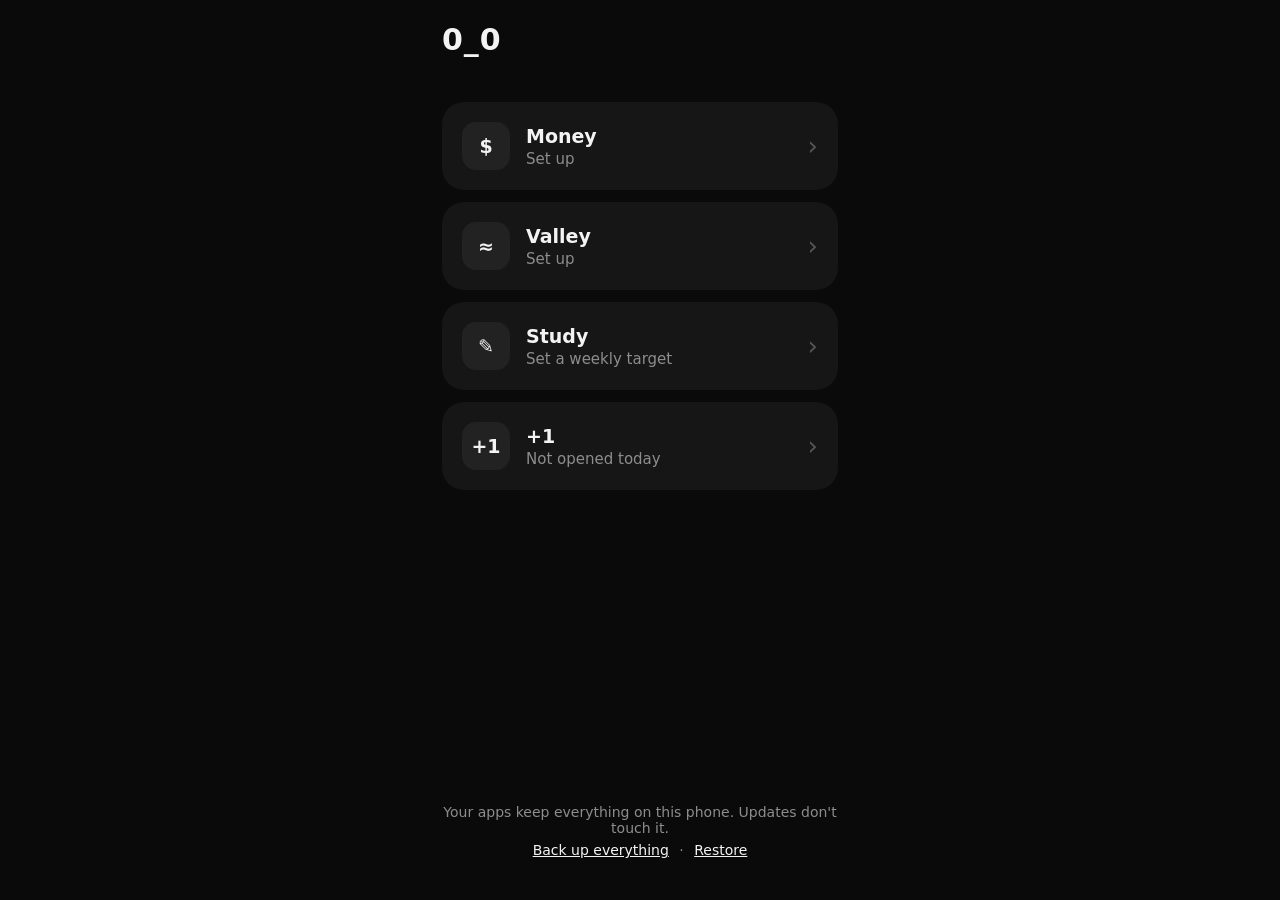
<file: index.html>
<!DOCTYPE html>
<html lang="en">
<head>
<meta charset="utf-8">
<meta name="viewport" content="width=device-width, initial-scale=1, viewport-fit=cover">
<meta name="theme-color" content="#0a0a0a">
<title>0_0</title>
<link rel="manifest" href="manifest.json">
<link rel="icon" href="icon-192.png">
<link rel="apple-touch-icon" href="icon-192.png">
<style>
  :root { --bg: #0a0a0a; --card: #161616; --line: #232323; --text: #f3f3f3; --muted: #8d8d8d; --dim: #3d3d3d; --green: #3ecf8e; --amber: #e8a857; }
  * { box-sizing: border-box; }
  html, body { margin: 0; height: 100%; }
  body { background: var(--bg); color: var(--text); font-family: system-ui, -apple-system, "Segoe UI", Roboto, sans-serif; -webkit-tap-highlight-color: transparent; }
  main { max-width: 440px; min-height: 100%; margin: 0 auto; display: flex; flex-direction: column; padding: calc(22px + env(safe-area-inset-top)) 22px calc(22px + env(safe-area-inset-bottom)); }
  .mark { font-size: 30px; font-weight: 700; letter-spacing: 1px; min-height: 40px; }
  .mark.dim { color: var(--dim); letter-spacing: -1px; }
  .apps { margin-top: 40px; display: flex; flex-direction: column; gap: 12px; }
  .app { display: flex; align-items: center; gap: 16px; padding: 20px; border-radius: 22px; background: var(--card); color: inherit; text-decoration: none; }
  .app:active { transform: scale(.985); }
  .ic { flex: none; width: 48px; height: 48px; border-radius: 14px; display: grid; place-items: center; background: #222; font-size: 19px; font-weight: 700; }
  .app div { flex: 1; min-width: 0; }
  .app b { display: block; font-size: 19px; }
  .app small { display: block; margin-top: 3px; font-size: 15px; color: var(--muted); }
  .go { color: #555; font-size: 26px; }
  .green { color: var(--green) !important; } .amber { color: var(--amber) !important; }
  .stack { margin-top: 60px; font-size: 52px; font-weight: 700; letter-spacing: -1.5px; line-height: 1.05; color: var(--green); }
  .quiet .app { opacity: .45; }
  .backup { margin-top: auto; padding-top: 30px; text-align: center; font-size: 14px; color: var(--muted); }
  .backup button { font: inherit; color: var(--text); background: none; border: none; text-decoration: underline; padding: 6px; }
</style>
</head>
<body>
<main>
  <div class="mark" id="face">0_0</div>
  <div class="stack" id="stack" hidden></div>
  <div class="apps" id="apps">
    <a class="app" href="money/"><span class="ic">$</span><div><b>Money</b><small id="moneyLine">&nbsp;</small></div><span class="go">›</span></a>
    <a class="app" href="valley/"><span class="ic">≈</span><div><b>Valley</b><small id="valleyLine">&nbsp;</small></div><span class="go">›</span></a>
    <a class="app" href="study/"><span class="ic">✎</span><div><b>Study</b><small id="studyLine">&nbsp;</small></div><span class="go">›</span></a>
    <a class="app" href="plusone/"><span class="ic">+1</span><div><b>+1</b><small id="plusLine">&nbsp;</small></div><span class="go">›</span></a>
  </div>
  <p class="backup">Your apps keep everything on this phone. Updates don't touch it.<br>
    <button id="save">Back up everything</button> · <button id="load">Restore</button></p>
</main>
<input type="file" id="file" accept="application/json,.json" hidden>
<script src="money/money.js"></script>
<script>
  // The start screen: one line per app, so most days you don't need to open any of them.
  // Money's line is worked out fresh. Valley, Study and +1 each leave a line when you open them.
  function render() {
    const m = document.getElementById('moneyLine'), p = document.getElementById('plusLine'), st = document.getElementById('studyLine'), face = document.getElementById('face');
    const s = load();
    face.textContent = '0_0'; face.className = 'mark';
    if (!s || !validState(s)) m.textContent = 'Set up';
    else {
      const st = getStatus(s);
      if (st.anyDue || !st.act) { m.textContent = 'Time to log'; m.className = ''; }
      else if (st.chillin) { m.textContent = 'You’re chillin'; m.className = 'green'; face.textContent = '-_-'; face.className = 'mark dim'; }
      else {
        const w = thisWeek(st);
        m.className = '';
        m.innerHTML = w.hours + ' hrs this week · ' + (w.ahead > 0 ? '<span class="green">' + w.ahead + ' ahead</span>'
          : w.ahead < 0 ? '<span class="amber">' + -w.ahead + ' behind</span>' : 'on track');
      }
    }
    // Study and +1 each leave a line behind when you open them.
    const read = k => { try { return JSON.parse(localStorage.getItem(k)); } catch { return null; } };
    const now = new Date(), day = Date.UTC(now.getFullYear(), now.getMonth(), now.getDate()) / 864e5;
    const monday = new Date((day - ((new Date(day * 864e5).getUTCDay() + 6) % 7)) * 864e5).toISOString().slice(0, 10);
    const sl = read('0_0-line-study'), sThisWeek = !!(sl && sl.week === monday);   // Study runs Mon–Sun
    st.textContent = sThisWeek ? sl.text : sl ? 'New week' : 'Set a weekly target';
    st.className = sThisWeek && sl.done ? 'green' : '';
    let line = read('plus-one-line');
    const pd = new Date(Date.now() - 4 * 36e5), plusToday = Date.UTC(pd.getFullYear(), pd.getMonth(), pd.getDate()) / 864e5;   // +1's day ends at 4 AM
    const fresh = line && line.day === plusToday;
    p.textContent = fresh ? line.text : 'Not opened today';
    // Valley leaves its line too. The days to Dam Day are counted fresh, so an old line still reads right.
    const vl = read('0_0-line-valley'), v = document.getElementById('valleyLine');
    let vQuiet = false;
    v.className = '';
    if (!localStorage.getItem('0_0-valley-v1') || !vl || !vl.split) v.textContent = 'Set up';
    else {
      const left = Math.round((Date.UTC(+vl.split.slice(0, 4), +vl.split.slice(5, 7) - 1, +vl.split.slice(8, 10)) / 864e5) - day);
      if (left <= 0) { v.textContent = 'Dam Day: time to split'; v.className = 'amber'; }
      else if (vl.kind === 'check') { v.textContent = vl.note + ' · Dam Day in ' + left + (left === 1 ? ' day' : ' days'); v.className = 'amber'; }
      else { v.textContent = 'On track · Dam Day in ' + left + (left === 1 ? ' day' : ' days'); vQuiet = true; }
    }

    // Chillin stacks, but only when every app is quiet at once.
    const quiet = [m.textContent === 'You’re chillin', vQuiet, !!(sThisWeek && sl.done), !!(fresh && line.done)];
    const all = quiet.every(Boolean), n = quiet.length;
    const LEVELS = ['', 'You’re chillin', 'You’re hecka chillin', 'You’re mega chillin bruh'];
    document.getElementById('stack').hidden = !all;
    document.getElementById('stack').innerHTML = all ? (LEVELS[n] || LEVELS[3]).replace(' ch', '<br>ch') : '';
    document.getElementById('apps').className = 'apps' + (all ? ' quiet' : '');
    if (all) { face.textContent = '-_-'; face.className = 'mark dim'; }
  }
  // One file with everything the apps have saved, so an update or a wiped browser can't lose it.
  const KEYS = ['0_0-money-v1', '0_0-valley-v1', '0_0-study-v1', 'plus-one-v1', 'plus-one-trackers-v1'];
  document.getElementById('save').onclick = () => {
    const data = { app: '0_0', kind: 'everything', exported: new Date().toISOString().slice(0, 10), keys: {} };
    for (const k of KEYS) { const v = localStorage.getItem(k); if (v) data.keys[k] = v; }
    const a = document.createElement('a');
    a.href = URL.createObjectURL(new Blob([JSON.stringify(data, null, 1)], { type: 'application/json' }));
    a.download = '0_0-backup-' + data.exported + '.json';
    a.click();
    setTimeout(() => URL.revokeObjectURL(a.href), 1000);
  };
  document.getElementById('load').onclick = () => document.getElementById('file').click();
  document.getElementById('file').onchange = e => {
    const f = e.target.files[0];
    if (!f) return;
    f.text().then(t => {
      let d; try { d = JSON.parse(t); } catch {}
      // A single app's backup carries its kind; Valley's goes back to Valley, never into Money.
      const keys = d && (d.keys || (d.state ? { [d.kind === 'valley' ? '0_0-valley-v1' : '0_0-money-v1']: JSON.stringify(d.state) } : null));
      if (!keys) return alert('That file isn’t a 0_0 backup.');
      if (!confirm('Replace what’s on this phone with the backup from ' + (d.exported || 'that file') + '?')) return;
      for (const [k, v] of Object.entries(keys)) localStorage.setItem(k, v);
      render();
      alert('Restored.');
    }).finally(() => { e.target.value = ''; });
  };

  render();
  document.addEventListener('visibilitychange', () => { if (!document.hidden) render(); });
  window.addEventListener('pageshow', render);
  if ('serviceWorker' in navigator && location.protocol.startsWith('http')) navigator.serviceWorker.register('sw.js').catch(() => {});
</script>
</body>
</html>
</file>
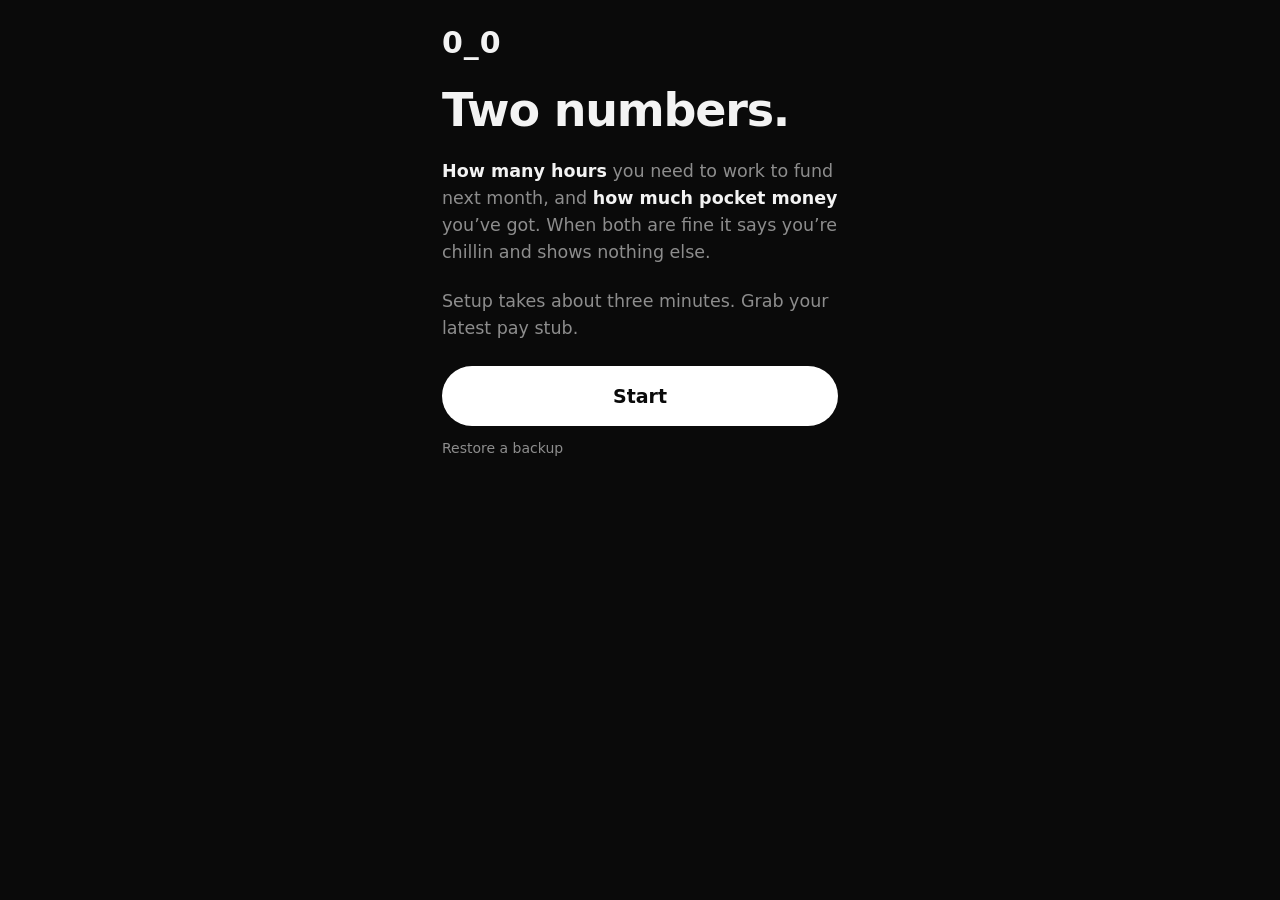
<file: money/index.html>
<!DOCTYPE html>
<html lang="en">
<head>
<meta charset="utf-8">
<meta name="viewport" content="width=device-width, initial-scale=1, viewport-fit=cover">
<meta name="theme-color" content="#0a0a0a">
<title>0_0</title>
<link rel="manifest" href="../manifest.json">
<link rel="icon" href="../icon-192.png">
<link rel="apple-touch-icon" href="../icon-192.png">
<style>
  :root {
    --bg: #0a0a0a; --card: #1a1a1a; --line: #232323; --text: #f3f3f3; --muted: #8d8d8d; --dim: #3d3d3d;
    --green: #3ecf8e; --green-faint: rgba(62, 207, 142, .34); --amber: #e8a857; --red: #e5645e; --track: #262626;
  }
  * { box-sizing: border-box; }
  [hidden] { display: none !important; }
  html, body { margin: 0; height: 100%; }
  body {
    background: var(--bg); color: var(--text);
    font-family: system-ui, -apple-system, "Segoe UI", Roboto, sans-serif;
    font-variant-numeric: tabular-nums;
    -webkit-tap-highlight-color: transparent;
  }
  button { font: inherit; color: inherit; background: none; border: none; padding: 0; cursor: pointer; }
  input { font: inherit; color: inherit; }
  p { margin: 0; }
  h1, h2 { margin: 0; }

  .screen {
    max-width: 440px; min-height: 100%; margin: 0 auto;
    display: flex; flex-direction: column;
    padding: calc(22px + env(safe-area-inset-top)) 22px calc(22px + env(safe-area-inset-bottom));
  }
  .screen.reveal { animation: reveal .5s ease-out; }
  @keyframes reveal { from { opacity: 0; transform: translateY(8px); } to { opacity: 1; transform: none; } }
  .spacer { flex: 1; min-height: 24px; }
  .c { text-align: center; }
  .green { color: var(--green); } .amber { color: var(--amber); } .red { color: var(--red); }

  /* Top bar: the face and the gear */
  .top { display: flex; justify-content: space-between; align-items: center; min-height: 40px; }
  .mark { font-size: 30px; font-weight: 700; letter-spacing: 1px; color: inherit; text-decoration: none; }
  .top.dim { color: var(--dim); }
  .top.dim .mark { letter-spacing: -1px; }
  .icon { display: grid; place-items: center; width: 44px; height: 44px; margin: -10px -10px -10px 0; color: inherit; }
  .head { display: flex; align-items: center; gap: 10px; min-height: 40px; }
  .head .icon { margin: -10px 0 -10px -10px; color: #ddd; }
  .head h2 { font-size: 23px; font-weight: 700; }

  /* Home */
  .label { font-size: 12px; letter-spacing: 1.7px; text-transform: uppercase; color: var(--muted); font-weight: 600; }
  .hero { margin-top: 48px; text-align: center; }
  .big { display: flex; justify-content: center; align-items: baseline; gap: 6px; margin-top: 10px; }
  .big b { font-size: 104px; font-weight: 700; letter-spacing: -4px; line-height: 1; }
  .big span { font-size: 36px; font-weight: 600; color: #9a9a9a; }
  .big.word b { font-size: 64px; letter-spacing: -2px; }
  .sub { margin-top: 12px; font-size: 18px; color: var(--muted); text-align: center; }
  .sub b { color: var(--text); font-weight: 600; }
  .bar { position: relative; height: 12px; margin-top: 36px; border-radius: 6px; background: var(--track); }
  .bar i { position: absolute; top: 0; bottom: 0; }
  .bar .paid { left: 0; border-radius: 6px 0 0 6px; background: var(--green); }
  .bar .logged { background: var(--green-faint); }
  .bar .gap { width: 3px; margin-left: -1.5px; background: var(--bg); }
  .bar .now { top: -4px; bottom: -4px; border: 1.5px solid rgba(255, 255, 255, .6); border-radius: 8px; }
  .barl { display: flex; justify-content: space-between; margin-top: 12px; font-size: 15px; color: var(--muted); }
  .wkbar { height: 8px; margin: 18px auto 0; max-width: 260px; border-radius: 4px; background: #262626; overflow: hidden; }
  .wkbar i { display: block; height: 100%; border-radius: 4px; background: var(--green); }
  .field.stack select { width: 100%; background: none; border: none; outline: none; color: var(--text); font: inherit; font-size: 22px; font-weight: 700; padding: 6px 0; color-scheme: dark; }
  .cover { position: fixed; inset: 0; z-index: 5; background: var(--bg); overflow: hidden; transition: background .6s .25s; }
  .cover-in { max-width: 440px; height: 100%; margin: 0 auto; display: flex; flex-direction: column; padding: calc(22px + env(safe-area-inset-top)) 22px calc(96px + env(safe-area-inset-bottom)); transition: opacity .45s, transform .6s; }
  .cover.part { background: rgba(10, 10, 10, 0); pointer-events: none; }
  .cover.part .cover-in { opacity: 0; transform: translateY(-60px); }
  .fluff { position: absolute; left: 0; right: 0; bottom: 0; height: 110px; cursor: pointer; }
  .puff { position: absolute; bottom: -60px; margin-left: -60px; border-radius: 50%; background: radial-gradient(circle at 45% 40%, rgba(255, 255, 255, .17), rgba(255, 255, 255, .06) 55%, rgba(255, 255, 255, 0) 70%); transition: transform 1.05s cubic-bezier(.2, .7, .2, 1), opacity 1s; }
  .weeks { display: flex; gap: 6px; margin-top: 30px; }
  .wk { flex: 1; min-width: 0; padding: 9px 4px 10px; border-radius: 14px; background: var(--card); text-align: center; border: 1.5px solid transparent; }
  .wk span { display: block; font-size: 11.5px; color: var(--muted); white-space: nowrap; }
  .wk b { display: block; margin-top: 3px; font-size: 22px; font-weight: 700; }
  .wk.next b { color: #5a5a5a; }
  .wk.now { border-color: rgba(255, 255, 255, .7); }
  .wk.ok b { color: var(--green); }
  .wk.planned { border-style: dashed; border-color: #555; }
  .wk.now.planned { border-color: rgba(255, 255, 255, .7); }
  button.wk { font: inherit; color: inherit; }
  .wk.short b { color: var(--amber); }
  .legend { display: flex; gap: 16px; margin-top: 10px; font-size: 13px; color: var(--muted); }
  .legend i { display: inline-block; width: 9px; height: 9px; margin-right: 6px; border-radius: 3px; }
  .notes { margin-top: 18px; display: flex; flex-direction: column; gap: 8px; font-size: 14.5px; line-height: 1.45; color: var(--muted); text-align: center; }
  hr { width: 100%; margin: 26px 0 22px; border: 0; border-top: 1px solid var(--line); }
  .pocket { margin-top: 8px; font-size: 64px; font-weight: 700; letter-spacing: -2px; line-height: 1; text-align: center; }
  .asof { margin-top: 18px; font-size: 13px; color: #5c5c5c; text-align: center; }
  .btn { width: 100%; height: 60px; border-radius: 30px; background: #fff; color: #0a0a0a; font-size: 19px; font-weight: 600; }
  .btn:active, .ghost:active { transform: scale(.98); }
  .ghost { width: 100%; height: 56px; border-radius: 28px; border: 1.5px solid #3a3a3a; font-size: 17px; font-weight: 600; }
  .say { text-align: center; }
  .say h1 { font-size: 46px; font-weight: 700; letter-spacing: -1.2px; line-height: 1.08; }
  .say p { margin-top: 22px; font-size: 17.5px; line-height: 1.55; color: var(--muted); }
  .chill h1 { font-size: 60px; letter-spacing: -2px; line-height: 1.02; color: var(--green); }
  .chill p { margin-top: 28px; font-size: 18.5px; line-height: 1.6; }
  .foot { display: block; width: 100%; padding: 8px; font-size: 14px; line-height: 1.6; color: #5a5a5a; text-align: center; }
  .card { background: var(--card); border-radius: 20px; padding: 16px 20px; }

  /* Log, settings, setup */
  .sec { margin-top: 28px; }
  .sec > .label { display: block; margin-bottom: 10px; }
  .field { display: flex; align-items: baseline; gap: 4px; background: var(--card); border-radius: 20px; padding: 14px 20px; border: 1.5px solid transparent; }
  .field:focus-within { border-color: #333; }
  .field input { flex: 1; width: 100%; min-width: 0; background: none; border: none; outline: none; font-size: 40px; font-weight: 700; letter-spacing: -1px; caret-color: var(--green); padding: 0; }
  .field input::placeholder { color: #3a3a3a; }
  .field .pre { font-size: 34px; font-weight: 700; color: #5a5a5a; }
  .field .r { font-size: 15px; color: var(--muted); white-space: nowrap; }
  .field.unknown input { color: var(--muted); }
  .pair { display: flex; gap: 10px; }
  .pair .field { min-width: 0; padding: 14px 16px; }
  .field.stack { flex-direction: column; align-items: stretch; gap: 2px; }
  .field.stack small { font-size: 12px; color: var(--muted); }
  .field.stack .in { display: flex; align-items: baseline; gap: 4px; }
  .pair .field input { font-size: 30px; }
  .pair .field .pre { font-size: 26px; }
  .pair .field:first-child { flex: 1.7; }
  .pair .field:last-child { flex: 1; }
  .hint { margin-top: 8px; font-size: 13.5px; line-height: 1.5; color: var(--muted); }
  .link { margin-top: 10px; font-size: 14px; color: var(--muted); text-align: left; }
  .link.inline { margin: 0 0 0 6px; color: var(--text); text-decoration: underline; font-size: inherit; }
  .sheet { position: fixed; inset: 0; z-index: 10; display: flex; align-items: flex-end; background: rgba(0, 0, 0, .6); }
  .panel { width: 100%; max-width: 440px; margin: 0 auto; padding: 22px 22px calc(22px + env(safe-area-inset-bottom)); border-radius: 22px 22px 0 0; background: #151515; border-top: 1px solid var(--line); }
  .panel .field { background: #0f0f0f; }
  .err { margin-top: 14px; font-size: 14px; line-height: 1.5; color: var(--red); }
  .warn { margin-top: 14px; font-size: 14px; line-height: 1.5; color: var(--amber); }
  .done-all { margin-top: 28px; font-size: 16px; color: var(--muted); }
  .total { font-size: 50px; font-weight: 700; letter-spacing: -1.5px; margin-top: 6px; }
  .line { display: flex; gap: 8px; margin-top: 8px; }
  .line input { min-width: 0; height: 48px; background: var(--card); border: 1.5px solid transparent; border-radius: 14px; padding: 0 14px; font-size: 16px; outline: none; }
  .line input:focus { border-color: #333; }
  .line .name { flex: 1; }
  .line .amt { width: 110px; text-align: right; }
  .line .x { width: 40px; color: var(--muted); font-size: 18px; }
  .line .fixed { flex: 1; display: flex; align-items: center; padding: 0 14px; color: var(--muted); font-size: 16px; }
  .add { width: 100%; height: 46px; margin-top: 8px; border: 1px dashed #3a3a3a; border-radius: 14px; color: var(--muted); font-size: 15px; }
  .info { margin-top: 14px; background: var(--card); border-radius: 20px; padding: 16px 20px; }
  .info .v { margin-top: 6px; font-size: 26px; font-weight: 700; }
  .info .v small { font-size: 15px; font-weight: 500; color: var(--muted); }
  .dates { display: grid; grid-template-columns: 1fr 1fr; gap: 10px; }
  .date { display: block; background: var(--card); border-radius: 16px; padding: 10px 14px; }
  .date span { display: block; font-size: 12px; color: var(--muted); }
  .date input { width: 100%; margin-top: 4px; background: none; border: none; outline: none; font-size: 17px; color-scheme: dark; padding: 0; }
  .date.wide { grid-column: 1 / -1; }
  .steps { display: flex; gap: 6px; }
  .steps i { width: 22px; height: 4px; border-radius: 2px; background: #2a2a2a; }
  .steps i.on { background: var(--green); }
  .intro { font-size: 17px; line-height: 1.55; color: var(--muted); margin-top: 14px; }
  .intro b { color: var(--text); font-weight: 600; }
  .acts { display: flex; gap: 10px; }
  .acts .ghost { flex: 1; }
  .acts .btn { flex: 1.6; }
</style>
</head>
<body>
<main id="app">
  <section class="screen" id="home"></section>
  <section class="screen" id="log" hidden></section>
  <section class="screen" id="settings" hidden></section>
  <section class="screen" id="setup" hidden></section>
</main>
<input type="file" id="importFile" accept="application/json,.json" hidden>
<script src="money.js"></script>
</body>
</html>
</file>
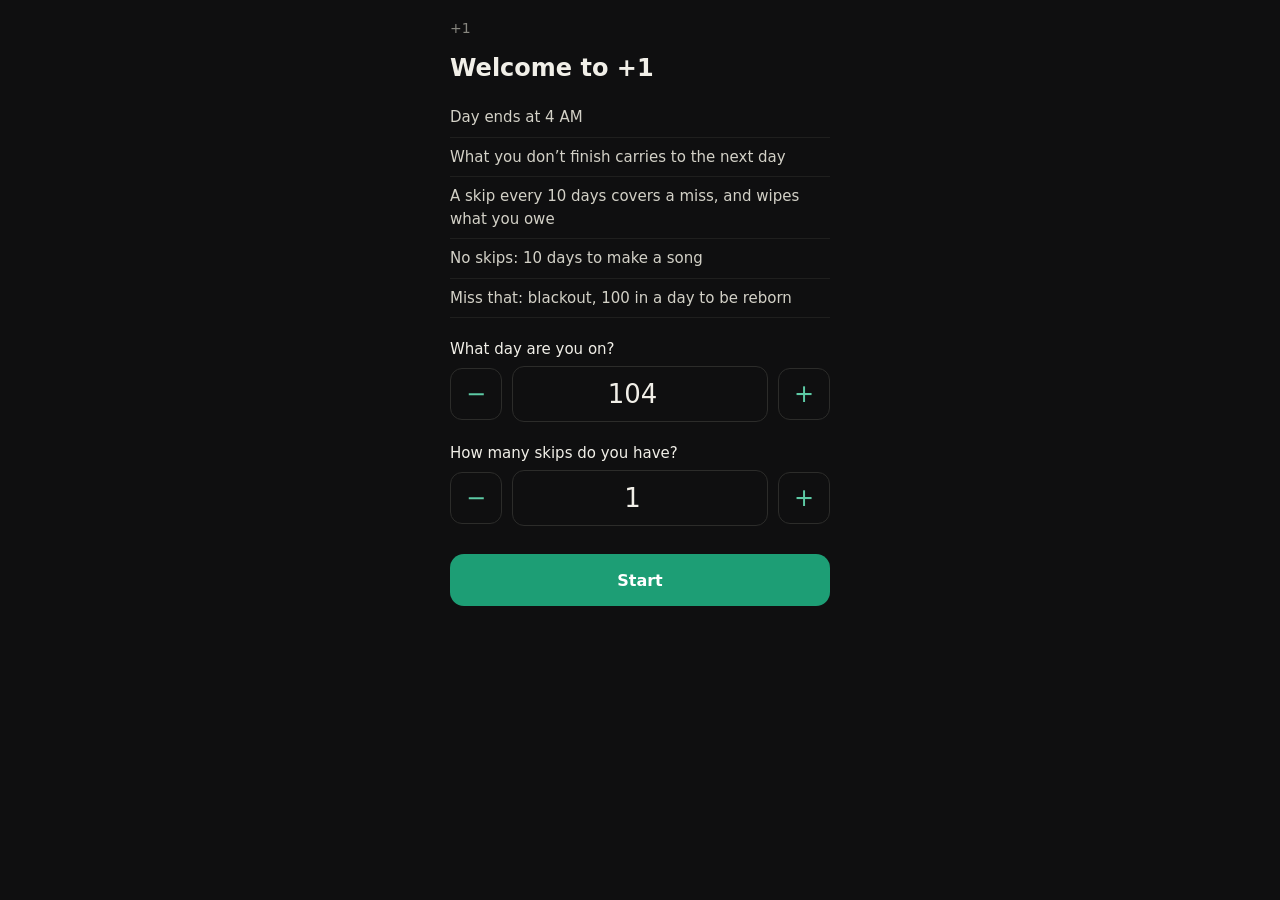
<file: plusone/index.html>
<!DOCTYPE html>
<html lang="en">
<head>
<meta charset="utf-8">
<meta name="viewport" content="width=device-width, initial-scale=1, viewport-fit=cover">
<meta name="theme-color" content="#0f0f10">
<title>+1</title>
<link rel="manifest" href="manifest.json">
<link rel="icon" href="icon-192.png">
<link rel="apple-touch-icon" href="icon-192.png">
<style>
  @property --p { syntax: '<number>'; inherits: true; initial-value: 0; }
  :root {
    --bg: #0f0f10; --card: #1b1b1c; --line: #2c2c2a; --text: #f1efe8; --muted: #888780;
    --mint: #1D9E75; --mint-hi: #5DCAA5;
    --red-line: #A32D2D; --red-bg: #2a1515; --red-text: #F09595;
    --violet: #534AB7; --violet-hi: #AFA9EC; --violet-bg: #1a1833; --violet-text: #CECBF6;
  }
  body.blackout { --bg: #000; --card: #000; --line: #262626; --mint: #e8e6df; --mint-hi: #e8e6df; }
  * { box-sizing: border-box; }
  [hidden] { display: none !important; }
  html, body { margin: 0; height: 100%; }
  body {
    background: var(--bg); color: var(--text);
    font-family: system-ui, -apple-system, "Segoe UI", Roboto, sans-serif;
    -webkit-tap-highlight-color: transparent; user-select: none; transition: background .6s;
  }
  main, .inner {
    max-width: 420px; min-height: 100%; margin: 0 auto;
    display: flex; flex-direction: column;
    padding: calc(20px + env(safe-area-inset-top)) 20px calc(20px + env(safe-area-inset-bottom));
  }
  p { margin: 0; }
  button { font: inherit; color: inherit; }
  .top { display: flex; justify-content: space-between; align-items: center; font-size: 14px; color: var(--muted); }
  .right { display: flex; align-items: center; gap: 12px; }
  .dots { display: flex; align-items: center; gap: 5px; }
  .dot { width: 9px; height: 9px; border-radius: 50%; background: var(--mint-hi); }
  .dot.none { background: none; border: 1px solid #444441; }
  .icon { display: grid; place-items: center; width: 36px; height: 36px; margin: -8px -8px -8px 0; padding: 0; border: none; background: none; color: var(--muted); }
  h1 { margin: 18px 0 0; font-size: 48px; font-weight: 600; letter-spacing: -1px; line-height: 1.1; }
  .sub { margin-top: 4px; font-size: 15px; color: var(--muted); }

  .strip { margin-top: 16px; padding: 10px 12px; border-radius: 12px; border: 1px solid var(--red-line); background: var(--red-bg); color: var(--red-text); font-size: 14px; }

  .song { display: flex; align-items: center; gap: 14px; margin-top: 16px; padding: 12px 14px; border-radius: 14px; border: 1px solid var(--violet); background: var(--violet-bg); transition: opacity .5s, transform .5s; }
  .song.gone { opacity: 0; transform: scale(.96); }
  .song-t { font-size: 16px; font-weight: 600; color: var(--violet-text); }
  .song-s { margin-top: 2px; font-size: 14px; color: var(--violet-hi); }
  #note {
    position: relative; flex: none; width: 54px; height: 54px; padding: 0; border-radius: 50%;
    border: 2px solid var(--violet-hi); background: var(--violet); color: #EEEDFE;
    display: grid; place-items: center; animation: glow 2.4s ease-in-out infinite;
  }
  #note.armed { animation-duration: .7s; }
  #note:active { transform: scale(.94); }
  @keyframes glow {
    0%, 100% { box-shadow: 0 0 10px 1px rgba(175,169,236,.3); }
    50% { box-shadow: 0 0 0 5px rgba(175,169,236,.12), 0 0 26px 6px rgba(175,169,236,.55); }
  }
  .ring { position: absolute; inset: -2px; border-radius: 50%; border: 2px solid var(--violet-hi); animation: ring .9s ease-out forwards; pointer-events: none; }
  @keyframes ring { to { transform: scale(3.2); opacity: 0; } }
  .flynote { position: absolute; left: 50%; top: 50%; color: var(--violet-text); font-size: 20px; pointer-events: none; animation: flynote 1.1s ease-out forwards; }
  @keyframes flynote {
    from { transform: translate(-50%, -50%) scale(.6); opacity: 1; }
    to { transform: translate(calc(-50% + var(--dx)), calc(-50% + var(--dy))) scale(1.2) rotate(var(--r)); opacity: 0; }
  }

  #btn {
    --p: 0;
    position: relative; flex: 1; min-height: 300px; margin-top: 20px; padding: 0;
    border: 1px solid var(--line); border-radius: 28px; background: var(--card);
    overflow: hidden; isolation: isolate;
    touch-action: none;
    transition: --p .35s cubic-bezier(.2,.8,.2,1), border-color .3s, transform .08s;
  }
  #btn:active { transform: scale(.985); }
  #btn.missed { border: 2px solid #E24B4A; }
  #btn.complete { border-color: var(--mint-hi); }
  #btn.rest { border-color: #3C3489; }
  #btn.rest .fill { background: var(--violet); }
  #btn.rested { border-color: var(--violet-hi); }
  #btn.rested #restL { color: #EEEDFE; }
  #btn.rested #restL small { color: var(--violet-text); }
  #btn.burst::after { content: ''; position: absolute; inset: 0; border-radius: inherit; animation: burst .8s ease-out; pointer-events: none; }
  @keyframes burst { from { box-shadow: inset 0 0 0 0 rgba(255,255,255,.5); } to { box-shadow: inset 0 0 0 40px rgba(255,255,255,0); } }
  .fill { position: absolute; left: 0; right: 0; bottom: 0; height: calc(var(--p) * 100%); background: var(--mint); }
  .lbl { position: absolute; left: 50%; display: flex; flex-direction: column; align-items: center; line-height: 1; font-variant-numeric: tabular-nums; pointer-events: none; }
  .lbl small { margin-top: 6px; font-size: 14px; display: flex; align-items: center; gap: 4px; }
  #leftL { top: clamp(44px, calc((1 - var(--p)) * 50%), calc(100% - 44px)); transform: translate(-50%, -50%); color: var(--muted); }
  #leftL b { font-size: 36px; font-weight: 600; }
  #doneL { bottom: clamp(60px, calc(var(--p) * 50%), calc(100% - 60px)); transform: translate(-50%, 50%); }
  #doneL b { font-size: 84px; font-weight: 600; letter-spacing: -2px; }
  #restL { position: absolute; inset: 0; display: flex; flex-direction: column; align-items: center; justify-content: center; gap: 8px; color: var(--violet-hi); pointer-events: none; }
  #restL b { font-size: 26px; font-weight: 600; color: var(--text); }
  #restL small { font-size: 14px; color: var(--muted); }
  .plus { position: absolute; font-size: 22px; font-weight: 600; pointer-events: none; animation: plus .7s ease-out forwards; }
  @keyframes plus { from { transform: translate(-50%, -50%); opacity: 1; } to { transform: translate(-50%, -140%); opacity: 0; } }
  body.blackout .lbl, body.blackout .plus { color: #fff; mix-blend-mode: difference; }

  /* Hold and slide: the button turns amber, fizzes at the edges, and shows how many you're adding */
  #slide { position: absolute; inset: 0; z-index: 3; display: none; flex-direction: column; align-items: center; justify-content: center; border-radius: inherit; background: #E8A857; color: #1a1204; pointer-events: none; overflow: hidden; }
  #btn.live #slide { display: flex; }
  #slide b { font-size: 96px; font-weight: 700; letter-spacing: -3px; line-height: 1; font-variant-numeric: tabular-nums; }
  #slide small { margin-top: 10px; font-size: 15px; font-weight: 600; opacity: .75; }
  .row { display: flex; gap: 8px; margin-top: 12px; }
  .pill.best { margin-left: auto; color: var(--text); }
  .pill.best small { color: var(--muted); margin-left: 6px; }
  .hist { margin: 16px 0 0; padding: 0; list-style: none; max-height: 50vh; overflow-y: auto; }
  .hist li { display: flex; align-items: center; gap: 12px; padding: 8px 0; font-size: 15px; color: var(--muted); }
  .hist li span { width: 92px; flex: none; }
  .hist li i { height: 10px; border-radius: 5px; background: var(--mint); }
  .hist li b { color: var(--text); font-weight: 600; min-width: 28px; }
  .pill { padding: 8px 18px; border: 1px solid var(--line); border-radius: 999px; background: none; color: var(--muted); font-size: 15px; }
  .pill:active { transform: scale(.94); }

  /* Full-screen pages (settings, onboarding) and the edit sheet */
  .page { position: fixed; inset: 0; z-index: 10; background: #0f0f10; color: var(--text); overflow-y: auto; }
  .sheet { position: fixed; inset: 0; z-index: 10; display: flex; align-items: flex-end; background: rgba(0,0,0,.6); }
  .panel { width: 100%; max-width: 420px; margin: 0 auto; padding: 20px 20px calc(20px + env(safe-area-inset-bottom)); border-radius: 22px 22px 0 0; border-top: 1px solid var(--line); background: var(--card); }
  h2 { margin: 0; font-size: 24px; font-weight: 600; }
  .lab { margin: 22px 0 8px; font-size: 15px; }
  .hint { margin-top: 8px; font-size: 13px; color: var(--muted); line-height: 1.5; }
  .err { margin-top: 8px; font-size: 13px; color: var(--red-text); }
  .cta { width: 100%; height: 52px; margin-top: 16px; border: none; border-radius: 14px; background: #1D9E75; color: #fff; font-size: 16px; font-weight: 600; }
  .cta:active, .ghost:active { transform: scale(.98); }
  .ghost { width: 100%; height: 52px; margin-top: 16px; border: 1px solid var(--line); border-radius: 14px; background: none; color: var(--muted); font-size: 16px; }
  .acts { display: flex; gap: 10px; }
  .num { width: 100%; height: 56px; border: 1px solid var(--line); border-radius: 12px; background: #0f0f10; color: var(--text); font: inherit; font-size: 26px; text-align: center; user-select: text; }
  .seg { display: flex; margin-top: 14px; border: 1px solid var(--line); border-radius: 12px; overflow: hidden; }
  .seg button { flex: 1; height: 42px; border: none; background: none; color: var(--muted); font-size: 15px; }
  .seg button.on { background: #1D9E75; color: #fff; }
  .stepper { display: flex; align-items: center; gap: 10px; }
  .stepper button { flex: none; width: 52px; height: 52px; border: 1px solid var(--line); border-radius: 12px; background: none; color: var(--mint-hi); font-size: 24px; }
  .stepper .num { flex: 1; }
  .rules { margin: 16px 0 0; padding: 0; list-style: none; font-size: 15px; line-height: 1.5; color: #d3d1c7; }
  .rules li { padding: 8px 0; border-bottom: 1px solid #1f1f1e; }
  .slot { display: flex; align-items: center; gap: 8px; margin-top: 8px; padding: 6px 6px 6px 14px; border: 1px solid var(--line); border-radius: 12px; font-size: 15px; }
  .slot > span { flex: 1; color: var(--muted); }
  .slot b { min-width: 52px; text-align: center; font-weight: 600; color: var(--mint-hi); }
  .slot b.r { color: var(--violet-hi); }
  .slot button { width: 40px; height: 40px; border: none; border-radius: 10px; background: #232322; font-size: 20px; }
  .slot button.x { background: none; color: var(--muted); font-size: 18px; }
  .add { width: 100%; height: 44px; margin-top: 8px; border: 1px dashed #444441; border-radius: 12px; background: none; color: var(--muted); font-size: 14px; }

  #flash { position: fixed; inset: 0; z-index: 20; background: #fff; opacity: 0; pointer-events: none; }
  #flash.on { animation: flash 1.4s ease-out; }
  @keyframes flash { from { opacity: 1; } to { opacity: 0; } }
</style>
</head>
<body>
<main>
  <div class="top">
    <a href="../" style="color:inherit;text-decoration:none">+1</a>
    <div class="right">
      <span class="dots" id="dots"></span>
      <button class="icon" id="gear" aria-label="Settings">
        <svg width="20" height="20" viewBox="0 0 24 24" fill="none" stroke="currentColor" stroke-width="1.8" stroke-linecap="round" stroke-linejoin="round"><path d="M10.325 4.317c.426 -1.756 2.924 -1.756 3.35 0a1.724 1.724 0 0 0 2.573 1.066c1.543 -.94 3.31 .826 2.37 2.37a1.724 1.724 0 0 0 1.065 2.572c1.756 .426 1.756 2.924 0 3.35a1.724 1.724 0 0 0 -1.066 2.573c.94 1.543 -.826 3.31 -2.37 2.37a1.724 1.724 0 0 0 -2.572 1.065c-.426 1.756 -2.924 1.756 -3.35 0a1.724 1.724 0 0 0 -2.573 -1.066c-1.543 .94 -3.31 -.826 -2.37 -2.37a1.724 1.724 0 0 0 -1.065 -2.572c-1.756 -.426 -1.756 -2.924 0 -3.35a1.724 1.724 0 0 0 1.066 -2.573c-.94 -1.543 .826 -3.31 2.37 -2.37c1 .608 2.296 .07 2.572 -1.065z"/><path d="M9 12a3 3 0 1 0 6 0a3 3 0 0 0 -6 0"/></svg>
      </button>
    </div>
  </div>
  <h1 id="title">Day 1</h1>
  <p class="sub" id="sub" hidden></p>

  <p class="strip" id="strip" hidden></p>

  <div class="song" id="song" hidden>
    <button id="note" aria-label="Song made">
      <svg width="26" height="26" viewBox="0 0 24 24" fill="none" stroke="currentColor" stroke-width="2" stroke-linecap="round" stroke-linejoin="round"><path d="M3 17a3 3 0 1 0 6 0a3 3 0 0 0 -6 0"/><path d="M13 17a3 3 0 1 0 6 0a3 3 0 0 0 -6 0"/><path d="M9 17v-13h10v13"/><path d="M9 8h10"/></svg>
    </button>
    <div><p class="song-t" id="songT">Make a song</p><p class="song-s" id="songS"></p></div>
  </div>

  <button id="btn">
    <div class="fill"></div>
    <div class="lbl" id="leftL"><b id="leftN"></b><small>left</small></div>
    <div class="lbl" id="doneL"><b id="doneN"></b><small id="doneS">done</small></div>
    <div id="slide"><b id="slideN">+0</b><small id="slideS">slide up to add · down to take off</small></div>
    <div id="restL" hidden>
      <svg width="30" height="30" viewBox="0 0 24 24" fill="none" stroke="currentColor" stroke-width="1.8" stroke-linecap="round" stroke-linejoin="round"><path d="M12 3c.132 0 .263 0 .393 0a7.5 7.5 0 0 0 7.92 12.446a9 9 0 1 1 -8.313 -12.454z"/></svg>
      <b id="restT">Rest day</b><small id="restS"></small>
    </div>
  </button>
  <div class="row"><button class="pill" id="undo" aria-label="Remove one">−1</button><button class="pill" id="editBtn">Edit</button><button class="pill best" id="bestBtn" hidden></button></div>
</main>

<div class="sheet" id="edit" hidden>
  <div class="panel">
    <h2>Edit</h2>
    <div class="seg"><button id="eToday">Today</button><button id="eYest">Yesterday</button></div>
    <input class="num" id="eNum" type="number" inputmode="numeric" min="0" style="margin-top: 14px">
    <p class="hint" id="eHint"></p>
    <p class="err" id="eErr" hidden></p>
    <div class="acts"><button class="ghost" id="eCancel">Cancel</button><button class="cta" id="eSave">Save</button></div>
  </div>
</div>

<div class="sheet" id="hist" hidden>
  <div class="panel">
    <h2 id="hBest">Best set</h2>
    <p class="hint" id="hSub"></p>
    <ul class="hist" id="hList"></ul>
    <div id="hEdit" hidden>
      <p class="lab" id="hEditLab"></p>
      <input class="num" id="hEditN" type="number" inputmode="numeric" min="0">
      <div class="acts"><button class="ghost" id="hEditDel">Delete</button><button class="cta" id="hEditSave">Save</button></div>
    </div>
    <p class="hint" id="hHint">Your best set each day. A slide counts as one set, and so do quick taps in a row. Tap a day to fix it.</p>
    <button class="ghost" id="hClose">Close</button>
  </div>
</div>

<div class="page" id="settings" hidden>
  <div class="inner">
    <div class="top"><span>Settings</span>
      <button class="icon" id="sClose" aria-label="Close"><svg width="22" height="22" viewBox="0 0 24 24" fill="none" stroke="currentColor" stroke-width="2" stroke-linecap="round"><path d="M18 6l-12 12"/><path d="M6 6l12 12"/></svg></button>
    </div>
    <p class="lab" id="sLab">Rule</p>
    <div id="slots"></div>
    <button class="add" id="sAdd">Add day</button>
    <p class="hint">Starts tomorrow from today's number. Rest means nothing is due that day.</p>
    <button class="cta" id="sSave">Save rule</button>
  </div>
</div>

<div class="page" id="onboard" hidden>
  <div class="inner">
    <div class="top"><span>+1</span></div>
    <h2 style="margin-top: 18px">Welcome to +1</h2>
    <ul class="rules">
      <li>Day ends at 4 AM</li>
      <li>What you don’t finish carries to the next day</li>
      <li>A skip every 10 days covers a miss, and wipes what you owe</li>
      <li>No skips: 10 days to make a song</li>
      <li>Miss that: blackout, 100 in a day to be reborn</li>
    </ul>
    <p class="lab">What day are you on?</p>
    <div class="stepper"><button data-step="oDay" data-d="-1">−</button><input class="num" id="oDay" type="number" inputmode="numeric" min="1"><button data-step="oDay" data-d="1">+</button></div>
    <p class="lab">How many skips do you have?</p>
    <div class="stepper"><button data-step="oSkips" data-d="-1">−</button><input class="num" id="oSkips" type="number" inputmode="numeric" min="0"><button data-step="oSkips" data-d="1">+</button></div>
    <p class="err" id="oErr" hidden></p>
    <button class="cta" id="oStart" style="margin-top: 28px">Start</button>
  </div>
</div>
<div id="flash"></div>

<script>
  const CUTOFF = 4;        // a day ends at 4 AM, so late-night sets count for the day before
  const SONG_DAYS = 10;    // days to make a song after a miss with no skips left
  const BLACKOUT = 100;    // push-ups in one day to be reborn
  const CARRY = true;      // what you don't finish is owed the next day
  const KEY = 'plus-one-v1';
  // Test mode was removed; clear anything it left behind.
  try { localStorage.removeItem('plus-one-mode'); localStorage.removeItem('plus-one-test'); } catch {}

  // Days are whole numbers (days since 1970) so they're easy to compare and count.
  const dayOf = s => Date.UTC(+s.slice(0, 4), +s.slice(5, 7) - 1, +s.slice(8, 10)) / 864e5;
  function today() {
    const d = new Date(Date.now() - CUTOFF * 36e5);
    return Date.UTC(d.getFullYear(), d.getMonth(), d.getDate()) / 864e5;
  }

  // Saved data is where things stood when tracking began (origin), plus what you did since:
  // push-ups per day, songs made and rule changes. Skips, songs, blackout and rebirth are
  // worked out by replaying the days, so fixing a past day just replays with the new number.
  function begin(day, skips) {
    const t = today();
    return {
      v: 3,
      origin: {
        from: t,                 // first day replayed
        start: t - day + 1,      // the date that counts as day 1
        num: day - 1,            // the number before `from`
        skips,
        lastEarned: Math.floor(day / 10) * 10,   // last day number that paid a skip
        lastDone: { n: day - 1, day: day - 1 },  // last completed number and day
        song: null, blackout: false, base: 0, log: [],
      },
      done: {},    // push-ups per date
      songs: [],   // dates a song was marked made
      rules: [],   // [{ at: date, rule: [1, 2, 'rest', ...] }], each takes effect on `at`
      rested: [],  // rest days tapped as done
      sets: {},    // reps in each set, per date: a slide is one set, so are quick taps in a row
      carryFrom: t,// from this day on, what you don't finish is owed the next day
    };
  }
  // The first two versions saved the running totals instead; their targets always equalled the day.
  function migrate(s) {
    if (s.v === 3) {
      s.rested ??= []; s.sets ??= {};
      s.carryFrom ??= today();   // carry-over starts today, so old days keep their old result
      return s;
    }
    if (s.used !== undefined) {
      const n = s.settled + 1 - s.start + 1;
      s.skips = s.blackout ? 0 : Math.max(0, 1 + Math.floor(n / 10) - s.used);
      s.lastEarned = Math.floor(n / 10) * 10;
    }
    const last = s.settled - s.start + 1;
    const lastDone = s.lastDone ?? last;
    return {
      v: 3,
      origin: {
        from: s.settled + 1, start: s.start, num: last, skips: s.skips, lastEarned: s.lastEarned,
        lastDone: { n: lastDone, day: lastDone }, song: s.song, blackout: s.blackout, base: s.base, log: s.log,
      },
      done: s.done, songs: [], rules: [], rested: [], sets: {}, carryFrom: today(),
    };
  }
  function load() {
    try { const s = JSON.parse(localStorage.getItem(KEY)); return s ? migrate(s) : null; }
    catch { return null; }
  }
  function save() {
    try { localStorage.setItem(KEY, JSON.stringify(state)); } catch {}
  }
  let state = load();

  // Walk every day from the origin to `t`. Finished days are decided: a completed day is
  // remembered for rebirth, a missed one uses a skip, then starts a song timer, then (a second
  // miss, or the timer running out) goes to blackout. 100 in a blackout day is a rebirth.
  function replay(t) {
    const o = state.origin;
    const s = {
      start: o.start, skips: o.skips, lastEarned: o.lastEarned, lastDone: { ...o.lastDone },
      song: o.song, blackout: o.blackout, log: o.log.slice(), days: {},
    };
    const changes = new Map(state.rules.map(r => [r.at, r.rule]));
    let num = o.num, rule = [1], ruleFrom = o.from, hold = null, owed = 0;
    const from = state.carryFrom ?? Infinity;

    for (let e = o.from; e <= t; e++) {
      if (changes.has(e)) { rule = changes.get(e); ruleFrom = e; }
      if (s.song !== null && state.songs.includes(e)) { s.song = null; s.log.push([e, 'song']); }
      const n = state.done[e] || 0;
      let day;
      if (s.blackout) {
        day = { kind: 'blackout', target: BLACKOUT };
        if (n >= BLACKOUT) {
          // Tomorrow you redo the last day you completed, with one skip.
          day.kind = 'reborn';
          s.blackout = false;
          s.skips = 1;
          s.lastDone = { n: Math.max(s.lastDone.n, 1), day: Math.max(s.lastDone.day, 1) };
          s.start = e + 2 - s.lastDone.day;
          s.log.push([e, 'rebirth']);
          num = s.lastDone.n;
          hold = e + 1;
        }
      } else if (e === hold) {
        day = { kind: 'work', target: num };
        ruleFrom = e + 1;
      } else {
        const slot = rule[(e - ruleFrom) % rule.length];
        if (slot === 'rest') day = { kind: 'rest' };
        else { num += slot; day = { kind: 'work', target: num }; }
      }
      // What you didn't finish yesterday is added to today, capped at one day's worth so it
      // can't snowball. A skip wipes it. Rest days hold it over untouched.
      day.owed = 0;
      if (CARRY && owed && e >= from && day.kind === 'work') {
        day.owed = owed;
        day.target += owed;
      }
      day.no = e - s.start + 1;
      day.num = num;
      s.days[e] = day;
      if (e === t) break;

      if (day.kind === 'work') {
        if (n >= day.target) { s.lastDone = { n: day.target, day: day.no }; owed = 0; }
        else {
          owed = e >= from ? Math.min(day.target - n, day.num) : 0;   // never more than a day's worth
          if (s.skips > 0) { s.skips--; s.log.push([e, 'skip']); owed = 0; }   // a skip wipes what you owe
          else if (s.song !== null) blackout(s, e);
          else { s.song = e + SONG_DAYS; s.log.push([e, 'song-start']); }
        }
      }
      if (s.song !== null && e >= s.song) blackout(s, e);
      if (s.blackout) owed = 0;   // a blackout is a clean slate
      // A skip on days 10, 20, 30... paid once per number, so repeated days don't pay twice.
      const next = e + 1 - s.start + 1;
      if (!s.blackout && next % 10 === 0 && next > s.lastEarned) { s.skips++; s.lastEarned = next; }
    }
    s.today = s.days[t];
    return s;
  }
  function blackout(s, d) {
    s.blackout = true;
    s.owedCleared = true;
    s.song = null;
    s.skips = 0;
    s.log.push([d, 'blackout']);
  }
  const target = day => day.kind === 'rest' ? 0 : day.target;
  const ruleFor = t => {
    const past = state.rules.filter(r => r.at <= t).sort((a, b) => a.at - b.at);
    return past.length ? past.at(-1).rule : [1];
  };

  const $ = id => document.getElementById(id);
  const CHECK = '<svg width="14" height="14" viewBox="0 0 24 24" fill="none" stroke="currentColor" stroke-width="3" stroke-linecap="round" stroke-linejoin="round"><path d="M5 12l5 5l10 -10"/></svg>';
  let shown = null;

  function render() {
    $('onboard').hidden = !!state;
    if (!state) return showOnboarding();

    const t = today();
    shown = t;
    const s = replay(t), day = s.today;
    const tgt = target(day);
    const n = Math.min(state.done[t] || 0, tgt);
    const dark = day.kind === 'blackout';
    document.body.classList.toggle('blackout', dark);

    const skips = dark ? 0 : s.skips;
    $('dots').innerHTML = 'skips ' + (skips
      ? '<span class="dot"></span>'.repeat(skips)
      : '<span class="dot none"></span>');

    $('sub').hidden = day.kind !== 'blackout' && day.kind !== 'reborn';
    if (dark) {
      $('title').textContent = 'Blackout';
      $('sub').textContent = '100 in a day to be reborn';
    } else if (day.kind === 'reborn') {
      $('title').textContent = 'Reborn';
      $('sub').textContent = 'Back to day ' + s.lastDone.day + ' tomorrow';
    } else {
      $('title').textContent = 'Day ' + day.no;
    }

    const usedSkip = !dark && s.log.some(([d, e]) => d === t - 1 && e === 'skip');
    const owed = !dark && day.owed ? day.owed : 0;
    $('strip').hidden = !usedSkip && !owed;
    if (owed) $('strip').textContent = owed + ' carried over · ' + day.target + ' today (' + day.num + ' + ' + owed + ')';
    else if (usedSkip) $('strip').textContent = 'Day ' + (t - s.start) + ' missed · skip used · ' + skips + ' left';

    const song = s.song !== null && !dark;
    if (song && $('song').hidden) $('song').classList.remove('gone');
    $('song').hidden = !song;
    if (song && !$('note').classList.contains('armed')) {
      const left = s.song - t + 1;
      $('songT').textContent = 'Make a song';
      $('songS').textContent = left === 1 ? 'Last day' : left + ' days left';
    }

    const rest = day.kind === 'rest';
    const rested = rest && state.rested.includes(t);
    const complete = !rest && n >= tgt;
    $('btn').style.setProperty('--p', rest ? +rested : n / tgt);
    $('btn').classList.toggle('complete', complete);
    $('btn').classList.toggle('rest', rest);
    $('btn').classList.toggle('rested', rested);
    $('btn').classList.toggle('missed', usedSkip || song);
    $('restL').hidden = !rest;
    $('leftL').hidden = rest || complete;
    $('doneL').hidden = rest;
    $('leftN').textContent = tgt - n;
    $('doneN').textContent = n;
    $('doneS').innerHTML = complete ? 'done ' + CHECK : 'done';
    if (rest) {
      $('restT').textContent = rested ? 'Rested' : 'Rest day';
      const next = replay(t + 1).today;
      $('restS').textContent = next.kind === 'work' ? next.target + ' tomorrow' : '';
    }
    // One line for the 0_0 start screen.
    const line = dark ? 'Blackout · ' + (tgt - n) + ' left' : rest ? (rested ? 'Rested' : 'Rest day')
      : complete ? 'Day ' + day.no + ' · done' : 'Day ' + day.no + ' · ' + (tgt - n) + ' left';
    try { localStorage.setItem('plus-one-line', JSON.stringify({ day: t, text: line, done: !dark && (complete || rested) })); } catch {}
    const best = bestSet();
    $('bestBtn').hidden = !best;
    if (best) $('bestBtn').innerHTML = 'Best set ' + best.reps + '<small>' + shortDate(best.day) + '</small>';
  }

  function buzz(p) { try { navigator.vibrate && navigator.vibrate(p); } catch {} }
  function pulse(el, cls) { el.classList.remove(cls); void el.offsetWidth; el.classList.add(cls); }

  // Sets: quick taps within 8 seconds of each other count as one set.
  const TAP_GAP = 8000;
  let lastTap = null;
  function addToSets(t, reps, fromTap) {
    const sets = state.sets[t] ||= [];
    if (fromTap && lastTap && lastTap.day === t && Date.now() - lastTap.at < TAP_GAP && sets.length) sets[sets.length - 1] += reps;
    else sets.push(reps);
    lastTap = fromTap ? { day: t, at: Date.now() } : null;
  }
  // Take reps off the most recent sets first (for −1, a slide down, or an edit lower).
  function takeFromSets(t, reps) {
    const sets = state.sets[t] || [];
    while (reps > 0 && sets.length) {
      const k = Math.min(reps, sets[sets.length - 1]);
      sets[sets.length - 1] -= k; reps -= k;
      if (!sets[sets.length - 1]) sets.pop();
    }
    if (!sets.length) delete state.sets[t];
  }
  function bestSet() {
    let best = null;
    for (const [d, sets] of Object.entries(state.sets || {})) for (const r of sets) if (!best || r > best.reps) best = { reps: r, day: +d };
    return best;
  }
  const shortDate = d => new Date(d * 864e5).toLocaleDateString('en-US', { month: 'short', day: 'numeric', timeZone: 'UTC' });

  function tapBtn(e) {
    const t = today(), day = replay(t).today, tgt = target(day), n = state.done[t] || 0;
    // A rest day fills all at once with one tap.
    if (day.kind === 'rest') {
      if (state.rested.includes(t)) { buzz(20); return; }
      state.rested.push(t);
      save();
      render();
      buzz([30, 60, 30]);
      pulse($('btn'), 'burst');
      return;
    }
    if (n >= tgt) { buzz(20); render(); return; }
    state.done[t] = n + 1;
    addToSets(t, 1, true);
    save();
    render();

    const r = $('btn').getBoundingClientRect();
    const plus = document.createElement('span');
    plus.className = 'plus';
    plus.textContent = '+1';
    plus.style.left = (e.clientX ? e.clientX - r.left : r.width / 2) + 'px';
    plus.style.top = (e.clientY ? e.clientY - r.top : r.height / 2) + 'px';
    $('btn').appendChild(plus);
    setTimeout(() => plus.remove(), 700);

    if (n + 1 >= tgt) {
      buzz([30, 60, 30]);
      pulse($('btn'), 'burst');
      if (day.kind === 'blackout') pulse($('flash'), 'on');
    } else {
      buzz(8);
    }
  }

  // Hold (or start dragging) and the button goes amber. Slide up to add, down to take off,
  // one buzz per rep, faster the further you go. Let go to save it as one set.
  const STEP = 14;
  let press = null;
  function repsFor(dy) {
    const a = Math.abs(dy), r = Math.floor(a / STEP + Math.max(0, a - 180) / 7);
    return dy < 0 ? -r : r;
  }
  function startSlide() {
    if (!press || press.live) return;
    press.live = true;
    $('btn').classList.add('live');
    $('slideN').textContent = '+0';
    buzz(15);
  }
  function endSlide() {
    clearTimeout(press.timer);
    $('btn').classList.remove('live');
  }
  $('btn').addEventListener('pointerdown', e => {
    const day = replay(today()).today;
    press = { y: e.clientY, live: false, count: 0, rest: day.kind === 'rest' };
    if (!press.rest) press.timer = setTimeout(startSlide, 280);
    try { $('btn').setPointerCapture(e.pointerId); } catch {}
  });
  $('btn').addEventListener('pointermove', e => {
    if (!press || press.rest) return;
    const dy = press.y - e.clientY;
    if (!press.live && Math.abs(dy) > 12) startSlide();
    if (!press.live) return;
    const t = today(), n = state.done[t] || 0;
    const c = Math.max(-n, Math.min(repsFor(dy), 500));
    if (c !== press.count) {
      press.count = c;
      $('slideN').textContent = (c > 0 ? '+' : c < 0 ? '−' : '+') + Math.abs(c);
      buzz(6);
    }
  });
  $('btn').addEventListener('pointerup', e => {
    if (!press) return;
    const p = press;
    endSlide();
    press = null;
    if (!p.live) return tapBtn(e);
    if (!p.count) return;
    const t = today(), day = replay(t).today, tgt = target(day), n = state.done[t] || 0;
    const next = n + p.count;
    if (next) state.done[t] = next; else delete state.done[t];
    if (p.count > 0) addToSets(t, p.count, false); else takeFromSets(t, -p.count);
    save();
    render();
    if (p.count > 0 && n < tgt && next >= tgt) {
      buzz([30, 60, 30]);
      pulse($('btn'), 'burst');
      if (day.kind === 'blackout') pulse($('flash'), 'on');
    } else buzz(12);
  });
  $('btn').addEventListener('pointercancel', () => { if (press) { endSlide(); press = null; } });

  // Best set history: your best set each day, newest first.
  $('bestBtn').onclick = () => {
    const best = bestSet(), days = Object.entries(state.sets || {}).map(([d, s]) => [+d, Math.max(...s)]).sort((a, b) => b[0] - a[0]);
    $('hBest').textContent = 'Best set · ' + best.reps;
    $('hSub').textContent = 'Set on ' + shortDate(best.day) + '.';
    $('hList').innerHTML = days.map(([d, r]) => '<li data-d="' + d + '"><span>' + shortDate(d) + '</span><i style="width:' + Math.max(4, r / best.reps * 100) * .6 + '%"></i><b>' + r + '</b></li>').join('');
    $('hEdit').hidden = true; $('hList').hidden = false; $('hHint').hidden = false;
    $('hist').hidden = false;
  };
  // Tap a day to fix its best set, in case a slide got away from you.
  let editBest = null;
  $('hList').onclick = e => {
    const li = e.target.closest('li');
    if (!li) return;
    editBest = +li.dataset.d;
    const sets = state.sets[editBest] || [];
    $('hEditLab').textContent = 'Best set on ' + shortDate(editBest);
    $('hEditN').value = sets.length ? Math.max(...sets) : 0;
    $('hList').hidden = true; $('hHint').hidden = true; $('hEdit').hidden = false;
  };
  function saveBest(v) {
    const sets = state.sets[editBest] || [], i = sets.indexOf(Math.max(...sets));
    if (v > 0) sets[i] = v; else sets.splice(i, 1);
    if (!sets.length) delete state.sets[editBest];
    save();
    render();
    $('hist').hidden = true;
  }
  $('hEditSave').onclick = () => { const v = Number($('hEditN').value); if (Number.isInteger(v) && v >= 0) saveBest(v); };
  $('hEditDel').onclick = () => saveBest(0);
  $('hClose').onclick = () => { $('hist').hidden = true; };
  $('hist').onclick = e => { if (e.target === $('hist')) $('hist').hidden = true; };

  // Take one off today. Dropping below 100 on a rebirth day takes the rebirth back.
  $('undo').onclick = () => {
    const t = today(), n = state.done[t] || 0;
    if (state.rested.includes(t)) {
      state.rested = state.rested.filter(d => d !== t);
      save();
      render();
      buzz(8);
      return;
    }
    if (!n) { buzz(20); return; }
    if (n === 1) delete state.done[t]; else state.done[t] = n - 1;
    takeFromSets(t, 1);
    save();
    render();
    buzz(8);
  };

  // Edit today or yesterday, for sets done after 4 AM or a count that's off.
  let editDay = null;
  function showEdit(which) {
    const t = today(), s = replay(t);
    const canYest = t - 1 >= state.origin.from;
    editDay = which === 'yesterday' && canYest ? t - 1 : t;
    $('eYest').hidden = !canYest;
    $('eToday').classList.toggle('on', editDay === t);
    $('eYest').classList.toggle('on', editDay !== t);
    $('eNum').value = state.done[editDay] || 0;
    $('eErr').hidden = true;
    const day = s.days[editDay];
    let hint = day.kind === 'rest' ? 'Rest day, nothing due.'
      : day.kind === 'work' ? 'Day ' + day.no + ' needs ' + day.target + '.'
      : 'Blackout needs 100.';
    if (editDay !== t && s.log.some(([d, e]) => d === editDay && e === 'skip')) hint += ' Saving ' + day.target + ' gives your skip back.';
    $('eHint').textContent = hint;
    $('edit').hidden = false;
  }
  $('editBtn').onclick = () => showEdit('today');
  $('eToday').onclick = () => showEdit('today');
  $('eYest').onclick = () => showEdit('yesterday');
  $('eCancel').onclick = () => { $('edit').hidden = true; };
  $('edit').onclick = e => { if (e.target === $('edit')) $('edit').hidden = true; };
  $('eNum').oninput = () => { $('eErr').hidden = true; };
  $('eSave').onclick = () => {
    const v = Number($('eNum').value);
    if ($('eNum').value.trim() === '' || !Number.isInteger(v) || v < 0) {
      $('eErr').textContent = 'Enter a whole number, 0 or more.';
      $('eErr').hidden = false;
      return;
    }
    const cap = target(replay(today()).days[editDay]);
    const n = Math.min(v, cap);
    const had = (state.sets[editDay] || []).reduce((a, b) => a + b, 0);
    if (n < had) takeFromSets(editDay, had - n);
    if (n) state.done[editDay] = n; else delete state.done[editDay];
    save();
    $('edit').hidden = true;
    render();
  };

  // Settings: the rule is a list of days that repeats. Each day adds a number, or is a rest day.
  let draft = [];
  function showSlots() {
    $('sLab').textContent = draft.length === 1 ? 'Rule · repeats every day' : 'Rule · repeats every ' + draft.length + ' days';
    $('slots').innerHTML = draft.map((v, i) =>
      '<div class="slot"><span>Day ' + (i + 1) + '</span>' +
      '<button data-i="' + i + '" data-d="-1" aria-label="Less">−</button>' +
      '<b class="' + (v === 'rest' ? 'r' : '') + '">' + (v === 'rest' ? 'Rest' : '+' + v) + '</b>' +
      '<button data-i="' + i + '" data-d="1" aria-label="More">+</button>' +
      (draft.length > 1 ? '<button class="x" data-i="' + i + '" data-x="1" aria-label="Remove day">✕</button>' : '') +
      '</div>').join('');
  }
  $('slots').onclick = e => {
    const b = e.target.closest('button');
    if (!b) return;
    const i = +b.dataset.i, v = draft[i];
    if (b.dataset.x) draft.splice(i, 1);
    else if (b.dataset.d === '1') draft[i] = v === 'rest' ? 0 : Math.min(v + 1, 99);
    else draft[i] = v === 'rest' ? 'rest' : v === 0 ? 'rest' : v - 1;
    showSlots();
  };
  $('gear').onclick = () => {
    draft = ruleFor(today() + 1).slice();
    showSlots();
    $('settings').hidden = false;
  };
  $('sClose').onclick = () => { $('settings').hidden = true; };
  $('sAdd').onclick = () => { draft.push(1); showSlots(); };
  $('sSave').onclick = () => {
    const at = today() + 1;
    state.rules = state.rules.filter(r => r.at !== at).concat({ at, rule: draft.slice() });
    save();
    $('settings').hidden = true;
    render();
  };

  // First open: ask what day you're on and how many skips you have.
  function showOnboarding() {
    if ($('oDay').value === '') $('oDay').value = today() - dayOf('2026-08-23') + 1;
    if ($('oSkips').value === '') $('oSkips').value = 1;
  }
  document.querySelectorAll('[data-step]').forEach(b => b.onclick = () => {
    const input = $(b.dataset.step), min = +input.min;
    input.value = Math.max(min, (parseInt(input.value, 10) || 0) + +b.dataset.d);
    $('oErr').hidden = true;
  });
  $('oStart').onclick = () => {
    const day = Number($('oDay').value), skips = Number($('oSkips').value);
    if (!Number.isInteger(day) || day < 1 || !Number.isInteger(skips) || skips < 0) {
      $('oErr').textContent = 'Enter a day of 1 or more and skips of 0 or more.';
      $('oErr').hidden = false;
      return;
    }
    state = begin(day, skips);
    save();
    render();
  };

  // Tap the note once to arm it, then again to confirm the song is made.
  let armTimer = null;
  $('note').onclick = () => {
    const note = $('note');
    if (!note.classList.contains('armed')) {
      note.classList.add('armed');
      $('songT').textContent = 'Song made?';
      $('songS').textContent = 'Tap the note again';
      buzz(10);
      armTimer = setTimeout(() => { note.classList.remove('armed'); render(); }, 3000);
      return;
    }
    clearTimeout(armTimer);
    note.classList.remove('armed');
    state.songs.push(today());
    save();
    buzz([20, 40, 20, 40, 60]);

    const ring = document.createElement('span');
    ring.className = 'ring';
    note.appendChild(ring);
    for (let i = 0; i < 7; i++) {
      const f = document.createElement('span');
      const a = (i / 7) * Math.PI * 2 - Math.PI / 2;
      f.className = 'flynote';
      f.textContent = i % 2 ? '♪' : '♫';
      f.style.setProperty('--dx', Math.cos(a) * 70 + 'px');
      f.style.setProperty('--dy', Math.sin(a) * 70 - 20 + 'px');
      f.style.setProperty('--r', (i % 2 ? 20 : -20) + 'deg');
      note.appendChild(f);
    }
    $('songT').textContent = 'Song made';
    $('songS').textContent = 'Nice.';
    setTimeout(() => $('song').classList.add('gone'), 900);
    setTimeout(() => { note.querySelectorAll('.ring, .flynote').forEach(x => x.remove()); render(); }, 1400);
  };

  render();
  setInterval(() => { if (state && today() !== shown) render(); }, 30000);
  document.addEventListener('visibilitychange', render);

  if ('serviceWorker' in navigator) navigator.serviceWorker.register('sw.js').catch(() => {});
</script>
<style>
  /* ===== Trackers (prototype): a library of things to add, count trackers and timer trackers with the sunrise.
     All of this is new. The push-up counter above is untouched. ===== */
  .tk-list { margin-top: 14px; display: flex; flex-direction: column; gap: 8px; }
  .tk-row, .tk-pre { position: relative; display: flex; align-items: center; gap: 14px; width: 100%; padding: 13px 16px; border: 1px solid var(--line); border-radius: 16px; background: var(--card); color: var(--text); text-align: left; overflow: hidden; isolation: isolate; }
  .tk-row:active, .tk-pre:active { transform: scale(.985); }
  .tk-row .bar { position: absolute; left: 0; top: 0; bottom: 0; width: calc(var(--q, 0) * 100%); background: rgba(29,158,117,.2); z-index: -1; transition: width .4s; }
  .tk-row.done { border-color: var(--mint-hi); }
  .tk-row.run { border-color: #E8A857; }
  .tk-ic { flex: none; width: 36px; height: 36px; border-radius: 11px; display: grid; place-items: center; background: #262626; font-size: 14px; font-weight: 700; }
  .tk-row b, .tk-pre b { display: block; font-size: 17px; font-weight: 600; }
  .tk-row small, .tk-pre small { display: block; margin-top: 2px; font-size: 14px; color: var(--muted); }
  .tk-row .go { margin-left: auto; color: #555; font-size: 22px; }
  .tk-disc { display: block; width: 20px; height: 20px; border-radius: 50%; }
  .tk-pres { display: flex; flex-direction: column; gap: 8px; margin-top: 18px; }
  .tk-pre { padding: 14px 16px; }
  .tk-pre em { margin-left: auto; font-style: normal; color: var(--mint-hi); font-size: 15px; }
  .tk-pre.mine { border-style: dashed; background: none; }
  .tk-pre.mine small { color: #6b6a64; }
  .tk-page { z-index: 11; }
  .tk-z { z-index: 13; }
  .tk-back { background: none; border: none; color: var(--text); font-size: 15px; padding: 0; }
  .tk-hist { margin: 14px 0 0; padding: 0; list-style: none; max-height: 44vh; overflow-y: auto; }
  .tk-hist li { display: flex; justify-content: space-between; align-items: center; padding: 10px 0; border-bottom: 1px solid #1f1f1e; font-size: 15px; color: var(--muted); }
  .tk-hist li b { color: var(--text); font-weight: 600; }
  .tk-hist li em { font-style: normal; font-size: 13px; margin-left: 8px; }
  .tk-hist li.dh { display: block; padding: 14px 0 4px; border: none; font-size: 12px; letter-spacing: 2px; text-transform: uppercase; }

  /* The count screen is the same big filling button as the push-up counter. */
  .tk-big { --p: 0; position: relative; flex: 1; min-height: 300px; margin-top: 20px; padding: 0; border: 1px solid var(--line); border-radius: 28px; background: var(--card); overflow: hidden; isolation: isolate; touch-action: manipulation; transition: --p .35s cubic-bezier(.2,.8,.2,1), border-color .3s, transform .08s; }
  .tk-big:active { transform: scale(.985); }
  .tk-big.complete { border-color: var(--mint-hi); }
  .tk-big .fill { position: absolute; left: 0; right: 0; bottom: 0; height: calc(var(--p) * 100%); background: var(--mint); }
  .tk-big .lbl { position: absolute; left: 50%; display: flex; flex-direction: column; align-items: center; line-height: 1; font-variant-numeric: tabular-nums; pointer-events: none; }
  .tk-big .lbl small { margin-top: 6px; font-size: 14px; display: flex; align-items: center; gap: 4px; }
  .tk-big .l { top: clamp(44px, calc((1 - var(--p)) * 50%), calc(100% - 44px)); transform: translate(-50%, -50%); color: var(--muted); }
  .tk-big .l b { font-size: 36px; font-weight: 600; }
  .tk-big .d { bottom: clamp(60px, calc(var(--p) * 50%), calc(100% - 60px)); transform: translate(-50%, 50%); }
  .tk-big .d b { font-size: 84px; font-weight: 600; letter-spacing: -2px; }

  /* The timer screen is the sky. Everything on it is drawn by the script from how far through the timer you are. */
  .tk-page.sky { overflow: hidden; color: #fff; }
  .sk-stars, .sk-halo { position: absolute; inset: 0; pointer-events: none; }
  .sk-stars i { position: absolute; border-radius: 50%; background: #fff; }
  .sk-cloud { position: absolute; border-radius: 50%; filter: blur(9px); pointer-events: none; }
  .sk-sun { position: absolute; left: 50%; transform: translateX(-50%); width: clamp(110px, 17vh, 170px); aspect-ratio: 1; border: none; padding: 0; border-radius: 50%; display: grid; place-items: center; cursor: pointer; }
  .sk-face { font-size: clamp(28px, 4.6vh, 42px); font-weight: 700; letter-spacing: 1px; line-height: 1; transform: translateY(-3px); pointer-events: none; }
  .sk-hills { position: absolute; left: 0; right: 0; bottom: 0; width: 100%; height: 30%; pointer-events: none; }
  .sk-top { position: absolute; left: 0; right: 0; top: 0; padding: calc(18px + env(safe-area-inset-top)) 20px 0; z-index: 5; }
  .sk-back { background: none; border: none; color: #fff; font-size: 28px; font-weight: 700; letter-spacing: -.3px; padding: 0; }
  .sk-count { position: absolute; left: 0; right: 0; top: 12vh; text-align: center; white-space: nowrap; z-index: 5; }
  .sk-count .n { font-size: clamp(64px, 10vh, 92px); font-weight: 700; letter-spacing: -3px; font-variant-numeric: tabular-nums; line-height: 1; }
  .sk-count .u { font-size: 24px; font-weight: 500; margin-left: 8px; opacity: .75; }
  .sk-say { position: absolute; left: 0; right: 0; top: 12vh; text-align: center; font-size: clamp(44px, 6.4vh, 58px); font-weight: 700; letter-spacing: -2px; line-height: 1.03; z-index: 5; }
  .sk-sub { position: absolute; left: 0; right: 0; top: calc(12vh + clamp(64px, 10vh, 92px) + 18px); text-align: center; font-size: 16px; opacity: .74; z-index: 5; }
  .sk-sub.dn { top: calc(12vh + clamp(44px, 6.4vh, 58px) + 20px); opacity: .95; }
  .sk-ctl { position: absolute; left: 0; right: 0; bottom: calc(46px + env(safe-area-inset-bottom)); display: flex; justify-content: center; z-index: 6; }
  .sk-stop { padding: 13px 34px; border-radius: 999px; border: 1px solid rgba(255,255,255,.42); background: rgba(0,0,0,.2); color: #fff; font-size: 16px; }
  .sk-hist { border: none; background: none; color: #fff; font-size: 15px; text-decoration: underline; opacity: .62; padding: 10px; }
  .sky.lit .sk-back, .sky.lit .sk-count, .sky.lit .sk-say, .sky.lit .sk-sub { text-shadow: 0 1px 3px rgba(8,24,64,.28), 0 1px 16px rgba(8,24,64,.5); }
</style>
<script>
  /* Trackers (prototype). Its own script on purpose: if anything in here breaks, the push-up counter above still runs.
     Data lives under its own key, so your push-up days are never touched. */
  (() => {
  try {
    const KEY = 'plus-one-trackers-v1';
    const CUTOFF = 4;   // a day ends at 4 AM, same as the push-up counter
    const SPEED = Math.max(1, +new URLSearchParams(location.search).get('speed') || 1);   // ?speed=60 plays a 5-minute sunrise in 5 seconds, for testing
    const $ = id => document.getElementById(id);
    const esc = s => String(s).replace(/[&<>"']/g, c => ({ '&': '&amp;', '<': '&lt;', '>': '&gt;', '"': '&quot;', "'": '&#39;' }[c]));
    const buzz = p => { try { navigator.vibrate && navigator.vibrate(p); } catch {} };
    const XICON = '<svg width="22" height="22" viewBox="0 0 24 24" fill="none" stroke="currentColor" stroke-width="2" stroke-linecap="round"><path d="M18 6l-12 12"/><path d="M6 6l12 12"/></svg>';

    // The library. A preset is just data: count or timer, where it starts, what it adds each day, where it stops growing.
    // Every timer gets the sunrise.
    const PRESETS = [
      { id: 'sun', name: 'Sun', input: 'timer', start: 300, step: 0, cap: 300, done: 'Sun’s up', blurb: 'A 5-minute sunrise' },
      { id: 'pushups', name: 'Push-ups', input: 'count', start: 1, step: 1, cap: 0, blurb: '+1 a day. A plain counter; your streak stays on the main screen' },
      { id: 'meditate', name: 'Meditate', input: 'timer', start: 60, step: 10, cap: 1200, blurb: 'Starts at 1 min, adds 10 s a day' },
      { id: 'stretch', name: 'Stretch', input: 'timer', start: 60, step: 10, cap: 600, blurb: 'For the splits. Starts at 1 min, adds 10 s a day' },
    ];

    // ---- saved data: the trackers you added, what you did each day, each timer session, and a timer in progress
    const load = () => { try { const s = JSON.parse(localStorage.getItem(KEY)); if (s && s.v === 1) return s; } catch {} return { v: 1, list: [], days: {}, sessions: {}, run: null }; };
    let S = load();
    const save = () => { try { localStorage.setItem(KEY, JSON.stringify(S)); } catch {} };

    // ---- the small maths
    const today = () => { const d = new Date(Date.now() - CUTOFF * 36e5); return Date.UTC(d.getFullYear(), d.getMonth(), d.getDate()) / 864e5; };
    const find = id => S.list.find(t => t.id === id);
    const targetOn = (tk, d) => { let t = tk.start + tk.step * Math.max(0, d - tk.from); if (tk.cap) t = Math.min(t, Math.max(tk.cap, tk.start)); return t; };
    const doneOn = (tk, d) => (S.days[tk.id] || {})[d] || 0;
    const mmss = s => { s = Math.max(0, Math.ceil(s - 1e-9)); return Math.floor(s / 60) + ':' + String(s % 60).padStart(2, '0'); };
    const amt = (tk, n) => tk.input === 'timer' ? mmss(n) : String(n);
    const dayLabel = d => d === today() ? 'Today' : d === today() - 1 ? 'Yesterday' : new Date(d * 864e5).toLocaleDateString('en-US', { weekday: 'short', month: 'short', day: 'numeric', timeZone: 'UTC' });
    const iso = d => new Date(d * 864e5).toISOString().slice(0, 10);
    const clock = ms => new Date(ms).toLocaleTimeString('en-US', { hour: 'numeric', minute: '2-digit' });
    const hhmm = ms => new Date(ms).toTimeString().slice(0, 5);
    const elapsed = r => (Date.now() - r.start) / 1000 * SPEED;

    // ---- the page furniture: a Library button next to the gear, a list under the push-up button, and four overlays
    const meta = document.querySelector('meta[name="theme-color"]'), THEME0 = meta ? meta.getAttribute('content') : '#0f0f10';
    const setTheme = c => { if (meta) meta.setAttribute('content', c); };
    const gear = $('gear'), main = document.querySelector('main');
    const libBtn = document.createElement('button');
    libBtn.className = 'icon'; libBtn.id = 'tkLib'; libBtn.setAttribute('aria-label', 'Library');
    libBtn.innerHTML = '<svg width="20" height="20" viewBox="0 0 24 24" fill="none" stroke="currentColor" stroke-width="1.8" stroke-linecap="round" stroke-linejoin="round"><rect x="4" y="4" width="16" height="16" rx="4"/><path d="M12 8v8M8 12h8"/></svg>';
    gear.parentNode.insertBefore(libBtn, gear);
    const list = document.createElement('div'); list.id = 'tkList'; list.className = 'tk-list'; list.hidden = true; main.append(list);
    const mk = (id, cls) => { const e = document.createElement('div'); e.id = id; e.className = cls; e.hidden = true; document.body.append(e); return e; };
    const libPage = mk('tkLibPage', 'page'), addSheet = mk('tkAdd', 'sheet tk-z'), tkPage = mk('tkPage', 'page tk-page'), histSheet = mk('tkHist', 'sheet tk-z');

    const DISC_ASLEEP = 'radial-gradient(circle at 50% 35%,#4a5170,#2c3248)', DISC_UP = 'radial-gradient(circle at 50% 35%,#ffd37a,#ff9f45)';
    const iconFor = (tk, done) => tk.input === 'timer' ? '<i class="tk-disc" style="background:' + (done ? DISC_UP : DISC_ASLEEP) + '"></i>' : (tk.step ? '+' + tk.step : '•');

    // ---- the list under the push-up button: one line per tracker
    let lastHome = '';
    function renderHome() {
      const d = today();
      list.hidden = !S.list.length;
      const html = S.list.map(tk => {
        const tgt = targetOn(tk, d), n = doneOn(tk, d), done = n >= tgt, run = S.run && S.run.id === tk.id, left = Math.max(0, tgt - n);
        const line = run ? 'Running · ' + mmss(Math.max(0, S.run.dur - elapsed(S.run))) + ' left'
          : done ? 'Done · ' + amt(tk, n)
          : tk.input === 'timer' ? (n ? mmss(left) + ' left' : mmss(tgt)) : left + ' left';
        return '<button class="tk-row' + (done ? ' done' : '') + (run ? ' run' : '') + '" data-id="' + tk.id + '" style="--q:' + Math.min(1, n / tgt) + '"><span class="bar"></span><span class="tk-ic">' + iconFor(tk, done) + '</span><span><b>' + esc(tk.name) + '</b><small>' + line + '</small></span><span class="go">›</span></button>';
      }).join('');
      if (html !== lastHome) list.innerHTML = lastHome = html;
    }
    list.onclick = e => { const r = e.target.closest('.tk-row'); if (r) openTracker(r.dataset.id); };

    // ---- the library, and the sheet where you choose where it starts
    const libHtml = () => '<div class="inner"><div class="top"><span>Library</span><button class="icon" id="tkLibX" aria-label="Close">' + XICON + '</button></div>' +
      '<h2 style="margin-top:18px">Add something to +1</h2>' +
      '<p class="hint">Pick one, then choose where it starts and how much it adds each day. Miss a day and nothing bad happens.</p>' +
      '<div class="tk-pres">' + PRESETS.map(p => '<button class="tk-pre" data-p="' + p.id + '"><span class="tk-ic">' + iconFor(p, false) + '</span><span><b>' + esc(p.name) + '</b><small>' + esc(p.blurb) + '</small></span><em>' + (S.list.some(t => t.preset === p.id) ? 'Added' : '+') + '</em></button>').join('') +
      '<button class="tk-pre mine" data-p="custom"><span class="tk-ic">+</span><span><b>Make your own</b><small>A name, a count or a timer, where it starts, what it adds</small></span></button></div></div>';
    libBtn.onclick = () => { libPage.innerHTML = libHtml(); libPage.hidden = false; };
    libPage.onclick = e => {
      if (e.target.closest('#tkLibX')) { libPage.hidden = true; return; }
      const b = e.target.closest('.tk-pre'); if (!b) return;
      const p = b.dataset.p, have = p !== 'custom' && S.list.find(t => t.preset === p);
      if (have) { libPage.hidden = true; openTracker(have.id); } else openAdd(p);
    };

    let draft = null;
    function openAdd(pid) {
      const p = pid === 'custom' ? { id: 'custom', name: '', input: 'count', start: 1, step: 1, cap: 0 } : PRESETS.find(x => x.id === pid);
      draft = { ...p };
      renderAdd(); addSheet.hidden = false;
    }
    function renderAdd() {
      const t = draft, timer = t.input === 'timer', u = timer ? 'seconds' : 'reps', mine = t.id === 'custom';
      addSheet.innerHTML = '<div class="panel"><h2>' + (mine ? 'Make your own' : esc(t.name)) + '</h2>' +
        (mine ? '<input class="num" id="aName" type="text" placeholder="Name" maxlength="20" value="' + esc(t.name) + '" style="margin-top:14px;font-size:20px;text-align:left;padding:0 14px"><div class="seg"><button data-in="count" class="' + (timer ? '' : 'on') + '">Count</button><button data-in="timer" class="' + (timer ? 'on' : '') + '">Timer</button></div>' : '') +
        '<p class="lab">Day 1 is (' + u + ')</p><input class="num" id="aStart" type="number" inputmode="numeric" min="1" value="' + t.start + '">' +
        '<p class="lab">Add each day (' + u + ')</p><input class="num" id="aStep" type="number" inputmode="numeric" min="0" value="' + t.step + '">' +
        '<p class="lab">Stop growing at (' + u + ', 0 = never)</p><input class="num" id="aCap" type="number" inputmode="numeric" min="0" value="' + t.cap + '">' +
        '<p class="hint" id="aHint"></p><p class="err" id="aErr" hidden></p>' +
        '<div class="acts"><button class="ghost" id="aCancel">Cancel</button><button class="cta" id="aSave">Add</button></div></div>';
      addHint();
    }
    function addHint() {
      const t = draft, g = n => amt(t, Math.min(t.cap ? Math.max(t.cap, t.start) : Infinity, t.start + t.step * n));
      $('aHint').textContent = 'Day 1: ' + g(0) + ' · day 10: ' + g(9) + ' · day 30: ' + g(29) + (t.input === 'timer' ? ' (minutes:seconds)' : '');
    }
    addSheet.oninput = e => {
      const t = e.target, v = Math.max(0, Math.floor(+t.value || 0));
      if (t.id === 'aName') draft.name = t.value;
      if (t.id === 'aStart') draft.start = Math.max(1, v);
      if (t.id === 'aStep') draft.step = v;
      if (t.id === 'aCap') draft.cap = v;
      addHint();
    };
    addSheet.onclick = e => {
      if (e.target === addSheet) { addSheet.hidden = true; return; }
      const b = e.target.closest('button'); if (!b) return;
      if (b.dataset.in) { draft.input = b.dataset.in; draft.start = b.dataset.in === 'timer' ? 60 : 1; draft.step = b.dataset.in === 'timer' ? 10 : 1; draft.cap = 0; renderAdd(); }
      else if (b.id === 'aCancel') addSheet.hidden = true;
      else if (b.id === 'aSave') commitAdd();
    };
    function commitAdd() {
      const t = draft, name = (t.name || '').trim();
      if (!name) { $('aErr').textContent = 'Give it a name.'; $('aErr').hidden = false; return; }
      const id = t.id === 'custom' ? 'c' + Date.now().toString(36) : t.id;
      S.list.push({ id, preset: t.id, name, input: t.input, start: t.start, step: t.step, cap: t.cap, done: t.done || 'Done', from: today() });
      save();
      addSheet.hidden = true; libPage.hidden = true;
      renderHome(); openTracker(id);
    }

    // ---- the sky: five looks (asleep, first light, over the hills, morning, up) blended by how far through the timer you are
    const SKYSTOPS = [0, 34, 60, 74, 82, 100];
    const K = [
      { p: 0,   sky: ['#02030a', '#050818', '#0a1230', '#0e1838', '#0f1b40', '#0f1b40'], sun: ['#4a5170', '#2c3248', '#1e2234'], glow: [130, 150, 220, 0, 0, 0],      halo: [130, 150, 220, .10], y: .792, stars: 1,   face: '#9aa1bd', hills: ['#070a18', '#04050c'], cloud: [255, 150, 140, 0] },
      { p: .13, sky: ['#04061a', '#0b1240', '#2a2763', '#7a3f7d', '#d1604f', '#ef8f54'], sun: ['#f59a4a', '#c9532f', '#8f3322'], glow: [240, 120, 60, .42, 70, 24],  halo: [240, 120, 60, .34],  y: .766, stars: .5,  face: '#5b2a1c', hills: ['#10112a', '#0a0b1c'], cloud: [255, 150, 140, 0] },
      { p: .43, sky: ['#14246b', '#2a3a92', '#7b4a98', '#d46a7d', '#ff9a6a', '#ffc27a'], sun: ['#ffd37a', '#ff9f45', '#ee7a2c'], glow: [255, 160, 80, .5, 80, 28],  halo: [255, 170, 90, .5],   y: .628, stars: .08, face: '#6b2f12', hills: ['#2b1a4a', '#1b1033'], cloud: [255, 150, 140, .32] },
      { p: .77, sky: ['#2d62b8', '#4f86cf', '#8fa9d8', '#f0b99a', '#ffd7a0', '#ffe6b0'], sun: ['#fff3b0', '#ffd860', '#ffbf3f'], glow: [255, 220, 120, .55, 80, 28], halo: [255, 225, 150, .55], y: .482, stars: 0,   face: '#6a3a0b', hills: ['#3a3350', '#2a2540'], cloud: [255, 255, 255, .5] },
      { p: 1,   sky: ['#3f82dc', '#6aa5ec', '#a8cdf3', '#f7dfc0', '#fff0cf', '#fff3d6'], sun: ['#fffbe8', '#ffec9a', '#ffd75a'], glow: [255, 240, 170, .6, 90, 30], halo: [255, 245, 200, .65], y: .361, stars: 0,   face: '#6a4a10', hills: ['#40405c', '#2d2d48'], cloud: [255, 255, 255, .7] },
    ];
    const hex = c => [1, 3, 5].map(i => parseInt(c.slice(i, i + 2), 16));
    const mixN = (a, b, t) => a + (b - a) * t;
    const mixC = (a, b, t) => { const x = hex(a), y = hex(b); return '#' + x.map((v, i) => Math.round(mixN(v, y[i], t)).toString(16).padStart(2, '0')).join(''); };
    const rgb3 = a => [a[0], a[1], a[2]].map(Math.round).join(',');
    function frameAt(p) {
      p = Math.min(1, Math.max(0, p));
      let i = 0; while (i < K.length - 2 && p > K[i + 1].p) i++;
      const a = K[i], b = K[i + 1], t = (p - a.p) / (b.p - a.p), nums = (x, y) => x.map((v, j) => mixN(v, y[j], t)), cols = (x, y) => x.map((v, j) => mixC(v, y[j], t));
      return { sky: cols(a.sky, b.sky), sun: cols(a.sun, b.sun), glow: nums(a.glow, b.glow), halo: nums(a.halo, b.halo), y: mixN(a.y, b.y, t), stars: mixN(a.stars, b.stars, t), face: mixC(a.face, b.face, t), hills: cols(a.hills, b.hills), cloud: nums(a.cloud, b.cloud) };
    }
    function paintSky(p) {
      const sun = $('skSun'); if (!sun) return;
      const f = frameAt(p), H = tkPage.clientHeight || innerHeight, size = sun.offsetWidth || 150, ring = Math.max(0, 1 - p / .1);
      tkPage.style.background = 'linear-gradient(180deg,' + f.sky.map((c, i) => c + ' ' + SKYSTOPS[i] + '%').join(',') + ')';
      $('skHalo').style.background = 'radial-gradient(circle at 50% ' + (f.y * 100).toFixed(1) + '%,rgba(' + rgb3(f.halo) + ',' + f.halo[3].toFixed(3) + ') 0,rgba(' + rgb3(f.halo) + ',' + (f.halo[3] * .45).toFixed(3) + ') 170px,rgba(' + rgb3(f.halo) + ',' + (f.halo[3] * .12).toFixed(3) + ') 320px,rgba(' + rgb3(f.halo) + ',0) 480px)';
      sun.style.top = (f.y * H - size / 2).toFixed(1) + 'px';
      sun.style.background = 'radial-gradient(circle at 50% 35%,' + f.sun[0] + ' 0%,' + f.sun[1] + ' 65%,' + f.sun[2] + ' 100%)';
      sun.style.boxShadow = '0 0 ' + f.glow[4].toFixed(0) + 'px ' + f.glow[5].toFixed(0) + 'px rgba(' + rgb3(f.glow) + ',' + f.glow[3].toFixed(3) + '),0 0 0 12px rgba(255,255,255,' + (.035 * ring).toFixed(3) + '),0 0 0 26px rgba(255,255,255,' + (.02 * ring).toFixed(3) + ')';
      const face = $('skFace'); face.textContent = p < .3 ? '-_-' : p < .6 ? '._.' : '0_0'; face.style.color = f.face;   // eyes open as it clears the hills
      $('skStars').style.opacity = f.stars.toFixed(3);
      $('skHB').setAttribute('fill', f.hills[0]); $('skHF').setAttribute('fill', f.hills[1]);
      const cloud = 'rgba(' + rgb3(f.cloud) + ',' + f.cloud[3].toFixed(3) + ')';
      tkPage.querySelectorAll('.sk-cloud').forEach(c => { c.style.background = cloud; });
      tkPage.classList.toggle('lit', p >= .3);
      setTheme(f.sky[0]);   // the status bar takes the colour of the top of the sky, so the sky runs off the edge of the app
    }

    // ---- a tracker's own screen: the sky for a timer, the big filling button for a count
    let cur = null;
    const rng = a => () => { a |= 0; a = a + 0x6D2B79F5 | 0; let t = Math.imul(a ^ a >>> 15, 1 | a); t = t + Math.imul(t ^ t >>> 7, 61 | t) ^ t; return ((t ^ t >>> 14) >>> 0) / 4294967296; };
    function skyHtml(tk) {
      const r = rng(7); let stars = '';
      for (let i = 0; i < 46; i++) { const s = [1.2, 1.5, 1.5, 2, 2.4][Math.floor(r() * 5)]; stars += '<i style="left:' + (r() * 100).toFixed(1) + '%;top:' + (3 + r() * 60).toFixed(1) + '%;width:' + s + 'px;height:' + s + 'px;opacity:' + (.35 + r() * .65).toFixed(2) + '"></i>'; }
      return '<div class="sk-stars" id="skStars">' + stars + '</div><div class="sk-halo" id="skHalo"></div>' +
        '<div class="sk-cloud" style="left:-4%;top:34%;width:62%;height:34px"></div><div class="sk-cloud" style="left:48%;top:42%;width:54%;height:28px"></div><div class="sk-cloud" style="left:10%;top:58%;width:64%;height:34px"></div>' +
        '<button class="sk-sun" id="skSun" aria-label="Start"><span class="sk-face" id="skFace">-_-</span></button>' +
        '<svg class="sk-hills" viewBox="0 0 412 275" preserveAspectRatio="none"><path id="skHB" d="M0,128 C60,100 130,108 205,118 C280,128 350,98 412,112 L412,275 L0,275 Z"/><path id="skHF" d="M0,160 C70,140 140,150 210,162 C280,174 350,144 412,156 L412,275 L0,275 Z"/></svg>' +
        '<div class="sk-top"><button class="sk-back" id="tkBack">‹ ' + esc(tk.name) + '</button></div>' +
        '<div class="sk-count" id="skCount"><span class="n" id="skN">5:00</span><span class="u" id="skU">left</span></div>' +
        '<div class="sk-say" id="skSay" hidden></div><div class="sk-sub" id="skSub">tap the sun</div>' +
        '<div class="sk-ctl"><button class="sk-stop" id="skStop" hidden>Stop</button><button class="sk-hist" id="tkHistBtn">History</button></div>';
    }
    const countHtml = tk => '<div class="inner"><div class="top"><button class="tk-back" id="tkBack">‹ ' + esc(tk.name) + '</button><div class="right"><button class="pill" id="tkHistBtn">History</button></div></div>' +
      '<h1 id="cTitle">Day 1</h1><p class="sub" id="cSub"></p>' +
      '<button class="tk-big" id="cBtn"><div class="fill"></div><div class="lbl l" id="cLeft"><b></b><small>left</small></div><div class="lbl d" id="cDone"><b></b><small id="cDoneS">done</small></div></button>' +
      '<div class="row"><button class="pill" id="cUndo" aria-label="Remove one">−1</button></div></div>';

    function openTracker(id) {
      cur = find(id); if (!cur) return;
      const timer = cur.input === 'timer';
      tkPage.className = 'page tk-page' + (timer ? ' sky' : '');
      tkPage.style.background = '';
      tkPage.innerHTML = timer ? skyHtml(cur) : countHtml(cur);
      tkPage.hidden = false;
      paint();
      if (timer && S.run && S.run.id === cur.id) lockScreen();
    }
    function closeTracker() { tkPage.hidden = true; tkPage.style.background = ''; cur = null; setTheme(THEME0); renderHome(); }
    const paint = () => { if (cur) cur.input === 'timer' ? paintTimer() : paintCount(); };

    function paintTimer() {
      const tk = cur, d = today(), tgt = targetOn(tk, d), n = doneOn(tk, d), r = S.run && S.run.id === tk.id ? S.run : null, done = !r && n >= tgt;
      const p = r ? Math.min(1, elapsed(r) / r.dur) : done ? 1 : 0;
      paintSky(p);
      $('skStop').hidden = !r; $('tkHistBtn').hidden = !!r;
      $('skCount').hidden = done; $('skSay').hidden = !done;
      const sub = $('skSub'); sub.hidden = !!r; sub.className = 'sk-sub' + (done ? ' dn' : '');
      $('skCount').style.opacity = r ? 1 : .55;
      if (done) {
        const last = (S.sessions[tk.id] || []).filter(s => s.day === d).sort((a, b) => b.at - a.at)[0];
        $('skSay').textContent = tk.done || 'Done';
        sub.textContent = mmss(n) + (last ? ' · ' + clock(last.at) : '');
      } else if (r) {
        $('skN').textContent = mmss(r.dur - elapsed(r)); $('skU').hidden = false;
      } else {
        $('skN').textContent = mmss(tgt - n); $('skU').hidden = !n;
        sub.textContent = 'tap the sun';
      }
    }
    function paintCount() {
      const tk = cur, d = today(), tgt = targetOn(tk, d), n = Math.min(doneOn(tk, d), tgt), done = n >= tgt;
      $('cTitle').textContent = 'Day ' + (d - tk.from + 1);
      $('cSub').textContent = tk.step ? '+' + tk.step + ' a day' + (tk.cap ? ' · tops out at ' + tk.cap : '') : 'Same every day';
      const b = $('cBtn'); b.style.setProperty('--p', Math.min(1, n / tgt)); b.classList.toggle('complete', done);
      $('cLeft').hidden = done; $('cLeft').querySelector('b').textContent = tgt - n;
      $('cDone').querySelector('b').textContent = n;
      $('cDoneS').textContent = done ? 'done ✓' : 'done';
    }
    tkPage.onclick = e => {
      if (!cur) return;
      if (e.target.closest('#tkBack')) return closeTracker();
      if (e.target.closest('#tkHistBtn')) return openHist();
      if (e.target.closest('#skStop')) return finishRun(false);
      if (e.target.closest('#skSun')) return pressSun();
      const cb = e.target.closest('#cBtn'); if (cb) return tapCount(e, cb);
      if (e.target.closest('#cUndo')) return undoCount();
    };

    // ---- counting
    function tapCount(e, btn) {
      const tk = cur, d = today(), tgt = targetOn(tk, d), n = doneOn(tk, d);
      if (n >= tgt) { buzz(20); return; }
      (S.days[tk.id] ||= {})[d] = n + 1; save(); paintCount(); renderHome();
      const r = btn.getBoundingClientRect(), s = document.createElement('span');
      s.className = 'plus'; s.textContent = '+1';
      s.style.left = (e.clientX ? e.clientX - r.left : r.width / 2) + 'px'; s.style.top = (e.clientY ? e.clientY - r.top : r.height / 2) + 'px';
      btn.append(s); setTimeout(() => s.remove(), 700);
      buzz(n + 1 >= tgt ? [30, 60, 30] : 8);
    }
    function undoCount() {
      const tk = cur, d = today(), n = doneOn(tk, d); if (!n) { buzz(20); return; }
      if (n === 1) delete S.days[tk.id][d]; else S.days[tk.id][d] = n - 1;
      save(); paintCount(); renderHome(); buzz(8);
    }

    // ---- the timer. It runs off a start time, so a sleeping phone or a reload can't lose it.
    // A press runs what's left of today's target (so stopping at 2:10 of 5:00 leaves 2:50 for the next press).
    let loopId = null, lastSec = -1, lock = null;
    function pressSun() {
      const tk = cur, d = today(), tgt = targetOn(tk, d), n = doneOn(tk, d);
      if (S.run || n >= tgt) { buzz(20); return; }
      askPerm();   // has to be asked straight from the tap
      S.run = { id: tk.id, start: Date.now(), dur: Math.max(15, tgt - n), day: d, buzzed: false };
      save(); buzz(15); lockScreen(); loop(); paintTimer(); renderHome();
    }
    function loop() { if (!loopId) loopId = setInterval(tick, 100); }
    function unloop() { clearInterval(loopId); loopId = null; lastSec = -1; }
    function tick() {
      const r = S.run; if (!r) return unloop();
      const el = elapsed(r), p = el / r.dur;
      if (p >= 1) return finishRun(true);
      if (!r.buzzed && p >= .3) { r.buzzed = true; save(); buzz(14); }   // the sun clears the hills
      if (cur && cur.id === r.id && !tkPage.hidden) paintTimer();
      const s = Math.ceil(r.dur - el); if (s !== lastSec) { lastSec = s; renderHome(); }
    }
    // Done runs the whole time; Stop saves what you did. Under 5 seconds counts as an accidental press and isn't kept.
    function finishRun(done) {
      const r = S.run; if (!r) return;
      const tk = find(r.id), el = elapsed(r), late = done && el - r.dur > 15 * SPEED;   // "late" = it ended while the app wasn't looking
      const sec = done ? Math.round(r.dur) : Math.min(Math.floor(el), Math.round(r.dur));
      S.run = null; unloop(); unlockScreen();
      if (tk && sec >= 5) {
        const dd = (S.days[tk.id] ||= {}); dd[r.day] = (dd[r.day] || 0) + sec;
        (S.sessions[tk.id] ||= []).push({ day: r.day, at: r.start, sec, done });
      }
      save();
      if (done && tk && !late) {
        buzz([30, 60, 30, 60, 90]);
        notify(tk.name, (tk.done && tk.done !== 'Done' ? tk.done + ' · ' : '') + mmss(sec) + ' done');
      }
      if (cur && tk && cur.id === tk.id && !tkPage.hidden) paint(); else setTheme(THEME0);
      renderHome();
    }
    // Keeping the screen on is what lets the alert land at 5:00 on the dot.
    async function lockScreen() { try { if ('wakeLock' in navigator && !lock) { lock = await navigator.wakeLock.request('screen'); lock.addEventListener('release', () => { lock = null; }); } } catch {} }
    const unlockScreen = () => { try { lock && lock.release(); } catch {} lock = null; };
    const askPerm = () => { try { if ('Notification' in window && Notification.permission === 'default') Notification.requestPermission(); } catch {} };
    async function notify(title, body) {
      try {
        if (!('Notification' in window) || Notification.permission !== 'granted') return;
        const opts = { body, icon: 'icon-192.png', badge: 'icon-192.png', tag: 'plus-one-timer', renotify: true, vibrate: [30, 60, 30, 60, 90] };
        const reg = navigator.serviceWorker && await navigator.serviceWorker.getRegistration();
        if (reg && reg.showNotification) await reg.showNotification(title, opts); else new Notification(title, opts);
      } catch {}
    }

    // ---- history, and the document: one CSV per tracker
    function csv(tk) {
      const rows = [];
      if (tk.input === 'timer') {
        rows.push('date,start,seconds,finished');
        for (const s of (S.sessions[tk.id] || []).slice().sort((a, b) => b.at - a.at)) rows.push([iso(s.day), hhmm(s.at), s.sec, s.done ? 'yes' : 'no'].join(','));
      } else {
        rows.push('date,done,target,finished');
        for (const d of Object.keys(S.days[tk.id] || {}).map(Number).sort((a, b) => b - a)) { const n = S.days[tk.id][d], t = targetOn(tk, d); rows.push([iso(d), n, t, n >= t ? 'yes' : 'no'].join(',')); }
      }
      return rows.join('\n') + '\n';
    }
    function download(name, text) {
      const a = document.createElement('a');
      a.href = URL.createObjectURL(new Blob([text], { type: 'text/csv' })); a.download = name;
      document.body.append(a); a.click(); a.remove();
      setTimeout(() => URL.revokeObjectURL(a.href), 1000);
    }
    function openHist() {
      const tk = cur; if (!tk) return;
      let items = '';
      if (tk.input === 'timer') {
        let last = null;
        for (const s of (S.sessions[tk.id] || []).slice().sort((a, b) => b.at - a.at)) {
          if (s.day !== last) { items += '<li class="dh">' + dayLabel(s.day) + '</li>'; last = s.day; }
          items += '<li><span>' + clock(s.at) + '</span><span><b>' + mmss(s.sec) + '</b>' + (s.done ? '' : '<em>stopped</em>') + '</span></li>';
        }
      } else {
        for (const d of Object.keys(S.days[tk.id] || {}).map(Number).sort((a, b) => b - a)) items += '<li><span>' + dayLabel(d) + '</span><span><b>' + S.days[tk.id][d] + '</b> of ' + targetOn(tk, d) + '</span></li>';
      }
      histSheet.innerHTML = '<div class="panel"><h2>' + esc(tk.name) + ' history</h2><ul class="tk-hist">' + (items || '<li>Nothing yet.</li>') + '</ul>' +
        '<p class="hint">Kept on this device and included in Back up everything.</p>' +
        '<div class="acts"><button class="ghost" id="tkHRemove">Remove</button><button class="cta" id="tkHExport">Export CSV</button></div><button class="ghost" id="tkHClose">Close</button></div>';
      histSheet.hidden = false;
    }
    histSheet.onclick = e => {
      if (e.target === histSheet || e.target.closest('#tkHClose')) { histSheet.hidden = true; return; }
      if (e.target.closest('#tkHExport') && cur) download('0_0-' + cur.id + '-' + iso(today()) + '.csv', csv(cur));
      if (e.target.closest('#tkHRemove') && cur && confirm('Remove ' + cur.name + ' and its history?')) removeTracker(cur.id);
    };
    function removeTracker(id) {
      if (S.run && S.run.id === id) { S.run = null; unloop(); unlockScreen(); }
      S.list = S.list.filter(t => t.id !== id); delete S.days[id]; delete S.sessions[id]; save();
      histSheet.hidden = true; closeTracker();
    }

    // ---- wiring up
    document.addEventListener('visibilitychange', () => { if (document.hidden) return; if (S.run) { lockScreen(); tick(); } renderHome(); });
    window.addEventListener('resize', () => { if (cur && cur.input === 'timer' && !tkPage.hidden) paintTimer(); });
    document.addEventListener('keydown', e => {
      if (e.key !== 'Escape') return;
      if (!histSheet.hidden) histSheet.hidden = true; else if (!addSheet.hidden) addSheet.hidden = true;
      else if (!tkPage.hidden) closeTracker(); else if (!libPage.hidden) libPage.hidden = true;
    });
    renderHome();
    if (S.run) {   // a timer was running when the page closed
      const r = S.run;
      if (!find(r.id)) { S.run = null; save(); }
      else if (elapsed(r) >= r.dur) finishRun(true);
      else { openTracker(r.id); loop(); lockScreen(); }
    }
    // Testing hooks (harmless): look at any moment of the sunrise without waiting for it.
    window.__tk = {
      state: () => S, frameAt, csv,
      preview: p => {
        const tk = S.list.find(t => t.input === 'timer'); if (!tk) return 'add a timer first';
        if (!cur || cur.id !== tk.id || tkPage.hidden) openTracker(tk.id);
        paintSky(p);
        const mid = p > 0 && p < 1;
        $('skN').textContent = mmss(300 * (1 - p)); $('skU').hidden = !mid; $('skCount').hidden = p >= 1; $('skCount').style.opacity = p > 0 ? 1 : .55;
        $('skSay').hidden = p < 1; $('skSay').textContent = tk.done; $('skSub').hidden = mid; $('skSub').className = 'sk-sub' + (p >= 1 ? ' dn' : ''); $('skSub').textContent = p >= 1 ? '5:00 · 7:07 AM' : 'tap the sun';
        $('skStop').hidden = !mid; $('tkHistBtn').hidden = mid;
        return p;
      },
    };
  } catch (err) { console.error('trackers:', err); }
  })();
</script>
</body>
</html>
</file>
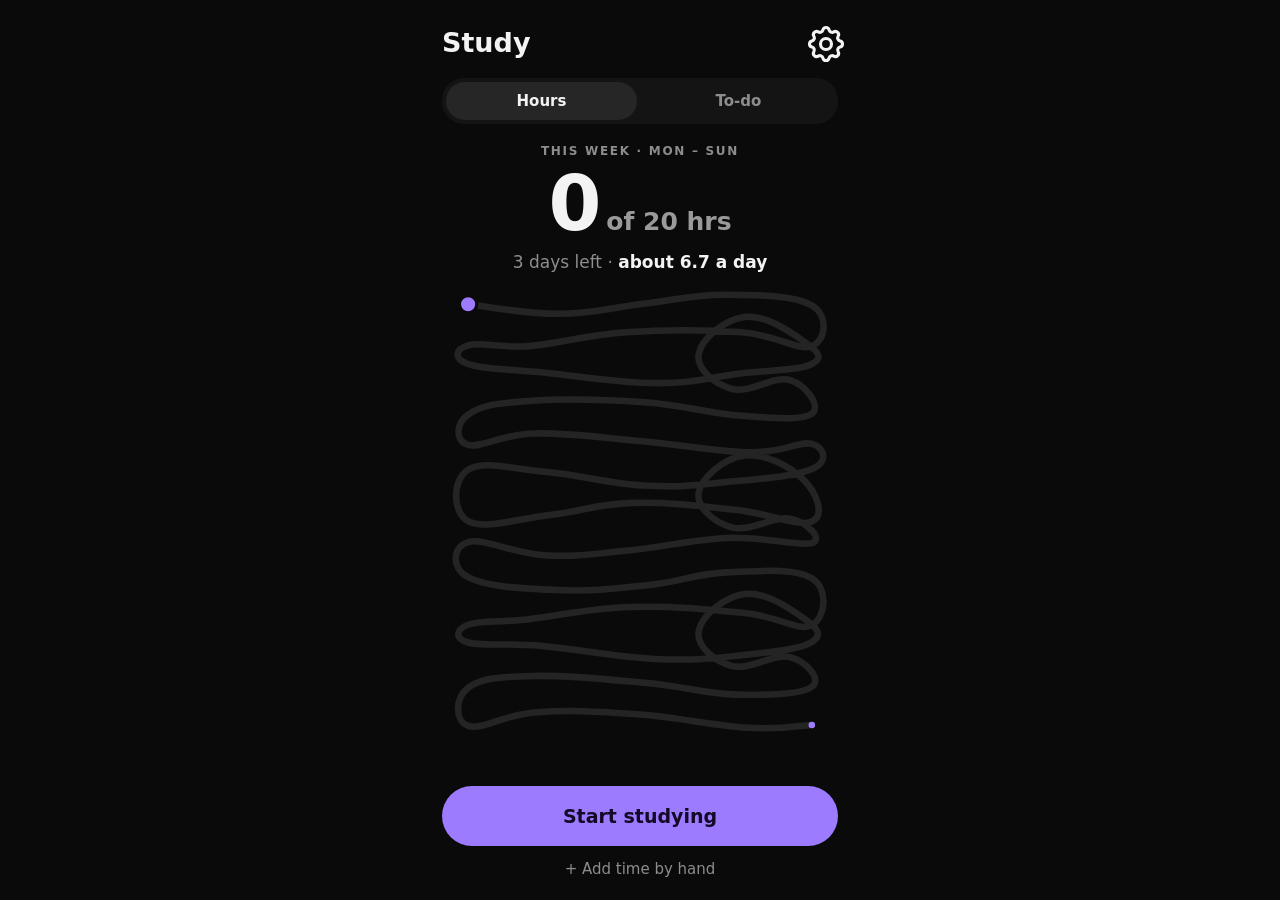
<file: study/index.html>
<!DOCTYPE html>
<html lang="en">
<head>
<meta charset="utf-8">
<meta name="viewport" content="width=device-width, initial-scale=1, viewport-fit=cover">
<meta name="theme-color" content="#0a0a0a">
<title>Study</title>
<link rel="manifest" href="../manifest.json">
<link rel="icon" href="../icon-192.png">
<link rel="apple-touch-icon" href="../icon-192.png">
<style>
  :root {
    --bg: #0a0a0a; --card: #1a1a1a; --line: #232323; --text: #f3f3f3; --muted: #8d8d8d; --dim: #3d3d3d;
    --green: #3ecf8e; --amber: #e8a857; --track: #262626; --purple: #9d7bff; --purple-dim: #6a52b8;
  }
  * { box-sizing: border-box; }
  [hidden] { display: none !important; }
  html, body { margin: 0; height: 100%; }
  body {
    background: var(--bg); color: var(--text);
    font-family: system-ui, -apple-system, "Segoe UI", Roboto, sans-serif;
    font-variant-numeric: tabular-nums; -webkit-tap-highlight-color: transparent;
  }
  button { font: inherit; color: inherit; background: none; border: none; padding: 0; cursor: pointer; }
  input { font: inherit; color: inherit; }
  p { margin: 0; }
  main { max-width: 440px; min-height: 100%; margin: 0 auto; display: flex; flex-direction: column;
    padding: calc(22px + env(safe-area-inset-top)) 22px calc(22px + env(safe-area-inset-bottom)); }
  .top { display: flex; justify-content: space-between; align-items: center; min-height: 40px; }
  .mark { font-size: 27px; font-weight: 700; color: inherit; text-decoration: none; }
  .top.dim { color: var(--dim); }
  .top.dim .mark { font-size: 30px; letter-spacing: -1px; }
  .icon { display: grid; place-items: center; width: 44px; height: 44px; margin: -10px -10px -10px 0; color: inherit; }
  .label { font-size: 12px; letter-spacing: 1.7px; text-transform: uppercase; color: var(--muted); font-weight: 600; text-align: center; }
  .big { display: flex; justify-content: center; align-items: baseline; gap: 8px; margin-top: 8px; }
  .big b { font-size: 76px; font-weight: 700; letter-spacing: -3px; line-height: 1; }
  .big span { font-size: 25px; font-weight: 600; color: #9a9a9a; }
  .sub { margin-top: 10px; font-size: 17px; color: var(--muted); text-align: center; }
  .sub b { color: var(--text); font-weight: 600; }
  svg { display: block; margin: 4px auto 0; width: 100%; height: auto; }
  .spacer { flex: 1; min-height: 12px; }
  .btn { width: 100%; height: 60px; border-radius: 30px; background: #fff; color: #0a0a0a; font-size: 19px; font-weight: 600; }
  .btn.go { background: var(--purple); color: #120a26; }
  .btn:active, .ghost:active { transform: scale(.98); }
  .ghost { width: 100%; height: 56px; border-radius: 28px; border: 1.5px solid #3a3a3a; font-size: 17px; font-weight: 600; }
  .acts { display: flex; gap: 10px; } .acts > * { flex: 1; }
  .link { display: block; width: 100%; margin-top: 14px; font-size: 15px; color: var(--muted); text-align: center; }
  .say { text-align: center; }
  .say h1 { margin: 0; font-size: 58px; font-weight: 700; letter-spacing: -2px; line-height: 1.03; color: var(--green); }
  .say p { margin-top: 26px; font-size: 18.5px; line-height: 1.6; color: var(--muted); }
  .foot { font-size: 14px; color: #5a5a5a; text-align: center; line-height: 1.6; }
  .sheet { position: fixed; inset: 0; z-index: 10; display: flex; align-items: flex-end; background: rgba(0,0,0,.6); }
  .panel { width: 100%; max-width: 440px; margin: 0 auto; padding: 22px 22px calc(22px + env(safe-area-inset-bottom));
    border-radius: 22px 22px 0 0; background: #151515; border-top: 1px solid var(--line); }
  .field { display: flex; align-items: baseline; gap: 6px; background: #0f0f0f; border-radius: 20px; padding: 14px 20px; margin-top: 12px; border: 1.5px solid transparent; }
  .field:focus-within { border-color: #333; }
  .field input { flex: 1; width: 100%; min-width: 0; background: none; border: none; outline: none; font-size: 38px; font-weight: 700; caret-color: var(--purple); padding: 0; }
  .field input::placeholder { color: #3a3a3a; }
  .field .r { font-size: 15px; color: var(--muted); }
  .hint { margin-top: 10px; font-size: 13.5px; line-height: 1.5; color: var(--muted); }
  .err { margin-top: 10px; font-size: 14px; color: #e5645e; }
  .chips { display: flex; gap: 8px; margin-top: 12px; }
  .chip { flex: 1; height: 44px; border-radius: 22px; background: #0f0f0f; display: grid; place-items: center; font-size: 15px; font-weight: 600; color: #ddd; }
  .chip.on { background: #fff; color: #0a0a0a; }
  .tabs { display: flex; gap: 6px; margin-top: 16px; background: #141414; border-radius: 22px; padding: 4px; }
  .tabs button { flex: 1; height: 38px; border-radius: 19px; font-size: 15px; font-weight: 600; color: var(--muted); }
  .tabs button.on { background: #262626; color: var(--text); }
  .crumb { display: flex; align-items: center; gap: 8px; margin-top: 18px; font-size: 20px; font-weight: 700; }
  .crumb button { color: var(--muted); font-size: 24px; }
  .crumb small { display: block; font-size: 13px; font-weight: 500; color: var(--muted); margin-top: 2px; }
  .list { margin-top: 12px; }
  .swipe { position: relative; border-radius: 16px; overflow: hidden; margin-top: 8px; }
  .swipe .tick { position: absolute; inset: 0; background: #18402f; color: var(--green); display: flex; align-items: center; padding-left: 20px; font-size: 16px; font-weight: 600; }
  .row { position: relative; display: flex; align-items: center; gap: 12px; padding: 14px 16px; background: var(--card); border-radius: 16px; width: 100%; text-align: left; transition: transform .18s; }
  .row .t { flex: 1; min-width: 0; font-size: 16.5px; }
  .row .t small { display: block; font-size: 13.5px; color: var(--muted); margin-top: 3px; }
  .row .t small.late { color: var(--amber); }
  .row .cl { font-size: 11px; font-weight: 700; letter-spacing: .8px; color: #0a0a0a; background: #8d8d8d; border-radius: 6px; padding: 3px 6px; flex: none; }
  .row .p { width: 9px; height: 9px; border-radius: 50%; flex: none; }
  .row .go { color: #555; font-size: 20px; flex: none; }
  .row.done .t { color: #5e5e5e; text-decoration: line-through; }
  .row.done .cl { background: #3a3a3a; color: #777; }
  .row.done .p { opacity: .35; }
  .empty { margin-top: 40px; text-align: center; font-size: 16px; color: var(--muted); line-height: 1.6; }
  .add { width: 100%; height: 48px; margin-top: 12px; border: 1px dashed #3a3a3a; border-radius: 16px; color: var(--muted); font-size: 15px; }
  .panel .field.small input { font-size: 22px; font-weight: 600; }
  .dates { display: grid; grid-template-columns: 1fr 1fr; gap: 10px; margin-top: 12px; }
  .date { display: block; background: #0f0f0f; border-radius: 16px; padding: 10px 14px; }
  .date span { display: block; font-size: 12px; color: var(--muted); }
  .date input { width: 100%; margin-top: 4px; background: none; border: none; outline: none; font-size: 16px; color-scheme: dark; padding: 0; }
</style>
</head>
<body>
<main id="app"></main>
<script>
// Study: 20 hours a week, starting fresh every Monday. Nothing carries over — a habit isn't a bill.
// The long purple line is the week. Press start and it keeps moving while you study.
'use strict';

const KEY = '0_0-study-v1';     // Money and +1 live on the same site, so keys must not collide
const LINE = '0_0-line-study';  // one line for the start screen
const DAY = 864e5;
const isoOf = d => new Date(d * DAY).toISOString().slice(0, 10);
const dayOf = s => Date.UTC(+s.slice(0, 4), +s.slice(5, 7) - 1, +s.slice(8, 10)) / DAY;
function today() { const n = new Date(); return Date.UTC(n.getFullYear(), n.getMonth(), n.getDate()) / DAY; }
const WEEKDAYS = ['Sunday', 'Monday', 'Tuesday', 'Wednesday', 'Thursday', 'Friday', 'Saturday'];
const MONTHS = ['January', 'February', 'March', 'April', 'May', 'June', 'July', 'August', 'September', 'October', 'November', 'December'];
const short = s => s.slice(0, 3);
const fmtDay = d => { const x = new Date(d * DAY); return short(WEEKDAYS[x.getUTCDay()]) + ' ' + short(MONTHS[x.getUTCMonth()]) + ' ' + x.getUTCDate(); };
const mondayOf = d => d - ((new Date(d * DAY).getUTCDay() + 6) % 7);   // weeks run Mon–Sun
const hrs = m => String(Math.round(m / 6) / 10);                      // minutes → 7.5
const clock = m => Math.floor(m / 60) + ':' + String(Math.floor(m % 60)).padStart(2, '0');
const esc = t => String(t).replace(/[&<>"']/g, c => ({ '&': '&amp;', '<': '&lt;', '>': '&gt;', '"': '&quot;', "'": '&#39;' })[c]);

const $ = id => document.getElementById(id);
let state = null, sheet = null, tick = null, view = 'hours', openId = null, editId = null;

function load() { try { return JSON.parse(localStorage.getItem(KEY)); } catch { return null; } }
function save() { try { localStorage.setItem(KEY, JSON.stringify(state)); } catch {} }
function fresh() { return { v: 1, target: 20, days: {}, running: null, tasks: [] }; }

/* ---------- The list ----------
   A thing can hold things, as deep as you like: "Final study" → "Chapter 4" → "problems 1–20".
   A parent is done when everything inside it is. Class carries down, so you pick it once. */
const kids = id => state.tasks.filter(t => t.parent === id);
const isDone = t => { const k = kids(t.id); return k.length ? k.every(isDone) : !!t.done; };
const taskById = id => state.tasks.find(t => t.id === id) || null;
function tickAll(t, val) { const k = kids(t.id); if (k.length) k.forEach(c => tickAll(c, val)); else t.done = val; }
function dropTask(t) { kids(t.id).forEach(dropTask); state.tasks = state.tasks.filter(x => x.id !== t.id); }
function classOf(t) { let c = t; while (c) { if (c.cls) return c.cls; c = taskById(c.parent); } return ''; }
const PRI = ['#6a6a6a', '#e8a857', '#e5645e'];
function sortTasks(list) {
  return list.slice().sort((a, b) =>
    (isDone(a) - isDone(b)) || ((a.due || '9999') > (b.due || '9999') ? 1 : (a.due || '9999') < (b.due || '9999') ? -1 : 0) || (b.pri - a.pri));
}
function dueWords(t) {
  if (!t.due) return t.doOn ? 'do it ' + niceDay(t.doOn) : '';
  const late = dayOf(t.due) < today();
  return (late ? 'was due ' + niceDay(t.due) : 'due ' + niceDay(t.due)) + (t.doOn ? ' · do it ' + niceDay(t.doOn) : '');
}
function niceDay(iso) {
  const d = dayOf(iso) - today();
  return d === 0 ? 'today' : d === 1 ? 'tomorrow' : d === -1 ? 'yesterday' : fmtDay(dayOf(iso));
}

// Minutes this week, plus whatever the running session has racked up.
function running() { return state.running ? Math.max(0, (Date.now() - state.running) / 6e4) : 0; }
function weekMinutes() {
  const mon = mondayOf(today());
  let t = 0;
  for (let d = mon; d < mon + 7; d++) t += state.days[isoOf(d)] || 0;
  return t + running();
}
function status() {
  const target = state.target * 60, done = weekMinutes();
  const mon = mondayOf(today()), daysLeft = 7 - (today() - mon);
  return { target, done, left: Math.max(0, target - done), daysLeft, perDay: Math.max(0, target - done) / daysLeft, full: done >= target, mon };
}

/* ---------- The line ----------
   One long path, about 5,000px of it, so ten minutes of studying visibly moves the head.
   Each pass is drawn over a casing in the background colour, which is what makes the
   crossings look woven. */
function points() {
  const rows = 13, top = 26, bottom = 408, dy = (bottom - top) / (rows - 1), pts = [];
  for (let r = 0; r < rows; r++) {
    const y = top + r * dy, ltr = r % 2 === 0;
    const wob = i => Math.sin(r * 2.3 + i * 1.6) * 11;                      // no two rows the same
    const xs = ltr ? [24, 96 + wob(1), 186 + wob(2), 272 + wob(3), 340] : [340, 268 + wob(4), 178 + wob(5), 88 + wob(6), 24];
    xs.forEach((x, i) => pts.push([x, y + wob(i) * .8]));
    if (r === 2 || r === 6 || r === 10) {                                   // loops that cross back over the row above
      const s = ltr ? -1 : 1, x0 = ltr ? 340 : 24;
      pts.push([x0 + s * 8, y - 30], [x0 + s * 62, y - 52], [x0 + s * 104, y - 18], [x0 + s * 74, y + 14], [x0 + s * 20, y + 6]);
    }
  }
  return pts;
}
function pathD() {
  const pts = points();
  let d = 'M ' + pts[0][0] + ' ' + pts[0][1];
  for (let i = 0; i < pts.length - 1; i++) {
    const p0 = pts[i - 1] || pts[i], p1 = pts[i], p2 = pts[i + 1], p3 = pts[i + 2] || pts[i + 1];
    d += ' C ' + (p1[0] + (p2[0] - p0[0]) / 5) + ' ' + (p1[1] + (p2[1] - p0[1]) / 5) + ', ' +
         (p2[0] - (p3[0] - p1[0]) / 5) + ' ' + (p2[1] - (p3[1] - p1[1]) / 5) + ', ' + p2[0] + ' ' + p2[1];
  }
  return d;
}
const D = pathD();
function lineSVG(frac) {
  return '<svg id="line" viewBox="0 0 364 430" style="max-height:56vh">' +
    '<path d="' + D + '" fill="none" stroke="#0a0a0a" stroke-width="15" stroke-linecap="round"/>' +
    '<path d="' + D + '" fill="none" stroke="#242424" stroke-width="6" stroke-linecap="round"/>' +
    '<path id="fill" d="' + D + '" fill="none" stroke="' + (frac >= 1 ? '#3ecf8e' : '#9d7bff') + '" stroke-width="6" stroke-linecap="round" pathLength="100" stroke-dasharray="' + (frac * 100).toFixed(3) + ' 100"/>' +
    '<circle id="head" r="8" fill="' + (frac >= 1 ? '#3ecf8e' : '#9d7bff') + '" stroke="#0a0a0a" stroke-width="3"/></svg>';
}
function placeHead(frac) {
  const p = $('fill'), h = $('head');
  if (!p || !h) return;
  const pt = p.getPointAtLength(p.getTotalLength() * Math.min(1, frac));
  h.setAttribute('cx', pt.x); h.setAttribute('cy', pt.y);
}

/* ---------- Screens ---------- */
const GEAR = '<svg width="24" height="24" viewBox="0 0 24 24" fill="none" stroke="currentColor" stroke-width="1.7" stroke-linecap="round" stroke-linejoin="round"><path d="M10.325 4.317c.426 -1.756 2.924 -1.756 3.35 0a1.724 1.724 0 0 0 2.573 1.066c1.543 -.94 3.31 .826 2.37 2.37a1.724 1.724 0 0 0 1.065 2.572c1.756 .426 1.756 2.924 0 3.35a1.724 1.724 0 0 0 -1.066 2.573c.94 1.543 -.826 3.31 -2.37 2.37a1.724 1.724 0 0 0 -2.572 1.065c-.426 1.756 -2.924 1.756 -3.35 0a1.724 1.724 0 0 0 -2.573 -1.066c-1.543 .94 -3.31 -.826 -2.37 -2.37a1.724 1.724 0 0 0 -1.065 -2.572c-1.756 -.426 -1.756 -2.924 0 -3.35a1.724 1.724 0 0 0 1.066 -2.573c-.94 -1.543 .826 -3.31 2.37 -2.37c1 .608 2.296 .07 2.572 -1.065z"/><path d="M9 12a3 3 0 1 0 6 0a3 3 0 0 0 -6 0"/></svg>';
const bar = (face, dim) => '<div class="top' + (dim ? ' dim' : '') + '"><a class="mark" href="../" aria-label="All apps">' + face + '</a>' +
  '<button class="icon" data-act="settings" aria-label="Settings">' + GEAR + '</button></div>';

const tabs = () => '<div class="tabs"><button data-act="tab" data-v="hours" class="' + (view === 'hours' ? 'on' : '') + '">Hours</button>' +
  '<button data-act="tab" data-v="list" class="' + (view === 'list' ? 'on' : '') + '">To-do</button></div>';

function listHTML() {
  const here = openId ? taskById(openId) : null;
  if (openId && !here) { openId = null; return listHTML(); }
  const rows = sortTasks(kids(openId));
  const trail = [];
  for (let t = here; t; t = taskById(t.parent)) trail.unshift(t.title);
  const head = here
    ? '<div class="crumb"><button data-act="up">‹</button><div style="flex:1">' + esc(here.title) +
      '<small>' + (classOf(here) ? esc(classOf(here)) + ' · ' : '') + (dueWords(here) || 'no date') + '</small></div>' +
      '<button data-act="edit" style="font-size:15px;color:var(--muted)">Edit</button></div>'
    : '';
  const body = rows.length ? '<div class="list">' + rows.map(t => {
    const k = kids(t.id), done = isDone(t), n = k.filter(isDone).length;
    const meta = k.length ? n + ' of ' + k.length + (dueWords(t) ? ' · ' + dueWords(t) : '') : dueWords(t);
    const late = !done && t.due && dayOf(t.due) < today();
    return '<div class="swipe" data-swipe="' + t.id + '"><div class="tick">✓ ' + (done ? 'Undo' : 'Done') + '</div>' +
      '<button class="row' + (done ? ' done' : '') + '" data-act="open" data-id="' + t.id + '">' +
      (classOf(t) && !here ? '<span class="cl">' + esc(classOf(t)) + '</span>' : '') +
      '<span class="t">' + esc(t.title) + (meta ? '<small class="' + (late ? 'late' : '') + '">' + esc(meta) + '</small>' : '') + '</span>' +
      '<span class="p" style="background:' + PRI[t.pri || 0] + '"></span>' +
      (k.length ? '<span class="go">›</span>' : '') + '</button></div>';
  }).join('') + '</div>'
    : '<p class="empty">' + (here ? 'Nothing inside this yet.<br>Break it into pieces.' : 'Nothing on the list.<br>Add a class, an assignment,<br>anything.') + '</p>';
  return bar('Study') + tabs() + head + body +
    '<button class="add" data-act="new">+ Add ' + (here ? 'inside ' + esc(here.title) : 'something') + '</button>' +
    '<div class="spacer"></div>' + (here ? '' : '<p class="foot">Swipe a row to tick it off. Tap to open it or add pieces inside.</p>');
}

function render() {
  if (view === 'list') { $('app').innerHTML = listHTML(); publish(status()); return; }
  const s = status(), frac = s.done / s.target;
  let html;
  if (s.full && !state.running) {
    html = bar('-_-', true) + '<div class="spacer"></div><div class="say"><h1>You’re<br>chillin</h1>' +
      '<p>' + hrs(s.done) + ' of ' + state.target + ' hours this week.<br>Nothing due till Monday.</p></div>' +
      '<div class="spacer"></div><p class="foot">' + fmtDay(today()) + ' · next week starts Mon ' +
      new Date((s.mon + 7) * DAY).getUTCDate() + '</p><button class="link" data-act="more">Study anyway</button>';
  } else if (state.running) {
    html = bar('Study') + '<div class="label">Studying · started ' + new Date(state.running).toLocaleTimeString([], { hour: 'numeric', minute: '2-digit' }) + '</div>' +
      '<div class="big"><b id="t">' + clock(running()) + '</b><span>this session</span></div>' +
      '<p class="sub"><b>' + hrs(s.done) + '</b> of ' + state.target + ' this week</p>' + lineSVG(Math.min(1, frac)) +
      '<div class="spacer"></div><div class="acts"><button class="ghost" data-act="cancel">Throw away</button><button class="btn" data-act="stop">Done</button></div>';
  } else {
    html = bar('Study') + tabs() + '<div class="label" style="margin-top:20px">This week · Mon – Sun</div>' +
      '<div class="big"><b>' + hrs(s.done) + '</b><span>of ' + state.target + ' hrs</span></div>' +
      '<p class="sub">' + s.daysLeft + (s.daysLeft === 1 ? ' day' : ' days') + ' left · <b>about ' + hrs(s.perDay) + ' a day</b></p>' +
      lineSVG(frac) + '<div class="spacer"></div><button class="btn go" data-act="start">Start studying</button>' +
      '<button class="link" data-act="add">+ Add time by hand</button>';
  }
  $('app').innerHTML = html;
  placeHead(Math.min(1, frac));
  publish(s);
}

// One line for the 0_0 start screen.
function publish(s) {
  const text = s.full ? 'Done for the week' : hrs(s.done) + ' of ' + state.target + ' hrs · about ' + hrs(s.perDay) + ' a day';
  try { localStorage.setItem(LINE, JSON.stringify({ week: isoOf(s.mon), text, done: s.full })); } catch {}
}

function startTick() {
  clearInterval(tick);
  if (!state.running) return;
  tick = setInterval(() => {
    const s = status();
    if ($('t')) $('t').textContent = clock(running());
    if ($('fill')) {
      const frac = Math.min(1, s.done / s.target);
      $('fill').setAttribute('stroke-dasharray', (frac * 100).toFixed(3) + ' 100');
      placeHead(frac);
    }
  }, 1000);
}

function addMinutes(day, mins) {
  const k = isoOf(day);
  state.days[k] = Math.max(0, Math.round((state.days[k] || 0) + mins));
  if (!state.days[k]) delete state.days[k];
}

/* ---------- Sheets ---------- */
function openSheet(html) {
  closeSheet();
  sheet = document.createElement('div');
  sheet.className = 'sheet';
  sheet.innerHTML = '<div class="panel">' + html + '</div>';
  document.body.appendChild(sheet);
  sheet.addEventListener('click', e => { if (e.target === sheet) closeSheet(); });
}
function closeSheet() { if (sheet) sheet.remove(); sheet = null; }

function addSheet() {
  openSheet('<span class="label" style="text-align:left;display:block">Add time</span>' +
    '<div class="chips" id="when"><button class="chip on" data-day="0">Today</button><button class="chip" data-day="-1">Yesterday</button></div>' +
    '<label class="field"><input id="mins" inputmode="numeric" autocomplete="off" placeholder="0"><span class="r">minutes</span></label>' +
    '<p class="hint">For when you studied without pressing start.</p><p class="err" id="addErr" hidden></p>' +
    '<div class="acts" style="margin-top:16px"><button class="ghost" data-act="close">Cancel</button><button class="btn" data-act="addSave">Add</button></div>');
  $('mins').focus();
}
function taskSheet(id) {
  editId = id;
  const t = id ? taskById(id) : null, parent = t ? taskById(t.parent) : (openId ? taskById(openId) : null);
  const inherited = parent ? classOf(parent) : '';
  openSheet('<span class="label" style="text-align:left;display:block">' + (t ? 'Edit' : parent ? 'Inside ' + esc(parent.title) : 'New thing') + '</span>' +
    '<label class="field small"><input id="tTitle" autocomplete="off" placeholder="What it is" value="' + (t ? esc(t.title) : '') + '"></label>' +
    (inherited ? '<p class="hint">Class: ' + esc(inherited) + ' (from ' + esc(parent.title) + ')</p>'
      : '<label class="field small"><input id="tCls" autocomplete="off" placeholder="Class (optional)" value="' + (t && t.cls ? esc(t.cls) : '') + '" list="classes"></label>' +
        '<datalist id="classes">' + [...new Set(state.tasks.map(x => x.cls).filter(Boolean))].map(c => '<option value="' + esc(c) + '">').join('') + '</datalist>') +
    '<div class="dates"><label class="date"><span>Due</span><input type="date" id="tDue" value="' + (t && t.due ? t.due : '') + '"></label>' +
    '<label class="date"><span>Do it on</span><input type="date" id="tDoOn" value="' + (t && t.doOn ? t.doOn : '') + '"></label></div>' +
    '<div class="chips" id="pri">' + ['Low', 'Medium', 'High'].map((n, i) =>
      '<button class="chip' + ((t ? t.pri || 0 : 0) === i ? ' on' : '') + '" data-pri="' + i + '">' + n + '</button>').join('') + '</div>' +
    '<p class="err" id="tErr" hidden></p>' +
    '<div class="acts" style="margin-top:16px">' +
    (t ? '<button class="ghost" data-act="tDrop">Delete</button>' : '<button class="ghost" data-act="close">Cancel</button>') +
    '<button class="btn" data-act="tSave">Save</button></div>');
  $('tTitle').focus();
}

function settingsSheet() {
  openSheet('<span class="label" style="text-align:left;display:block">Hours a week</span>' +
    '<label class="field"><input id="tgt" inputmode="decimal" autocomplete="off" value="' + state.target + '"><span class="r">hrs</span></label>' +
    '<p class="hint">Starts fresh every Monday. A short week doesn’t pile onto the next one.</p>' +
    '<p class="hint">This week so far: ' + hrs(status().done) + ' hrs. Back up from the 0_0 start screen.</p>' +
    '<p class="err" id="setErr" hidden></p>' +
    '<div class="acts" style="margin-top:16px"><button class="ghost" data-act="close">Cancel</button><button class="btn" data-act="setSave">Save</button></div>');
}

function buzz(p) { try { navigator.vibrate && navigator.vibrate(p); } catch {} }

document.addEventListener('click', e => {
  const b = e.target.closest('[data-act], [data-day], [data-pri]');
  if (!b) return;
  if (b.dataset.day !== undefined) {
    sheet.querySelectorAll('[data-day]').forEach(c => c.classList.toggle('on', c === b));
    return;
  }
  const act = b.dataset.act;
  if (act === 'start') { state.running = Date.now(); save(); render(); startTick(); buzz(12); }
  if (act === 'stop' || act === 'cancel') {
    const mins = running();
    if (act === 'stop' && mins >= 1) addMinutes(today(), mins);
    state.running = null;
    save(); render(); clearInterval(tick);
    buzz(act === 'stop' ? [20, 50, 20] : 10);
  }
  if (act === 'add') addSheet();
  if (act === 'addSave') {
    const v = Number($('mins').value), off = +sheet.querySelector('.chip.on').dataset.day;
    if (!Number.isFinite(v) || v <= 0 || v > 1440) { $('addErr').textContent = 'Minutes, 1 to 1440.'; $('addErr').hidden = false; return; }
    addMinutes(today() + off, v); save(); closeSheet(); render(); buzz(12);
  }
  if (act === 'settings') settingsSheet();
  if (act === 'setSave') {
    const v = Number($('tgt').value);
    if (!Number.isFinite(v) || v <= 0 || v > 80) { $('setErr').textContent = 'Hours a week, 1 to 80.'; $('setErr').hidden = false; return; }
    state.target = v; save(); closeSheet(); render();
  }
  if (act === 'close') closeSheet();
  if (act === 'tab') { view = b.dataset.v; openId = null; render(); }
  if (act === 'up') { const t = taskById(openId); openId = t ? t.parent : null; render(); }
  if (act === 'open') { openId = b.dataset.id; render(); }   // tap opens it; swipe ticks it off
  if (act === 'edit') taskSheet(openId);
  if (act === 'new') taskSheet(null);
  if (b.dataset.pri !== undefined) { sheet.querySelectorAll('[data-pri]').forEach(c => c.classList.toggle('on', c === b)); return; }
  if (act === 'tSave') {
    const title = $('tTitle').value.trim();
    if (!title) { $('tErr').textContent = 'Give it a name.'; $('tErr').hidden = false; return; }
    const pri = +sheet.querySelector('[data-pri].on').dataset.pri;
    const cls = $('tCls') ? $('tCls').value.trim() : '';
    const due = $('tDue').value, doOn = $('tDoOn').value;
    const t = editId ? taskById(editId) : null;
    if (t) Object.assign(t, { title, cls: $('tCls') ? cls : t.cls, due, doOn, pri });
    else state.tasks.push({ id: Math.random().toString(36).slice(2, 9), title, cls, due, doOn, pri, done: false, parent: openId, at: isoOf(today()) });
    save(); closeSheet(); render(); buzz(10);
  }
  if (act === 'tDrop') { const t = taskById(editId); if (t) { dropTask(t); save(); } closeSheet(); render(); }
  if (act === 'more') { state.running = Date.now(); save(); render(); startTick(); }
});

// A session left running overnight is a mistake, not a record: cap it and say so.
function guard() {
  if (!state.running) return;
  const mins = running();
  if (mins > 8 * 60) {
    addMinutes(today(), 8 * 60);
    state.running = null;
    save();
    setTimeout(() => alert('That session ran over 8 hours, so it was saved as 8. Fix it with Add time if that’s wrong.'), 50);
  }
}

state = load() || fresh();
state.tasks ||= [];
guard();
render();
startTick();
// Swipe a row right to tick it off (everything inside it goes too).
let sw = null;
document.addEventListener('touchstart', e => {
  const el = e.target.closest('[data-swipe]');
  sw = el ? { el, x: e.touches[0].clientX, row: el.querySelector('.row') } : null;
}, { passive: true });
document.addEventListener('touchmove', e => {
  if (!sw) return;
  const dx = Math.max(0, Math.min(140, e.touches[0].clientX - sw.x));
  sw.row.style.transition = 'none';
  sw.row.style.transform = 'translateX(' + dx + 'px)';
  sw.dx = dx;
}, { passive: true });
document.addEventListener('touchend', () => {
  if (!sw) return;
  sw.row.style.transition = '';
  sw.row.style.transform = '';
  if (sw.dx > 70) {
    const t = taskById(sw.el.dataset.swipe);
    if (t) { tickAll(t, !isDone(t)); save(); render(); buzz([15, 40]); }
  }
  sw = null;
}, { passive: true });

document.addEventListener('visibilitychange', () => { if (!document.hidden) { guard(); render(); startTick(); } });
if ('serviceWorker' in navigator && location.protocol.startsWith('http')) navigator.serviceWorker.register('../sw.js').catch(() => {});
</script>
</body>
</html>
</file>
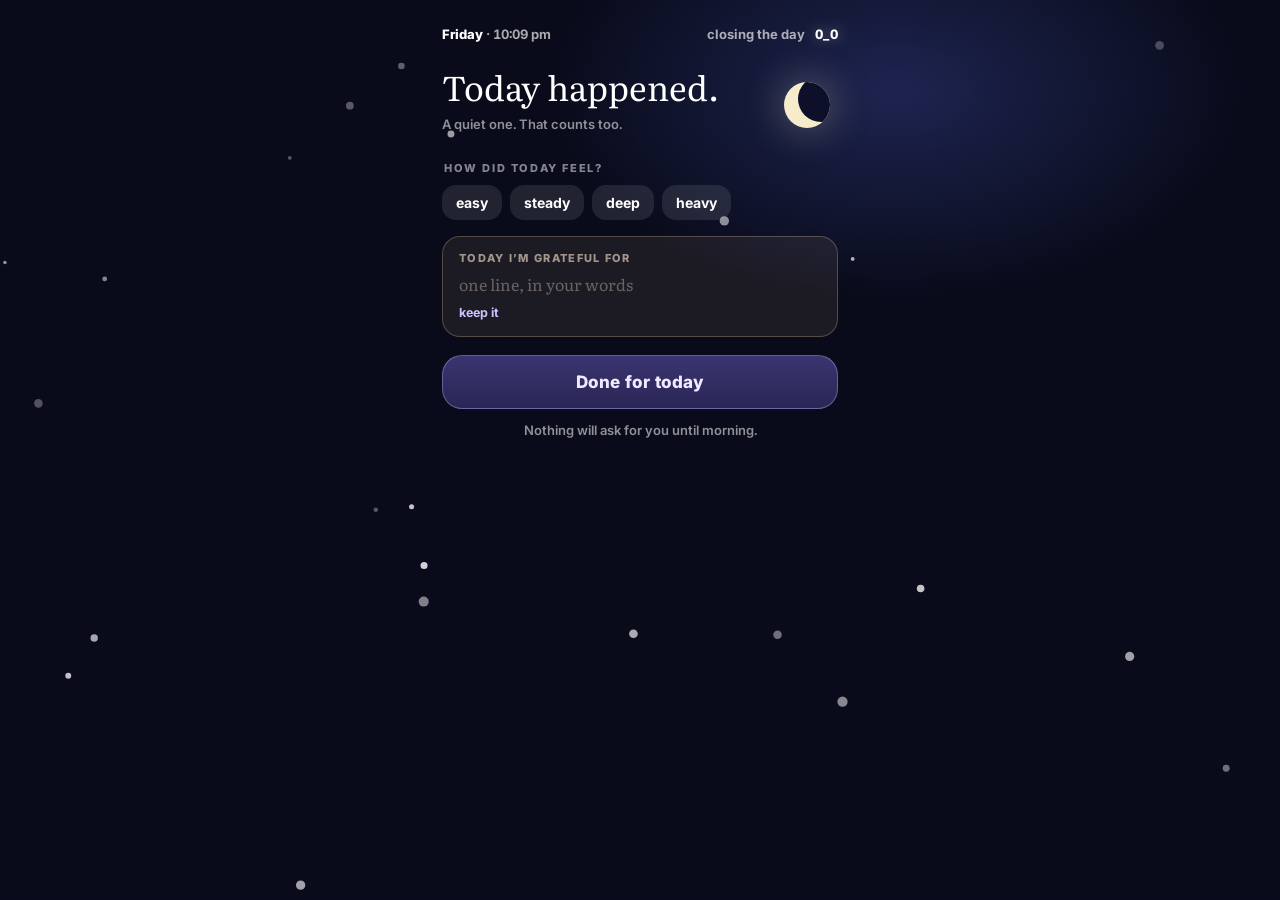
<file: v2/index.html>
<!DOCTYPE html>
<html lang="en">
<head>
<meta charset="utf-8">
<meta name="viewport" content="width=device-width, initial-scale=1, viewport-fit=cover">
<meta name="theme-color" content="#0e1430">
<title>0_0</title>
<link rel="manifest" href="manifest.json">
<link rel="icon" href="../icon-192.png">
<link rel="apple-touch-icon" href="../icon-192.png">
<link rel="stylesheet" href="peace.css">
</head>
<body>
<div id="sky" class="sky night"></div>
<div id="starfield"></div>
<div id="app"></div>
<div id="layer"></div>
<!-- Valley's split math, unchanged (its 94 checks live in valley/test.html). It defines the global VE. -->
<script src="../valley/engine.js"></script>
<script type="module" src="app.js"></script>
</body>
</html>
</file>
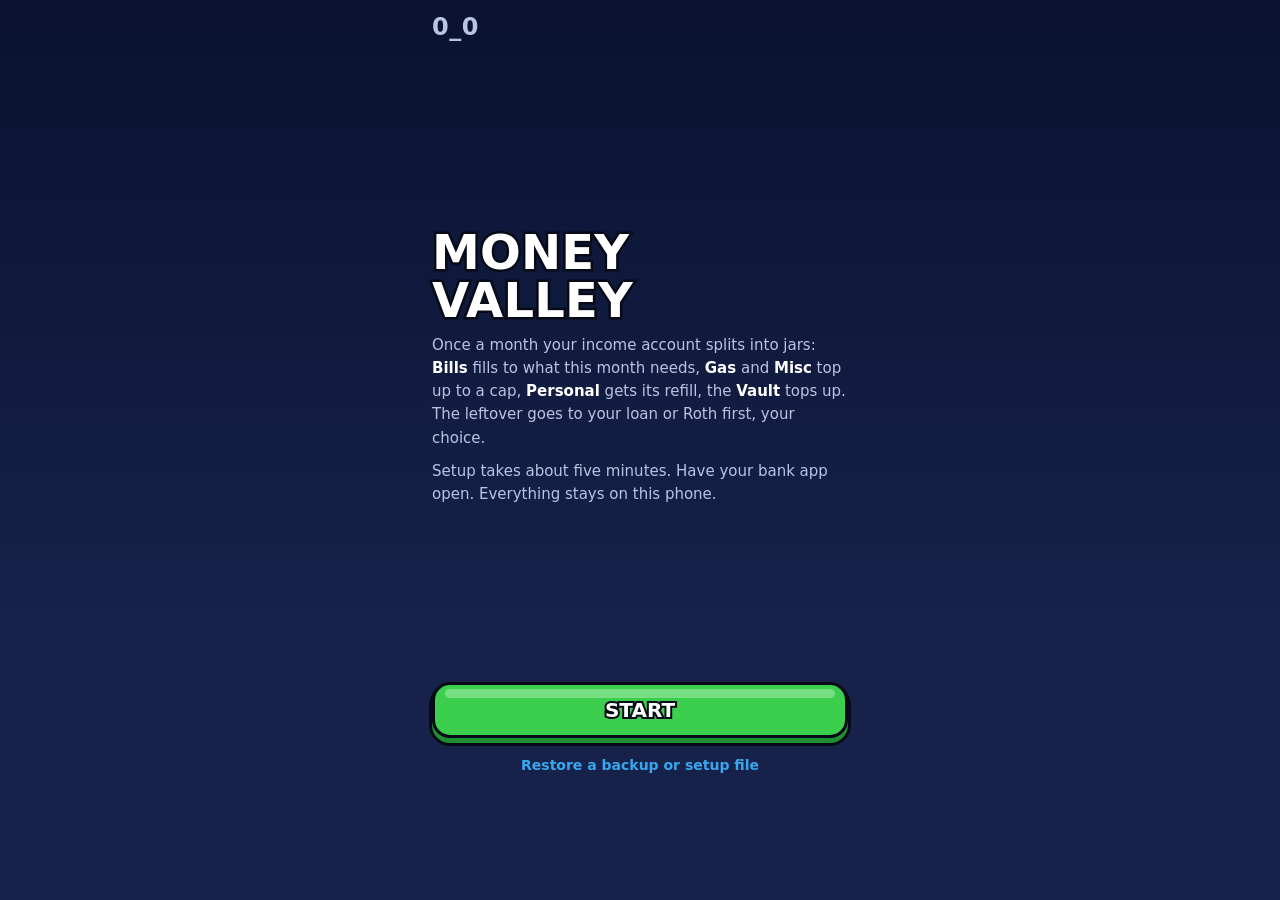
<file: valley/index.html>
<!DOCTYPE html>
<html lang="en">
<head>
<meta charset="utf-8">
<meta name="viewport" content="width=device-width, initial-scale=1, viewport-fit=cover">
<meta name="theme-color" content="#0a1230">
<title>Valley · 0_0</title>
<link rel="manifest" href="../manifest.json">
<link rel="icon" href="../icon-192.png">
<link rel="apple-touch-icon" href="../icon-192.png">
<style>
  :root {
    --out: #070b18; --card: #18223f; --card2: #222d52; --sheet: #111934; --track: #0d1430; --line: #2b3762;
    --text: #fff; --text2: #b9c4e4; --muted: #8490b5;
    --bills: #4c8dff; --gas: #ff8a3d; --misc: #22c79a; --personal: #ffc233; --vault: #9b7bff; --roth: #3ccf4e; --loan: #ff5c5c;
    --water: #39a7f0; --free: #2ed3c6;
    --green: #3ccf4e; --green-d: #1f8f2f; --orange: #ff9f1c; --orange-d: #c46f00; --blue: #39a7f0; --blue-d: #1f6fb0;
    --red: #ff5c5c; --red-d: #c23434; --grey: #7d879c; --grey-d: #4f586b; --amber: #ffb547; --gold: #ffcf33;
  }
  * { box-sizing: border-box; }
  [hidden] { display: none !important; }
  html, body { margin: 0; min-height: 100%; }
  body {
    background: #0c1431 linear-gradient(180deg, #0a1230 0%, #16224a 70%) fixed; color: var(--text);
    font-family: system-ui, -apple-system, "Segoe UI", Roboto, sans-serif; font-variant-numeric: tabular-nums;
    -webkit-tap-highlight-color: transparent; overscroll-behavior-y: contain;
  }
  button { font: inherit; color: inherit; background: none; border: none; padding: 0; cursor: pointer; text-align: inherit; }
  input, select { font: inherit; color: inherit; }
  p, h1, h2, h3 { margin: 0; }
  #view { max-width: 440px; margin: 0 auto; padding: calc(8px + env(safe-area-inset-top)) 12px calc(100px + env(safe-area-inset-bottom)); }
  #view.noNav { padding-bottom: calc(28px + env(safe-area-inset-bottom)); }

  /* Game type: white with a dark outline */
  .gt { font-weight: 900; color: #fff; -webkit-text-stroke: 5px var(--out); paint-order: stroke fill; letter-spacing: .2px; }
  .green { color: var(--green); } .amber { color: var(--amber); } .red { color: var(--red); } .muted { color: var(--muted); } .t2 { color: var(--text2); }
  .gold { color: var(--gold); }
  small { font-size: 11px; }

  /* Top bar */
  .top { display: flex; align-items: center; justify-content: space-between; height: 38px; margin-bottom: 6px; }
  .face { font-size: 24px; font-weight: 800; color: var(--text2); text-decoration: none; letter-spacing: .5px; }
  .ic { display: grid; place-items: center; width: 40px; height: 40px; border-radius: 14px; color: var(--text2); }
  .back { display: grid; place-items: center; width: 44px; height: 44px; border-radius: 15px; background: var(--card); border: 3px solid var(--out); box-shadow: 0 4px 0 rgba(0,0,0,.35); }
  .head { display: flex; align-items: center; gap: 12px; margin: 4px 0 14px; }
  .head h1 { font-size: 30px; line-height: 1.05; }
  .head p { margin-top: 3px; font-size: 13.5px; color: var(--text2); }

  /* Cards */
  .card { position: relative; background: var(--card); border: 3px solid var(--out); border-radius: 16px; box-shadow: 0 4px 0 rgba(0,0,0,.35); }
  .card + .card, .sec + .sec { margin-top: 14px; }
  .jars > .card, .row3 > .card, .cols > .card, .grid2 > .card, .grid3 > .card { margin-top: 0; }
  .card + .billrow, .card + .row { margin-top: 14px; }
  .grid3 + .row, .grid3 + .sechd { margin-top: 12px; }
  .hd { position: relative; display: flex; align-items: center; justify-content: center; gap: 6px; min-height: 30px; padding: 3px 34px 3px 10px;
    border-bottom: 3px solid var(--out); border-radius: 13px 13px 0 0; background: var(--c, var(--card2));
    font-weight: 900; font-size: 14.5px; color: #fff; -webkit-text-stroke: 4px var(--out); paint-order: stroke fill; letter-spacing: .3px; text-align: center; }
  .hd.left { justify-content: flex-start; padding-left: 14px; }
  .hd::before { content: ''; position: absolute; left: 8px; right: 8px; top: 3px; height: 7px; border-radius: 4px; background: rgba(255,255,255,.22); }
  .hd .info { position: absolute; right: 6px; top: 50%; transform: translateY(-50%); }
  .hd .rt { position: absolute; right: 10px; font-size: 11.5px; -webkit-text-stroke: 0; color: var(--out); font-weight: 900; }
  .info { display: grid; place-items: center; width: 20px; height: 20px; border-radius: 50%; background: #fff; border: 2.5px solid var(--out);
    color: var(--out); font: italic 900 12px/1 Georgia, serif; -webkit-text-stroke: 0; }
  .pad { padding: 12px 14px 14px; }

  /* Buttons */
  .gb { position: relative; display: inline-flex; align-items: center; justify-content: center; gap: 8px; height: 48px; padding: 0 18px; border-radius: 18px;
    border: 3px solid var(--out); background: var(--c, var(--green)); box-shadow: 0 5px 0 var(--d, var(--green-d)), 0 5px 0 3px var(--out);
    font-weight: 900; font-size: 18px; color: #fff; -webkit-text-stroke: 4px var(--out); paint-order: stroke fill; text-align: center; margin-bottom: 5px; }
  .gb::before { content: ''; position: absolute; left: 10px; right: 10px; top: 4px; height: 9px; border-radius: 6px; background: rgba(255,255,255,.3); }
  .gb:active { transform: translateY(3px); box-shadow: 0 2px 0 var(--d, var(--green-d)), 0 2px 0 3px var(--out); }
  .gb.wide { width: 100%; height: 56px; font-size: 20px; }
  .gb.sm { height: 38px; font-size: 15px; padding: 0 14px; border-radius: 14px; }
  .gb[disabled] { --c: var(--grey) !important; --d: var(--grey-d) !important; opacity: .85; pointer-events: none; }
  .orange { --c: var(--orange); --d: var(--orange-d); } .blue { --c: var(--blue); --d: var(--blue-d); } .redb { --c: var(--red); --d: var(--red-d); } .greyb { --c: var(--grey); --d: var(--grey-d); }
  .acts { display: flex; gap: 10px; margin-top: 16px; } .acts .gb { flex: 1; }
  .link { color: var(--blue); font-weight: 800; font-size: 14px; }
  .linkrow { display: flex; justify-content: center; gap: 18px; margin-top: 14px; }

  /* Pills and chips */
  .pill { display: inline-flex; align-items: center; justify-content: center; height: 30px; padding: 0 12px; border-radius: 15px; border: 2.5px solid var(--out);
    background: var(--c, #2fb34a); font-weight: 900; font-size: 14.5px; color: #fff; -webkit-text-stroke: 3.5px var(--out); paint-order: stroke fill; white-space: nowrap; }
  .pill.flat { -webkit-text-stroke: 0; color: var(--out); }
  .chip { display: inline-flex; align-items: center; gap: 6px; height: 34px; padding: 0 13px; border-radius: 17px; background: var(--card2); border: 2px solid var(--line);
    font-size: 13.5px; font-weight: 800; color: var(--text); white-space: nowrap; }
  .chip.on { background: var(--blue); border-color: var(--out); color: #fff; }
  .chip.dash { border-style: dashed; color: var(--text2); background: transparent; }
  .chip.gold { border-color: var(--gold); color: var(--gold); background: #3a2f10; }
  .chips { display: flex; flex-wrap: wrap; gap: 8px; }
  .tag { display: inline-block; padding: 1px 7px; border-radius: 9px; background: var(--card2); border: 1.5px solid var(--line); font-size: 10.5px; font-weight: 800; color: var(--text2); vertical-align: 2px; }

  /* Bars */
  .bar { position: relative; height: 16px; border-radius: 8px; background: var(--track); border: 2.5px solid var(--out); overflow: hidden; }
  .bar > i { position: absolute; left: 0; top: 0; bottom: 0; border-radius: 6px; background: var(--c, var(--green)); }
  .bar > i::after { content: ''; position: absolute; left: 4px; right: 4px; top: 2px; height: 3px; border-radius: 2px; background: rgba(255,255,255,.35); }
  .bar > s { position: absolute; top: 2px; bottom: 2px; border-radius: 5px; border: 2px dashed var(--c, var(--green)); background: color-mix(in srgb, var(--c, var(--green)) 28%, transparent); }
  .bar > b { position: absolute; top: -3px; bottom: -3px; width: 3px; background: #fff; }
  .bar.lg { height: 24px; border-radius: 12px; }

  /* Rows */
  .row { display: flex; align-items: center; gap: 10px; min-height: 52px; padding: 8px 12px; border-radius: 14px; background: var(--card2); border: 2px solid var(--line); }
  .row + .row { margin-top: 8px; }
  .row .grow { flex: 1; min-width: 0; }
  .row b { font-size: 15px; } .row small { display: block; color: var(--text2); font-size: 12px; margin-top: 2px; }
  .row .amt { font-size: 17px; font-weight: 900; white-space: nowrap; }
  .sw { width: 14px; height: 14px; border-radius: 4px; border: 2px solid var(--out); background: var(--c); flex: none; }
  .lbl { font-size: 12px; font-weight: 900; letter-spacing: 1.2px; color: var(--muted); text-transform: uppercase; }
  .sechd { display: flex; align-items: center; gap: 8px; margin: 18px 0 8px; }
  .sechd .bar2 { width: 6px; height: 20px; border-radius: 3px; background: var(--c); }
  .sechd h3 { flex: 1; font-size: 16px; font-weight: 900; }
  .sechd .amt { font-size: 17px; font-weight: 900; }
  .note { margin-top: 10px; font-size: 13px; line-height: 1.5; color: var(--text2); }
  .warnbox { margin-top: 12px; padding: 10px 12px; border-radius: 12px; background: #3a2f10; border: 2px solid var(--gold); color: #ffe08a; font-size: 13px; font-weight: 700; line-height: 1.45; }
  .okbox { margin-top: 12px; padding: 10px 12px; border-radius: 12px; background: #173a22; border: 2px solid var(--green); color: #a9ffbd; font-size: 13px; font-weight: 700; line-height: 1.45; }
  .badbox { margin-top: 12px; padding: 10px 12px; border-radius: 12px; background: #4a1f27; border: 2px solid var(--red); color: #ffb3b3; font-size: 13px; font-weight: 700; line-height: 1.45; }
  .delta { display: inline-flex; align-items: center; justify-content: center; min-width: 64px; height: 26px; padding: 0 8px; border-radius: 13px; font-size: 12.5px; font-weight: 900; }
  .delta.good { background: #173a22; border: 2px solid var(--green); color: #7dff95; }
  .delta.bad { background: #4a1f27; border: 2px solid var(--red); color: #ff9a9a; }
  .delta.same { background: var(--card2); border: 2px solid var(--line); color: var(--text2); }

  /* Inputs */
  .field { display: flex; align-items: center; gap: 6px; height: 54px; padding: 0 14px; border-radius: 14px; background: var(--track); border: 2.5px solid var(--line); }
  .field:focus-within { border-color: var(--blue); }
  .field input, .field select { flex: 1; min-width: 0; width: 100%; height: 100%; background: none; border: none; outline: none; font-size: 22px; font-weight: 800; color: #fff; color-scheme: dark; }
  .field input::placeholder { color: #4a5680; font-weight: 700; }
  .field .pre { font-size: 20px; font-weight: 800; color: var(--muted); }
  .field .suf { font-size: 13px; color: var(--muted); font-weight: 700; white-space: nowrap; }
  .field.sm { height: 44px; } .field.sm input, .field.sm select { font-size: 17px; }
  .field .sgn { flex: none; width: 38px; height: 30px; border-radius: 10px; background: var(--card2); border: 2px solid var(--line); font-size: 18px; font-weight: 900; color: var(--text2); text-align: center; }
  .lab { display: block; margin: 12px 0 6px; font-size: 12.5px; font-weight: 800; color: var(--text2); }
  .grid2 { display: grid; grid-template-columns: 1fr 1fr; gap: 10px; }
  .grid3 { display: grid; grid-template-columns: 1fr 1fr 1fr; gap: 8px; }
  .grid2 > *, .grid3 > * { min-width: 0; }
  .field input[type=date], .field input[type=month] { font-size: 15px; min-width: 0; }
  .err { margin-top: 10px; color: var(--red); font-size: 13.5px; font-weight: 700; }
  .months { display: grid; grid-template-columns: repeat(12, 1fr); gap: 4px; margin-top: 8px; }
  .months button { height: 30px; padding: 0; border-radius: 8px; background: var(--track); border: 2px solid var(--line); font-size: 12px; font-weight: 900; color: var(--muted); text-align: center; }
  .months button.on { background: var(--bills); border-color: var(--out); color: #fff; }
  .switch2 { display: grid; grid-template-columns: 1fr 1fr; gap: 8px; }
  .switch2 button { height: 48px; border-radius: 14px; background: var(--track); border: 2.5px solid var(--line); font-weight: 900; color: var(--text2); text-align: center; }
  .switch2 button.on { background: var(--c, var(--blue)); border-color: var(--out); color: #fff; -webkit-text-stroke: 3.5px var(--out); paint-order: stroke fill; }

  /* Bottom nav */
  #nav { position: fixed; left: 0; right: 0; bottom: 0; z-index: 20; background: var(--sheet); border-top: 3px solid var(--out); padding-bottom: env(safe-area-inset-bottom); }
  #nav .in { max-width: 440px; margin: 0 auto; display: grid; grid-template-columns: repeat(4, 1fr); gap: 4px; padding: 8px 8px; }
  #nav button { height: 46px; border-radius: 16px; font-size: 12.5px; font-weight: 900; color: var(--muted); letter-spacing: .4px; }
  #nav button.on { background: var(--blue); border: 3px solid var(--out); color: #fff; -webkit-text-stroke: 3.5px var(--out); paint-order: stroke fill; box-shadow: 0 3px 0 var(--blue-d); }

  /* Sheets */
  .sheet { position: fixed; inset: 0; z-index: 40; display: flex; align-items: flex-end; background: rgba(0,0,0,.62); animation: fade .18s; }
  .sheet .panel { width: 100%; max-width: 440px; max-height: 92vh; overflow-y: auto; margin: 0 auto; padding: 10px 16px calc(22px + env(safe-area-inset-bottom));
    background: var(--sheet); border: 3px solid var(--out); border-bottom: 0; border-radius: 22px 22px 0 0; animation: up .22s ease-out; }
  .grab { width: 54px; height: 6px; margin: 2px auto 10px; border-radius: 3px; background: var(--line); }
  .x { float: right; display: grid; place-items: center; width: 40px; height: 40px; border-radius: 14px; background: var(--card); border: 3px solid var(--out); }
  @keyframes fade { from { opacity: 0; } } @keyframes up { from { transform: translateY(40px); opacity: .4; } }
  .reveal { animation: up .3s ease-out; }

  /* Home: HUD, ribbon, scene */
  .hud { display: grid; grid-template-columns: 1.3fr 1fr 1fr; gap: 6px; }
  .hudp { display: flex; align-items: center; gap: 7px; min-width: 0; height: 50px; padding: 0 8px 0 6px; border-radius: 25px; background: var(--card); border: 3px solid var(--out); box-shadow: 0 4px 0 rgba(0,0,0,.35); }
  .hudp svg { flex: none; }
  .hudp div { min-width: 0; line-height: 1.05; }
  .hudp small { display: block; font-size: 9px; font-weight: 900; letter-spacing: .6px; color: var(--muted); white-space: nowrap; }
  .hudp b { font-size: 16.5px; font-weight: 900; white-space: nowrap; }
  .hudp em { font-style: normal; font-size: 10px; color: var(--text2); font-weight: 800; margin-left: 3px; }
  .ribbon { position: relative; margin: 12px auto 0; width: 78%; height: 44px; display: flex; align-items: center; justify-content: center; gap: 8px;
    background: var(--c); clip-path: polygon(0 50%, 6% 0, 94% 0, 100% 50%, 94% 100%, 6% 100%); }
  .ribbon::after { content: ''; position: absolute; inset: 3px; background: var(--c); clip-path: inherit; z-index: 0; }
  .ribwrap { position: relative; margin: 12px auto 0; width: 80%; height: 48px; background: var(--out); clip-path: polygon(0 50%, 6% 0, 94% 0, 100% 50%, 94% 100%, 6% 100%); }
  .ribwrap > div { position: absolute; inset: 3.5px 5px; display: flex; align-items: center; justify-content: center; gap: 8px; background: var(--c);
    clip-path: polygon(0 50%, 6% 0, 94% 0, 100% 50%, 94% 100%, 6% 100%); }
  .ribwrap > div::before { content: ''; position: absolute; left: 8%; right: 8%; top: 3px; height: 9px; border-radius: 5px; background: rgba(255,255,255,.25); }
  .ribwrap b { position: relative; font-size: 25px; }
  .ribsub { margin-top: 7px; text-align: center; font-size: 12.5px; font-weight: 700; color: var(--text2); }
  .scene { position: relative; margin: 6px -12px 0; aspect-ratio: 400 / 300; }
  .scene > svg.bg { position: absolute; inset: 0; width: 100%; height: 100%; }
  .scene .ov { position: absolute; }
  .cloudbox { left: 3%; top: 4%; width: 47%; aspect-ratio: 1.75; }
  .cloudbox > svg { position: absolute; inset: 0; width: 100%; height: 100%; }
  .cloudbox .work { position: absolute; left: 50%; top: 52%; transform: translate(-50%, -50%); height: 40px; font-size: 16px; padding: 0 14px; border-radius: 14px; margin: 0; white-space: nowrap; }
  .cloudbox .timer { position: absolute; left: 0; right: 0; top: 30%; text-align: center; color: #1b2546; }
  .cloudbox .timer small { display: block; font-size: 9px; font-weight: 900; letter-spacing: 1.5px; color: #56607f; }
  .cloudbox .timer b { font-size: 24px; font-weight: 900; }
  .cloudbox .timer em { display: block; font-style: normal; font-size: 11.5px; font-weight: 900; color: #1f8f2f; }
  .bubble { left: 53%; top: 11%; width: 40%; padding: 6px 9px; border-radius: 16px; background: var(--card); border: 3px solid var(--out); box-shadow: 0 4px 0 rgba(0,0,0,.35); text-align: left; }
  .bubble b { font-size: 18px; font-weight: 900; } .bubble small { display: block; font-size: 10px; color: var(--text2); font-weight: 700; }
  .payday { left: 9%; top: 40%; width: 52%; display: flex; align-items: center; gap: 6px; font-size: 11px; }
  .payday .bar { flex: 1; height: 13px; }
  .dambtn { left: 2%; top: 47%; height: 40px; font-size: 15px; padding: 0 12px; border-radius: 14px; margin: 0; white-space: nowrap; }
  .damwhen { left: 3%; top: 63%; width: 25%; text-align: center; font-size: 12.5px; }
  .lakecard { left: 43%; top: 55%; width: 35%; padding: 5px 8px 7px; border-radius: 13px; background: var(--card); border: 3px solid var(--out); text-align: center; }
  .lakecard small { display: block; font-size: 8.5px; font-weight: 900; letter-spacing: .6px; color: var(--muted); }
  .lakecard b { display: block; font-size: 20px; font-weight: 900; line-height: 1.15; }
  .lakecard .bar { height: 10px; margin-top: 3px; }
  .fills { left: 30%; right: 2%; top: 82%; text-align: center; font-size: 12.5px; }
  .kin { left: 74%; top: 34%; font-size: 10.5px; padding: 3px 8px; border-radius: 10px; background: var(--card); border: 2px solid var(--out); font-weight: 800; }

  .jars { display: grid; grid-template-columns: repeat(4, 1fr); gap: 6px; margin-top: -2px; }
  .jarc { display: flex; flex-direction: column; align-items: center; padding-bottom: 8px; text-align: center; }
  .jarc .hd { width: 100%; font-size: 11.5px; padding: 3px 4px; min-height: 26px; }
  .jarc svg { margin-top: 2px; }
  .jarc .v { font-size: 10.5px; font-weight: 800; color: var(--text2); line-height: 1.3; }
  .jarc .pill { margin-top: 5px; height: 26px; font-size: 13px; padding: 0 8px; }
  .row3 { display: grid; grid-template-columns: 1.15fr 1fr 1fr; gap: 6px; margin-top: 12px; }
  .boss { text-align: center; padding-bottom: 8px; }
  .boss .hd { font-size: 11.5px; padding: 3px 4px; min-height: 26px; }
  .boss .big { font-size: 15px; font-weight: 900; margin-top: 2px; }
  .boss .bar { height: 12px; margin: 5px 9px 0; }
  .boss .v { font-size: 10.5px; color: var(--text2); font-weight: 700; margin-top: 4px; line-height: 1.3; padding: 0 4px; }
  .fm { margin-top: 14px; }
  .fm .pad { display: grid; grid-template-columns: auto 1fr; gap: 12px; align-items: center; }
  .fm .n { font-size: 26px; font-weight: 900; line-height: 1; } .fm .n small { font-size: 12px; color: var(--text2); }
  .fm .cap { font-size: 11px; color: var(--text2); margin-top: 3px; font-weight: 700; }
  .fm .sc { display: flex; justify-content: space-between; font-size: 10.5px; color: var(--muted); margin-top: 4px; font-weight: 700; }
  .nextup { margin-top: 16px; }
  .nextup h3 { font-size: 17px; font-weight: 900; margin: 0 0 8px 4px; }

  /* Dam day */
  .step { display: flex; align-items: center; gap: 10px; margin: 18px 0 10px; }
  .step .n { display: grid; place-items: center; width: 30px; height: 30px; border-radius: 50%; background: var(--c, var(--blue)); border: 3px solid var(--out); font-weight: 900; color: #fff; -webkit-text-stroke: 3px var(--out); paint-order: stroke fill; }
  .step h3 { font-size: 17px; font-weight: 900; }
  .tick { flex: none; width: 34px; height: 34px; border-radius: 10px; border: 2.5px solid var(--line); background: var(--track); display: grid; place-items: center; }
  .tick.on { background: var(--green); border-color: var(--out); }
  .done-row { opacity: .6; } .done-row b { text-decoration: line-through; }

  /* Path */
  .chart { width: 100%; height: auto; display: block; }
  .legend { display: flex; flex-wrap: wrap; gap: 14px; font-size: 12px; color: var(--text2); font-weight: 700; margin-top: 8px; }
  .legend i { display: inline-block; width: 18px; height: 4px; border-radius: 2px; margin-right: 6px; vertical-align: 3px; background: var(--c); }
  .legend i.dash { background: repeating-linear-gradient(90deg, var(--c) 0 6px, transparent 6px 10px); }
  .cols { display: grid; grid-template-columns: 1fr 1fr 1fr; gap: 6px; }
  .cols .hd { padding: 3px 6px; font-size: 13px; }
  .cmp .v { text-align: center; font-size: 16px; font-weight: 900; color: var(--text2); }
  .cmp .v.best { color: #fff; }
  .cmp .v.best::after { content: ' ♛'; color: var(--gold); font-size: 13px; }

  /* Setup */
  .dots { display: flex; gap: 6px; } .dots i { width: 22px; height: 5px; border-radius: 3px; background: var(--line); } .dots i.on { background: var(--green); }
  .intro { font-size: 15px; line-height: 1.55; color: var(--text2); margin-top: 10px; }
  .intro b { color: #fff; }
  .billrow { padding: 10px; border-radius: 14px; background: var(--card2); border: 2px solid var(--line); }
  .billrow + .billrow { margin-top: 10px; }
  .billrow .top2 { display: flex; gap: 8px; align-items: center; }
  .billrow input.nm { flex: 1; min-width: 0; height: 42px; padding: 0 10px; border-radius: 10px; background: var(--track); border: 2px solid var(--line); font-size: 15px; font-weight: 700; outline: none; }
  .billrow input.am { width: 100px; height: 42px; padding: 0 10px; border-radius: 10px; background: var(--track); border: 2px solid var(--line); font-size: 15px; font-weight: 800; text-align: right; outline: none; }
  .billrow .del { width: 34px; height: 42px; color: var(--muted); font-size: 18px; }
  .addrow { width: 100%; height: 46px; margin-top: 10px; border-radius: 14px; border: 2px dashed var(--line); color: var(--text2); font-weight: 800; }
  .toast { position: fixed; left: 50%; bottom: calc(96px + env(safe-area-inset-bottom)); transform: translateX(-50%); z-index: 60; padding: 10px 16px; border-radius: 16px;
    background: var(--card); border: 3px solid var(--out); font-weight: 800; font-size: 14px; box-shadow: 0 4px 0 rgba(0,0,0,.4); animation: up .2s; max-width: 90vw; text-align: center; }
</style>
</head>
<body>
<main id="app">
  <div id="view"></div>
  <nav id="nav" hidden></nav>
</main>
<input type="file" id="importFile" accept="application/json,.json" hidden>
<script src="engine.js"></script>
<script src="valley.js"></script>
</body>
</html>
</file>
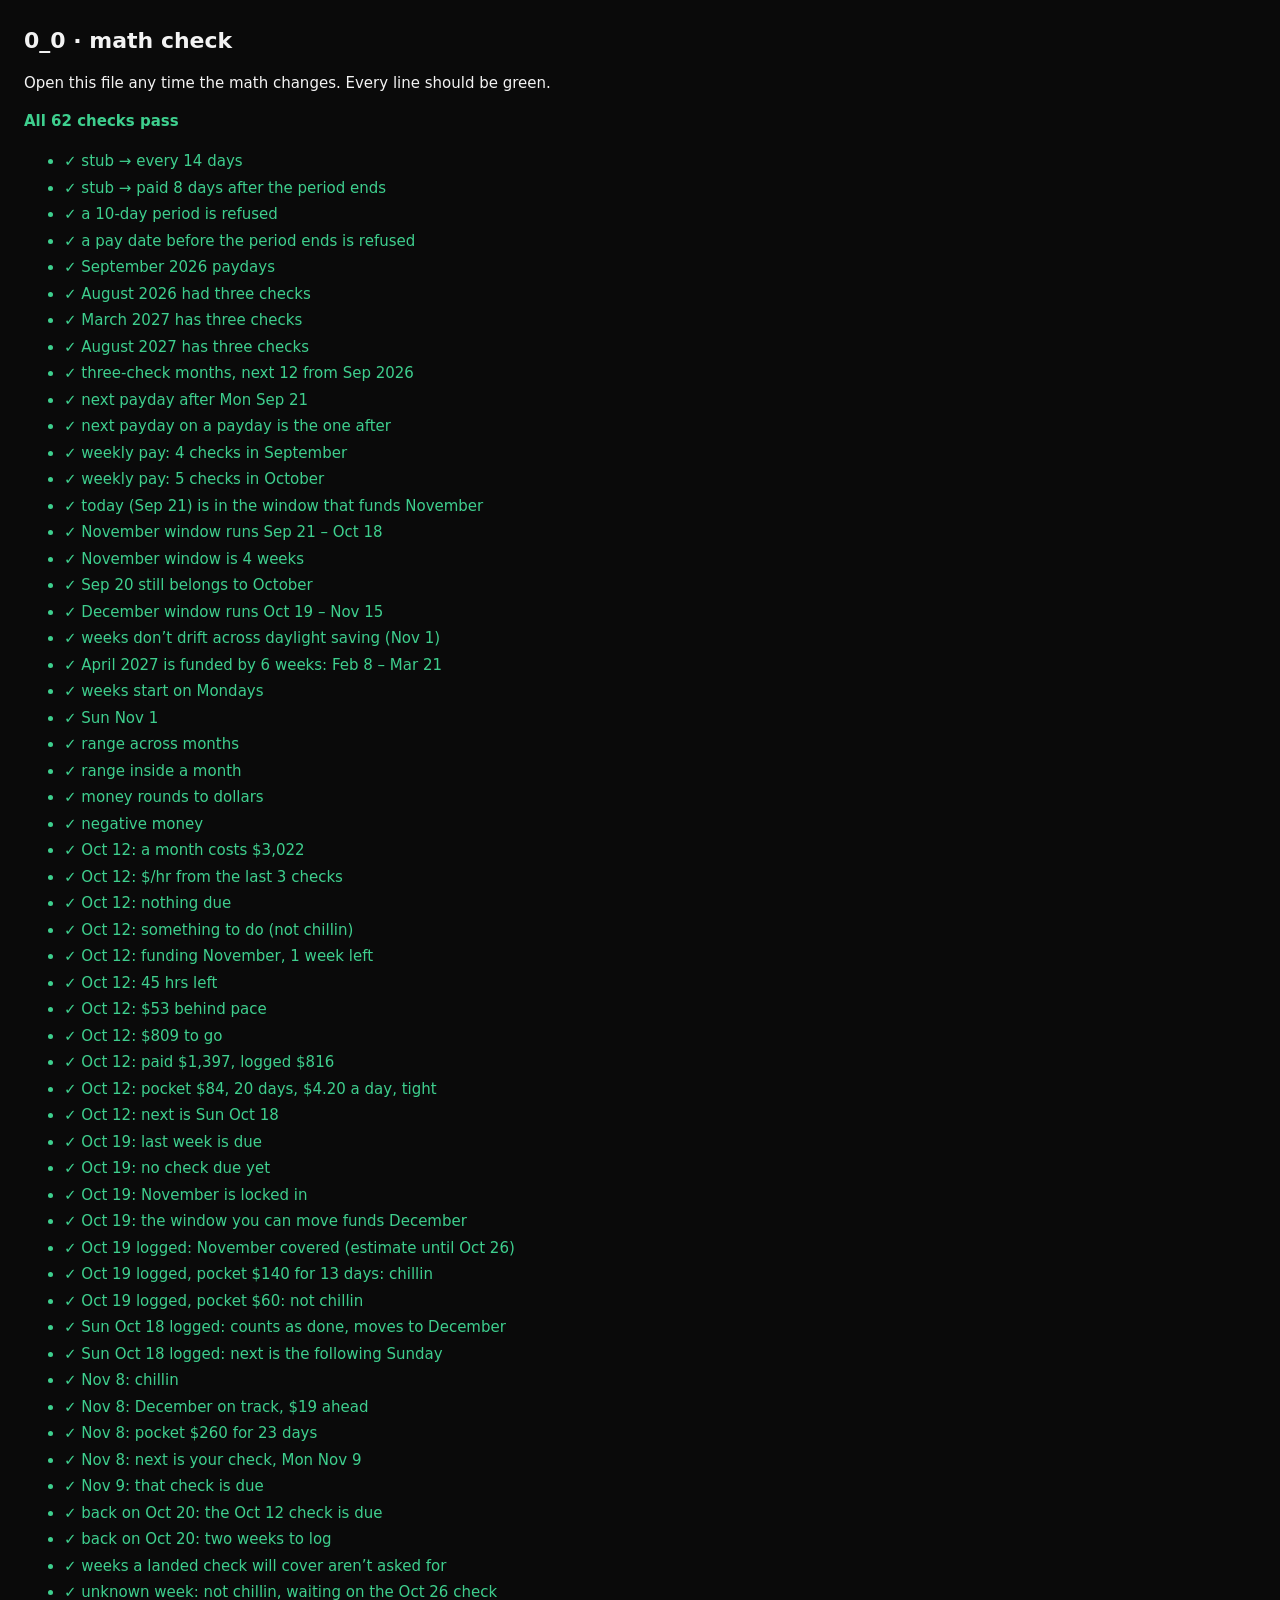
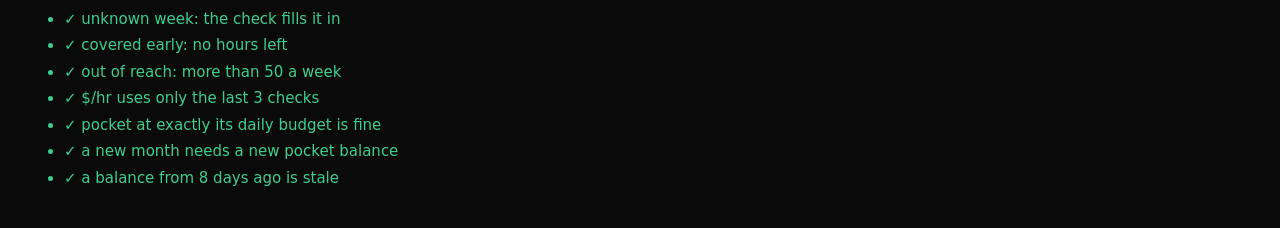
<file: test.html>
<!DOCTYPE html>
<html lang="en">
<head>
<meta charset="utf-8">
<meta name="viewport" content="width=device-width, initial-scale=1">
<title>0_0 · math check</title>
<style>
  body { margin: 0; padding: 24px; background: #0a0a0a; color: #f3f3f3; font: 15px/1.5 system-ui, sans-serif; }
  h1 { font-size: 22px; margin: 0 0 4px; }
  #sum { margin-bottom: 18px; font-weight: 600; }
  .ok { color: #3ecf8e; } .bad { color: #e5645e; }
  li { margin: 4px 0; } code { color: #8d8d8d; }
</style>
</head>
<body>
<h1>0_0 · math check</h1>
<p>Open this file any time the math changes. Every line should be green.</p>
<p id="sum"></p>
<ul id="out"></ul>
<script src="money.js"></script>
<script>
  const results = [];
  const same = (a, b) => JSON.stringify(a) === JSON.stringify(b);
  function eq(name, got, want) { results.push({ name, ok: same(got, want), got, want }); }
  function near(name, got, want, tol = 0.005) { results.push({ name, ok: Math.abs(got - want) <= tol, got, want }); }

  // Your real stub: paid Mon Aug 31 2026 for Aug 10–23.
  const JOB = stubToSource('2026-08-31', '2026-08-10', '2026-08-23');
  const sch = schedule(JOB);
  const D = dayOf;

  // A month that costs $3,022: $2,722 of bills plus $300 pocket. Checks at $18.14/hr, like the mockup.
  function fresh() {
    return { v: 1, bills: [{ label: 'Everything but pocket', amount: 2722 }], pocket: 300, sources: [JOB], events: [], lastLog: null, lastLine: null };
  }
  function check(s, payIso, hrs, net = +(hrs * 18.14).toFixed(2)) {
    const pay = D(payIso);
    s.events.push({ id: 'c' + payIso, type: 'check', start: isoOf(pay - 8 - 13), end: isoOf(pay - 8), label: '', ref: 'job', value: net, hours: hrs });
  }
  function week(s, startIso, hrs) { s.events.push({ id: 'w' + startIso, type: 'hours', start: startIso, end: isoOf(D(startIso) + 6), label: '', ref: 'job', value: hrs }); }
  function pocket(s, iso, v) { s.events.push({ id: 'p' + iso, type: 'pocket', start: iso, end: iso, label: '', ref: null, value: v }); }
  const pays = (y, m) => sch.paidIn(y, m).map(p => isoOf(p.pay));

  // --- The pay schedule, from one stub
  eq('stub → every 14 days', JOB.every, 14);
  eq('stub → paid 8 days after the period ends', JOB.lag, 8);
  eq('a 10-day period is refused', !!stubToSource('2026-08-31', '2026-08-14', '2026-08-23').error, true);
  eq('a pay date before the period ends is refused', !!stubToSource('2026-08-20', '2026-08-10', '2026-08-23').error, true);
  eq('September 2026 paydays', pays(2026, 8), ['2026-09-14', '2026-09-28']);
  eq('August 2026 had three checks', pays(2026, 7), ['2026-08-03', '2026-08-17', '2026-08-31']);
  eq('March 2027 has three checks', pays(2027, 2), ['2027-03-01', '2027-03-15', '2027-03-29']);
  eq('August 2027 has three checks', pays(2027, 7), ['2027-08-02', '2027-08-16', '2027-08-30']);
  eq('three-check months, next 12 from Sep 2026', threeCheckMonths(JOB, D('2026-09-21')), ['Mar 2027', 'Aug 2027']);
  eq('next payday after Mon Sep 21', isoOf(sch.nextPay(D('2026-09-21'))), '2026-09-28');
  eq('next payday on a payday is the one after', isoOf(sch.nextPay(D('2026-09-28'))), '2026-10-12');
  const weekly = schedule(stubToSource('2026-09-18', '2026-09-07', '2026-09-13'));
  eq('weekly pay: 4 checks in September', weekly.paidIn(2026, 8).length, 4);
  eq('weekly pay: 5 checks in October', weekly.paidIn(2026, 9).length, 5);

  // --- Windows: the work behind a month's checks
  const nov = windowAt(sch, D('2026-09-21'));
  eq('today (Sep 21) is in the window that funds November', MONTHS[nov.funds], 'November');
  eq('November window runs Sep 21 – Oct 18', [isoOf(nov.start), isoOf(nov.end)], ['2026-09-21', '2026-10-18']);
  eq('November window is 4 weeks', nov.weeks.length, 4);
  eq('Sep 20 still belongs to October', MONTHS[windowAt(sch, D('2026-09-20')).funds], 'October');
  const dec = windowAt(sch, D('2026-10-19'));
  eq('December window runs Oct 19 – Nov 15', [MONTHS[dec.funds], isoOf(dec.start), isoOf(dec.end)], ['December', '2026-10-19', '2026-11-15']);
  eq('weeks don’t drift across daylight saving (Nov 1)', dec.weeks.map(w => isoOf(w.start)), ['2026-10-19', '2026-10-26', '2026-11-02', '2026-11-09']);
  const apr = windowFor(sch, 2027, 2);
  eq('April 2027 is funded by 6 weeks: Feb 8 – Mar 21', [MONTHS[apr.funds], apr.weeks.length, isoOf(apr.start), isoOf(apr.end)], ['April', 6, '2027-02-08', '2027-03-21']);
  eq('weeks start on Mondays', WEEKDAYS[partsOf(nov.weeks[0].start).wd], 'Monday');

  // --- Formatting
  eq('Sun Nov 1', fmtDay(D('2026-11-01')), 'Sun Nov 1');
  eq('range across months', fmtRange(D('2026-09-28'), D('2026-10-04')), 'Sep 28 – Oct 4');
  eq('range inside a month', fmtRange(D('2026-10-05'), D('2026-10-11')), 'Oct 5 – 11');
  eq('money rounds to dollars', money(808.92), '$809');
  eq('negative money', money(-20), '−$20');

  // --- Screen 1 of the mockup: Mon Oct 12, just logged
  function oct12() {
    const s = fresh();
    check(s, '2026-09-14', 80); check(s, '2026-09-28', 78);
    check(s, '2026-10-12', 77, 1396.78);           // pays Sep 21 – Oct 4
    week(s, '2026-10-05', 45);                     // Oct 5 – 11
    pocket(s, '2026-10-12', 84);
    return s;
  }
  let st = getStatus(oct12(), D('2026-10-12'));
  eq('Oct 12: a month costs $3,022', monthTotal(oct12()), 3022);
  near('Oct 12: $/hr from the last 3 checks', st.rate, 18.14, 0.001);
  eq('Oct 12: nothing due', st.anyDue, false);
  eq('Oct 12: something to do (not chillin)', st.chillin, false);
  eq('Oct 12: funding November, 1 week left', [MONTHS[st.activeWin.funds], st.act.weeksLeft], ['November', 1]);
  eq('Oct 12: 45 hrs left', Math.round(st.act.hoursLeft), 45);
  eq('Oct 12: $53 behind pace', Math.round(st.act.ahead), -53);
  eq('Oct 12: $809 to go', Math.round(st.act.toGo), 809);
  eq('Oct 12: paid $1,397, logged $816', [Math.round(st.act.paid), Math.round(st.act.logged)], [1397, 816]);
  eq('Oct 12: pocket $84, 20 days, $4.20 a day, tight', [st.pocket.balance, st.pocket.daysLeft, st.pocket.perDay.toFixed(2), st.pocket.fine], [84, 20, '4.20', false]);
  eq('Oct 12: next is Sun Oct 18', [fmtDay(st.next.day), st.next.check], ['Sun Oct 18', false]);

  // --- Screen 2: Mon Oct 19, last week not logged
  st = getStatus(oct12(), D('2026-10-19'));
  eq('Oct 19: last week is due', st.due.weeks.map(w => isoOf(w.start)), ['2026-10-12']);
  eq('Oct 19: no check due yet', st.due.checks.length, 0);
  eq('Oct 19: November is locked in', MONTHS[st.lockedWin.funds], 'November');
  eq('Oct 19: the window you can move funds December', MONTHS[st.activeWin.funds], 'December');

  // --- After logging it: covered, and chillin if the pocket is fine
  function oct19(pocketBalance) { const s = oct12(); week(s, '2026-10-12', 46); pocket(s, '2026-10-19', pocketBalance); return s; }
  st = getStatus(oct19(140), D('2026-10-19'));
  eq('Oct 19 logged: November covered (estimate until Oct 26)', [st.lock.covered, st.lock.estimate, isoOf(st.lock.lastPay)], [true, true, '2026-10-26']);
  eq('Oct 19 logged, pocket $140 for 13 days: chillin', st.chillin, true);
  eq('Oct 19 logged, pocket $60: not chillin', getStatus(oct19(60), D('2026-10-19')).chillin, false);

  // --- Logging on the Sunday counts from then
  const sun = oct12(); week(sun, '2026-10-12', 46); pocket(sun, '2026-10-18', 150);
  st = getStatus(sun, D('2026-10-18'));
  eq('Sun Oct 18 logged: counts as done, moves to December', [st.ref === D('2026-10-19'), MONTHS[st.activeWin.funds], st.chillin], [true, 'December', true]);
  eq('Sun Oct 18 logged: next is the following Sunday', fmtDay(st.next.day), 'Sun Oct 25');

  // --- Screen 3: Sun Nov 8, just logged
  function nov8() {
    const s = fresh();
    check(s, '2026-09-28', 78); check(s, '2026-10-12', 77, 1396.78); check(s, '2026-10-26', 91);
    week(s, '2026-10-19', 43); week(s, '2026-10-26', 42); week(s, '2026-11-02', 41);
    pocket(s, '2026-11-08', 260);
    return s;
  }
  st = getStatus(nov8(), D('2026-11-08'));
  eq('Nov 8: chillin', st.chillin, true);
  eq('Nov 8: December on track, $19 ahead', [MONTHS[st.activeWin.funds], Math.round(st.act.ahead)], ['December', 19]);
  eq('Nov 8: pocket $260 for 23 days', [st.pocket.daysLeft, st.pocket.perDay.toFixed(2), st.pocket.fine], [23, '11.30', true]);
  eq('Nov 8: next is your check, Mon Nov 9', [fmtDay(st.next.day), st.next.check], ['Mon Nov 9', true]);
  eq('Nov 9: that check is due', getStatus(nov8(), D('2026-11-09')).due.checks.map(p => isoOf(p.pay)), ['2026-11-09']);

  // --- Skip two weeks: nothing breaks, the checks fill in
  const skip = fresh();
  check(skip, '2026-09-28', 78); week(skip, '2026-09-21', 40); week(skip, '2026-09-28', 37); pocket(skip, '2026-10-04', 150);
  st = getStatus(skip, D('2026-10-20'));
  eq('back on Oct 20: the Oct 12 check is due', st.due.checks.map(p => isoOf(p.pay)), ['2026-10-12']);
  eq('back on Oct 20: two weeks to log', st.due.weeks.map(w => isoOf(w.start)), ['2026-10-05', '2026-10-12']);
  const gap = fresh();
  check(gap, '2026-09-28', 78); pocket(gap, '2026-10-12', 150);
  st = getStatus(gap, D('2026-10-13'));
  eq('weeks a landed check will cover aren’t asked for', st.due.weeks.map(w => isoOf(w.start)), ['2026-10-05']);

  // --- A week you don't know waits for its check
  const unk = oct12(); unk.events.find(e => e.start === '2026-10-05' && e.type === 'hours').value = null;
  week(unk, '2026-10-12', 40); pocket(unk, '2026-10-19', 200);
  st = getStatus(unk, D('2026-10-19'));
  eq('unknown week: not chillin, waiting on the Oct 26 check', [st.chillin, st.lock.unknown.length, isoOf(st.lock.waitingOn[0])], [false, 1, '2026-10-26']);
  check(unk, '2026-10-26', 85);
  eq('unknown week: the check fills it in', getStatus(unk, D('2026-10-26')).lock.unknown.length, 0);

  // --- Covered early, out of reach, and the rate
  const big = oct12(); big.events.find(e => e.start === '2026-10-05' && e.type === 'hours').value = 95;
  st = getStatus(big, D('2026-10-12'));
  eq('covered early: no hours left', [st.act.covered, st.act.toGo], [true, 0]);
  const low = fresh(); check(low, '2026-09-14', 80); check(low, '2026-09-28', 78); check(low, '2026-10-12', 20); week(low, '2026-10-05', 0); pocket(low, '2026-10-12', 200);
  st = getStatus(low, D('2026-10-12'));
  eq('out of reach: more than ' + MAX_WEEK + ' a week', st.act.perWeek > MAX_WEEK, true);
  const r = fresh(); check(r, '2026-08-31', 80, 800); check(r, '2026-09-14', 80, 1600); check(r, '2026-09-28', 80, 1600); check(r, '2026-10-12', 80, 1600);
  near('$/hr uses only the last 3 checks', hourlyRate(r), 20, 0.0001);

  // --- Pocket
  const edge = fresh(); check(edge, '2026-09-28', 78); pocket(edge, '2026-10-02', 300);   // $300 for 30 days in a 31-day month
  eq('pocket at exactly its daily budget is fine', getStatus(edge, D('2026-10-02')).pocket.fine, true);
  const stale = fresh(); check(stale, '2026-10-26', 80); pocket(stale, '2026-10-31', 50);
  eq('a new month needs a new pocket balance', getStatus(stale, D('2026-11-01')).due.pocket, true);
  eq('a balance from 8 days ago is stale', getStatus(stale, D('2026-10-31') + 8).due.pocket, true);

  // --- Show results
  const bad = results.filter(x => !x.ok);
  document.getElementById('sum').className = bad.length ? 'bad' : 'ok';
  document.getElementById('sum').textContent = bad.length ? bad.length + ' of ' + results.length + ' failed' : 'All ' + results.length + ' checks pass';
  document.getElementById('out').innerHTML = results.map(x => '<li class="' + (x.ok ? 'ok' : 'bad') + '">' + (x.ok ? '✓ ' : '✗ ') + x.name +
    (x.ok ? '' : ' <code>got ' + JSON.stringify(x.got) + ', want ' + JSON.stringify(x.want) + '</code>') + '</li>').join('');
</script>
</body>
</html>
</file>
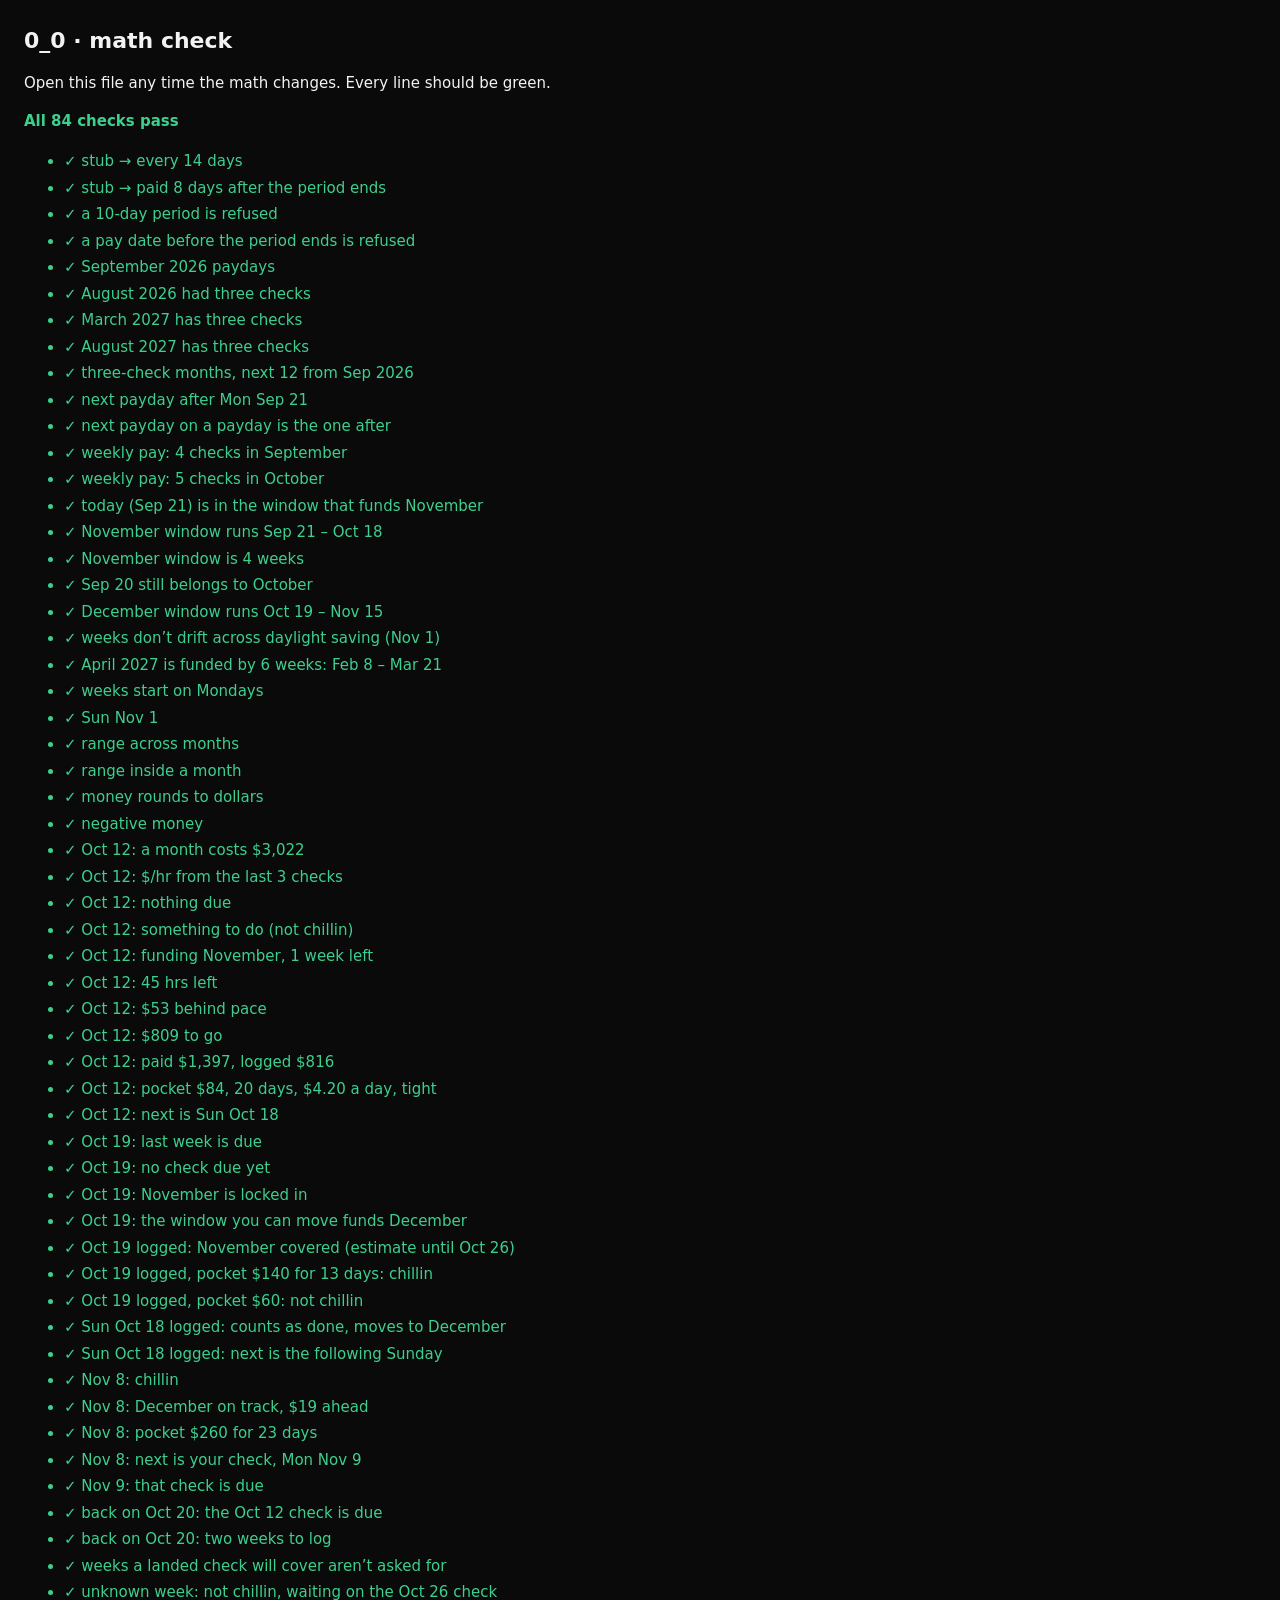
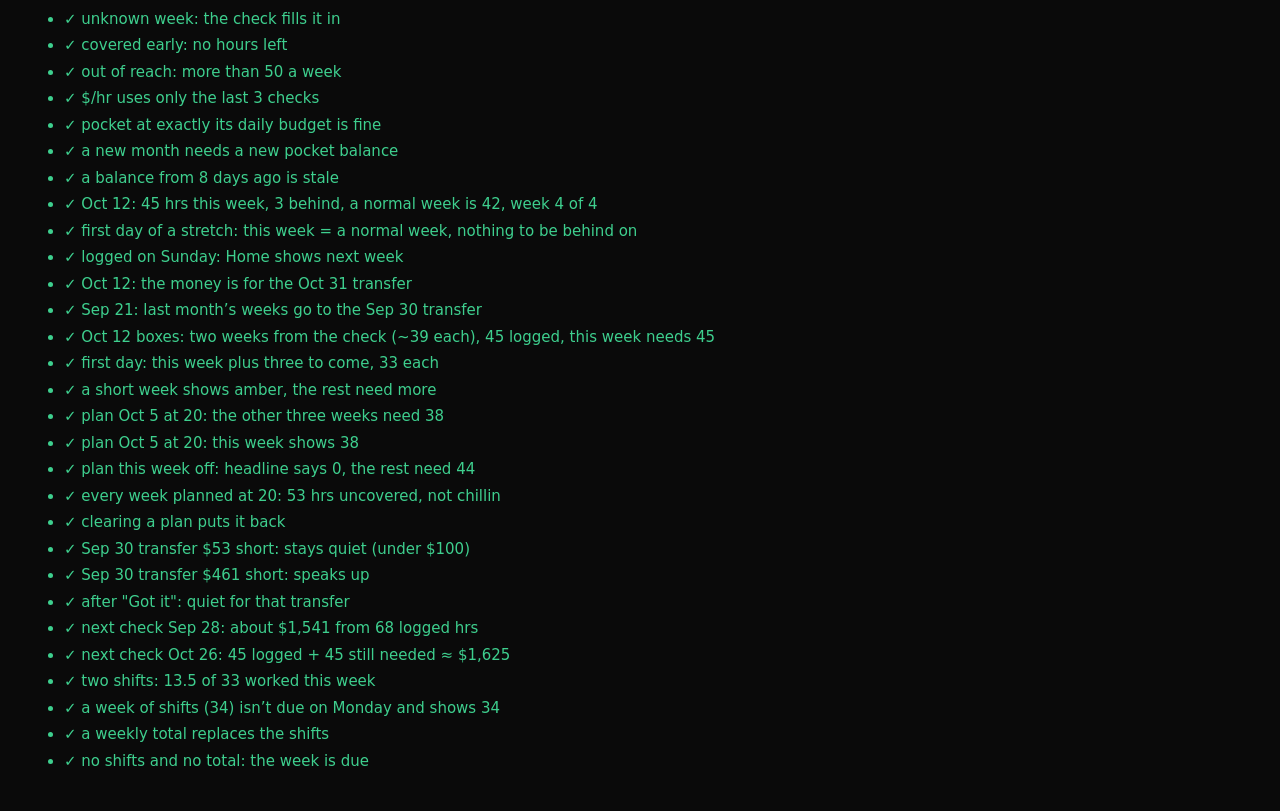
<file: money/test.html>
<!DOCTYPE html>
<html lang="en">
<head>
<meta charset="utf-8">
<meta name="viewport" content="width=device-width, initial-scale=1">
<title>0_0 · math check</title>
<style>
  body { margin: 0; padding: 24px; background: #0a0a0a; color: #f3f3f3; font: 15px/1.5 system-ui, sans-serif; }
  h1 { font-size: 22px; margin: 0 0 4px; }
  #sum { margin-bottom: 18px; font-weight: 600; }
  .ok { color: #3ecf8e; } .bad { color: #e5645e; }
  li { margin: 4px 0; } code { color: #8d8d8d; }
</style>
</head>
<body>
<h1>0_0 · math check</h1>
<p>Open this file any time the math changes. Every line should be green.</p>
<p id="sum"></p>
<ul id="out"></ul>
<script src="money.js"></script>
<script>
  const results = [];
  const same = (a, b) => JSON.stringify(a) === JSON.stringify(b);
  function eq(name, got, want) { results.push({ name, ok: same(got, want), got, want }); }
  function near(name, got, want, tol = 0.005) { results.push({ name, ok: Math.abs(got - want) <= tol, got, want }); }

  // Your real stub: paid Mon Aug 31 2026 for Aug 10–23.
  const JOB = stubToSource('2026-08-31', '2026-08-10', '2026-08-23');
  const sch = schedule(JOB);
  const D = dayOf;

  // A month that costs $3,022: $2,722 of bills plus $300 pocket. Checks at $18.14/hr, like the mockup.
  function fresh() {
    return { v: 1, bills: [{ label: 'Everything but pocket', amount: 2722 }], pocket: 300, sources: [JOB], events: [], lastLog: null, lastLine: null };
  }
  function check(s, payIso, hrs, net = +(hrs * 18.14).toFixed(2)) {
    const pay = D(payIso);
    s.events.push({ id: 'c' + payIso, type: 'check', start: isoOf(pay - 8 - 13), end: isoOf(pay - 8), label: '', ref: 'job', value: net, hours: hrs });
  }
  function week(s, startIso, hrs) { s.events.push({ id: 'w' + startIso, type: 'hours', start: startIso, end: isoOf(D(startIso) + 6), label: '', ref: 'job', value: hrs }); }
  function pocket(s, iso, v) { s.events.push({ id: 'p' + iso, type: 'pocket', start: iso, end: iso, label: '', ref: null, value: v }); }
  const pays = (y, m) => sch.paidIn(y, m).map(p => isoOf(p.pay));

  // --- The pay schedule, from one stub
  eq('stub → every 14 days', JOB.every, 14);
  eq('stub → paid 8 days after the period ends', JOB.lag, 8);
  eq('a 10-day period is refused', !!stubToSource('2026-08-31', '2026-08-14', '2026-08-23').error, true);
  eq('a pay date before the period ends is refused', !!stubToSource('2026-08-20', '2026-08-10', '2026-08-23').error, true);
  eq('September 2026 paydays', pays(2026, 8), ['2026-09-14', '2026-09-28']);
  eq('August 2026 had three checks', pays(2026, 7), ['2026-08-03', '2026-08-17', '2026-08-31']);
  eq('March 2027 has three checks', pays(2027, 2), ['2027-03-01', '2027-03-15', '2027-03-29']);
  eq('August 2027 has three checks', pays(2027, 7), ['2027-08-02', '2027-08-16', '2027-08-30']);
  eq('three-check months, next 12 from Sep 2026', threeCheckMonths(JOB, D('2026-09-21')), ['Mar 2027', 'Aug 2027']);
  eq('next payday after Mon Sep 21', isoOf(sch.nextPay(D('2026-09-21'))), '2026-09-28');
  eq('next payday on a payday is the one after', isoOf(sch.nextPay(D('2026-09-28'))), '2026-10-12');
  const weekly = schedule(stubToSource('2026-09-18', '2026-09-07', '2026-09-13'));
  eq('weekly pay: 4 checks in September', weekly.paidIn(2026, 8).length, 4);
  eq('weekly pay: 5 checks in October', weekly.paidIn(2026, 9).length, 5);

  // --- Windows: the work behind a month's checks
  const nov = windowAt(sch, D('2026-09-21'));
  eq('today (Sep 21) is in the window that funds November', MONTHS[nov.funds], 'November');
  eq('November window runs Sep 21 – Oct 18', [isoOf(nov.start), isoOf(nov.end)], ['2026-09-21', '2026-10-18']);
  eq('November window is 4 weeks', nov.weeks.length, 4);
  eq('Sep 20 still belongs to October', MONTHS[windowAt(sch, D('2026-09-20')).funds], 'October');
  const dec = windowAt(sch, D('2026-10-19'));
  eq('December window runs Oct 19 – Nov 15', [MONTHS[dec.funds], isoOf(dec.start), isoOf(dec.end)], ['December', '2026-10-19', '2026-11-15']);
  eq('weeks don’t drift across daylight saving (Nov 1)', dec.weeks.map(w => isoOf(w.start)), ['2026-10-19', '2026-10-26', '2026-11-02', '2026-11-09']);
  const apr = windowFor(sch, 2027, 2);
  eq('April 2027 is funded by 6 weeks: Feb 8 – Mar 21', [MONTHS[apr.funds], apr.weeks.length, isoOf(apr.start), isoOf(apr.end)], ['April', 6, '2027-02-08', '2027-03-21']);
  eq('weeks start on Mondays', WEEKDAYS[partsOf(nov.weeks[0].start).wd], 'Monday');

  // --- Formatting
  eq('Sun Nov 1', fmtDay(D('2026-11-01')), 'Sun Nov 1');
  eq('range across months', fmtRange(D('2026-09-28'), D('2026-10-04')), 'Sep 28 – Oct 4');
  eq('range inside a month', fmtRange(D('2026-10-05'), D('2026-10-11')), 'Oct 5 – 11');
  eq('money rounds to dollars', money(808.92), '$809');
  eq('negative money', money(-20), '−$20');

  // --- Screen 1 of the mockup: Mon Oct 12, just logged
  function oct12() {
    const s = fresh();
    check(s, '2026-09-14', 80); check(s, '2026-09-28', 78);
    check(s, '2026-10-12', 77, 1396.78);           // pays Sep 21 – Oct 4
    week(s, '2026-10-05', 45);                     // Oct 5 – 11
    pocket(s, '2026-10-12', 84);
    return s;
  }
  let st = getStatus(oct12(), D('2026-10-12'));
  eq('Oct 12: a month costs $3,022', monthTotal(oct12()), 3022);
  near('Oct 12: $/hr from the last 3 checks', st.rate, 18.14, 0.001);
  eq('Oct 12: nothing due', st.anyDue, false);
  eq('Oct 12: something to do (not chillin)', st.chillin, false);
  eq('Oct 12: funding November, 1 week left', [MONTHS[st.activeWin.funds], st.act.weeksLeft], ['November', 1]);
  eq('Oct 12: 45 hrs left', Math.round(st.act.hoursLeft), 45);
  eq('Oct 12: $53 behind pace', Math.round(st.act.ahead), -53);
  eq('Oct 12: $809 to go', Math.round(st.act.toGo), 809);
  eq('Oct 12: paid $1,397, logged $816', [Math.round(st.act.paid), Math.round(st.act.logged)], [1397, 816]);
  eq('Oct 12: pocket $84, 20 days, $4.20 a day, tight', [st.pocket.balance, st.pocket.daysLeft, st.pocket.perDay.toFixed(2), st.pocket.fine], [84, 20, '4.20', false]);
  eq('Oct 12: next is Sun Oct 18', [fmtDay(st.next.day), st.next.check], ['Sun Oct 18', false]);

  // --- Screen 2: Mon Oct 19, last week not logged
  st = getStatus(oct12(), D('2026-10-19'));
  eq('Oct 19: last week is due', st.due.weeks.map(w => isoOf(w.start)), ['2026-10-12']);
  eq('Oct 19: no check due yet', st.due.checks.length, 0);
  eq('Oct 19: November is locked in', MONTHS[st.lockedWin.funds], 'November');
  eq('Oct 19: the window you can move funds December', MONTHS[st.activeWin.funds], 'December');

  // --- After logging it: covered, and chillin if the pocket is fine
  function oct19(pocketBalance) { const s = oct12(); week(s, '2026-10-12', 46); pocket(s, '2026-10-19', pocketBalance); return s; }
  st = getStatus(oct19(140), D('2026-10-19'));
  eq('Oct 19 logged: November covered (estimate until Oct 26)', [st.lock.covered, st.lock.estimate, isoOf(st.lock.lastPay)], [true, true, '2026-10-26']);
  eq('Oct 19 logged, pocket $140 for 13 days: chillin', st.chillin, true);
  eq('Oct 19 logged, pocket $60: not chillin', getStatus(oct19(60), D('2026-10-19')).chillin, false);

  // --- Logging on the Sunday counts from then
  const sun = oct12(); week(sun, '2026-10-12', 46); pocket(sun, '2026-10-18', 150);
  st = getStatus(sun, D('2026-10-18'));
  eq('Sun Oct 18 logged: counts as done, moves to December', [st.ref === D('2026-10-19'), MONTHS[st.activeWin.funds], st.chillin], [true, 'December', true]);
  eq('Sun Oct 18 logged: next is the following Sunday', fmtDay(st.next.day), 'Sun Oct 25');

  // --- Screen 3: Sun Nov 8, just logged
  function nov8() {
    const s = fresh();
    check(s, '2026-09-28', 78); check(s, '2026-10-12', 77, 1396.78); check(s, '2026-10-26', 91);
    week(s, '2026-10-19', 43); week(s, '2026-10-26', 42); week(s, '2026-11-02', 41);
    pocket(s, '2026-11-08', 260);
    return s;
  }
  st = getStatus(nov8(), D('2026-11-08'));
  eq('Nov 8: chillin', st.chillin, true);
  eq('Nov 8: December on track, $19 ahead', [MONTHS[st.activeWin.funds], Math.round(st.act.ahead)], ['December', 19]);
  eq('Nov 8: pocket $260 for 23 days', [st.pocket.daysLeft, st.pocket.perDay.toFixed(2), st.pocket.fine], [23, '11.30', true]);
  eq('Nov 8: next is your check, Mon Nov 9', [fmtDay(st.next.day), st.next.check], ['Mon Nov 9', true]);
  eq('Nov 9: that check is due', getStatus(nov8(), D('2026-11-09')).due.checks.map(p => isoOf(p.pay)), ['2026-11-09']);

  // --- Skip two weeks: nothing breaks, the checks fill in
  const skip = fresh();
  check(skip, '2026-09-28', 78); week(skip, '2026-09-21', 40); week(skip, '2026-09-28', 37); pocket(skip, '2026-10-04', 150);
  st = getStatus(skip, D('2026-10-20'));
  eq('back on Oct 20: the Oct 12 check is due', st.due.checks.map(p => isoOf(p.pay)), ['2026-10-12']);
  eq('back on Oct 20: two weeks to log', st.due.weeks.map(w => isoOf(w.start)), ['2026-10-05', '2026-10-12']);
  const gap = fresh();
  check(gap, '2026-09-28', 78); pocket(gap, '2026-10-12', 150);
  st = getStatus(gap, D('2026-10-13'));
  eq('weeks a landed check will cover aren’t asked for', st.due.weeks.map(w => isoOf(w.start)), ['2026-10-05']);

  // --- A week you don't know waits for its check
  const unk = oct12(); unk.events.find(e => e.start === '2026-10-05' && e.type === 'hours').value = null;
  week(unk, '2026-10-12', 40); pocket(unk, '2026-10-19', 200);
  st = getStatus(unk, D('2026-10-19'));
  eq('unknown week: not chillin, waiting on the Oct 26 check', [st.chillin, st.lock.unknown.length, isoOf(st.lock.waitingOn[0])], [false, 1, '2026-10-26']);
  check(unk, '2026-10-26', 85);
  eq('unknown week: the check fills it in', getStatus(unk, D('2026-10-26')).lock.unknown.length, 0);

  // --- Covered early, out of reach, and the rate
  const big = oct12(); big.events.find(e => e.start === '2026-10-05' && e.type === 'hours').value = 95;
  st = getStatus(big, D('2026-10-12'));
  eq('covered early: no hours left', [st.act.covered, st.act.toGo], [true, 0]);
  const low = fresh(); check(low, '2026-09-14', 80); check(low, '2026-09-28', 78); check(low, '2026-10-12', 20); week(low, '2026-10-05', 0); pocket(low, '2026-10-12', 200);
  st = getStatus(low, D('2026-10-12'));
  eq('out of reach: more than ' + MAX_WEEK + ' a week', st.act.perWeek > MAX_WEEK, true);
  const r = fresh(); check(r, '2026-08-31', 80, 800); check(r, '2026-09-14', 80, 1600); check(r, '2026-09-28', 80, 1600); check(r, '2026-10-12', 80, 1600);
  near('$/hr uses only the last 3 checks', hourlyRate(r), 20, 0.0001);

  // --- Pocket
  const edge = fresh(); check(edge, '2026-09-28', 78); pocket(edge, '2026-10-02', 300);   // $300 for 30 days in a 31-day month
  eq('pocket at exactly its daily budget is fine', getStatus(edge, D('2026-10-02')).pocket.fine, true);
  const stale = fresh(); check(stale, '2026-10-26', 80); pocket(stale, '2026-10-31', 50);
  eq('a new month needs a new pocket balance', getStatus(stale, D('2026-11-01')).due.pocket, true);
  eq('a balance from 8 days ago is stale', getStatus(stale, D('2026-10-31') + 8).due.pocket, true);

  // --- This week's number: what Home leads with
  let tw = thisWeek(getStatus(oct12(), D('2026-10-12')));
  eq('Oct 12: 45 hrs this week, 3 behind, a normal week is 42, week 4 of 4', [tw.hours, tw.ahead, tw.normal, tw.number], [45, -3, 42, 4]);
  const day1 = fresh(); check(day1, '2026-09-14', 62.97, 1427.36); week(day1, '2026-09-07', 36); week(day1, '2026-09-14', 32); pocket(day1, '2026-09-21', 125);
  tw = thisWeek(getStatus(day1, D('2026-09-21')));
  eq('first day of a stretch: this week = a normal week, nothing to be behind on', [tw.hours, tw.normal, tw.ahead, tw.number, tw.next, isoOf(tw.start)], [33, 33, 0, 1, false, '2026-09-21']);
  tw = thisWeek(getStatus(sun, D('2026-10-18')));
  eq('logged on Sunday: Home shows next week', [tw.next, isoOf(tw.start)], [true, '2026-10-19']);

  // --- The week boxes and the transfer date
  eq('Oct 12: the money is for the Oct 31 transfer', fmtDay(transferDay(getStatus(oct12(), D('2026-10-12')).activeWin)), 'Sat Oct 31');
  eq('Sep 21: last month’s weeks go to the Sep 30 transfer', fmtDay(transferDay(getStatus(day1, D('2026-09-21')).lockedWin)), 'Wed Sep 30');
  const strip = weekStrip(getStatus(oct12(), D('2026-10-12')));
  eq('Oct 12 boxes: two weeks from the check (~39 each), 45 logged, this week needs 45',
    strip.map(b => [b.kind, b.hours, !!b.approx]), [['done', 39, true], ['done', 39, true], ['done', 45, false], ['now', 45, false]]);
  const strip1 = weekStrip(getStatus(day1, D('2026-09-21')));
  eq('first day: this week plus three to come, 33 each', strip1.map(b => [b.kind, b.hours]), [['now', 33], ['next', 33], ['next', 33], ['next', 33]]);
  const behind = day1; week(behind, '2026-09-21', 28); pocket(behind, '2026-09-28', 100);
  const strip2 = weekStrip(getStatus(behind, D('2026-09-28')));
  eq('a short week shows amber, the rest need more', strip2.map(b => [b.kind, b.hours, !!b.short]), [['done', 28, true], ['now', 35, false], ['next', 35, false], ['next', 35, false]]);

  // --- Planning a week: the others adjust
  const planned = () => { const s = fresh(); check(s, '2026-09-14', 62.97, 1427.36); week(s, '2026-09-07', 36); week(s, '2026-09-14', 32); pocket(s, '2026-09-21', 125); return s; };
  let ps = planned(); setPlan(ps, '2026-10-05', 20);
  let pst = getStatus(ps, D('2026-09-21'));
  eq('plan Oct 5 at 20: the other three weeks need 38', weekStrip(pst).map(b => [b.hours, !!b.planned]), [[38, false], [38, false], [20, true], [38, false]]);
  eq('plan Oct 5 at 20: this week shows 38', thisWeek(pst).hours, 38);
  ps = planned(); setPlan(ps, '2026-09-21', 0);
  eq('plan this week off: headline says 0, the rest need 44', [thisWeek(getStatus(ps, D('2026-09-21'))).hours, weekStrip(getStatus(ps, D('2026-09-21')))[1].hours], [0, 44]);
  ps = planned(); ['2026-09-21', '2026-09-28', '2026-10-05', '2026-10-12'].forEach(w => setPlan(ps, w, 20));
  eq('every week planned at 20: 53 hrs uncovered, not chillin', [Math.round(getStatus(ps, D('2026-09-21')).act.planShort), getStatus(ps, D('2026-09-21')).chillin], [53, false]);
  ps = planned(); setPlan(ps, '2026-10-05', 20); setPlan(ps, '2026-10-05', null);
  eq('clearing a plan puts it back', weekStrip(getStatus(ps, D('2026-09-21'))).map(b => b.hours), [33, 33, 33, 33]);

  // --- Last month's transfer: quiet when the gap is small, gone once you've got it
  pst = getStatus(planned(), D('2026-09-21'));
  eq('Sep 30 transfer $53 short: stays quiet (under $100)', [Math.round(pst.lock.toGo), pst.lockFine], [53, true]);
  const shortish = () => { const s = fresh(); check(s, '2026-09-14', 62.97, 1427.36); week(s, '2026-09-07', 25); week(s, '2026-09-14', 25); pocket(s, '2026-09-21', 125); return s; };
  pst = getStatus(shortish(), D('2026-09-21'));
  eq('Sep 30 transfer $461 short: speaks up', [Math.round(pst.lock.toGo), pst.lockFine], [461, false]);
  const got = shortish(); got.gotIt = ['2026-09-30'];
  eq('after "Got it": quiet for that transfer', getStatus(got, D('2026-09-21')).lockFine, true);

  // --- The next paycheck, roughly
  let nc = getStatus(planned(), D('2026-09-21')).nextCheck;
  eq('next check Sep 28: about $1,541 from 68 logged hrs', [isoOf(nc.pay), Math.round(nc.amount)], ['2026-09-28', 1541]);
  nc = getStatus(oct12(), D('2026-10-12')).nextCheck;
  eq('next check Oct 26: 45 logged + 45 still needed ≈ $1,625', [isoOf(nc.pay), Math.round(nc.amount)], ['2026-10-26', 1625]);

  // --- Shifts: this week counts down; a finished week of shifts counts as logged
  const shift = (s, iso, h) => s.events.push({ id: 's' + iso, type: 'shift', start: iso, end: iso, label: '', ref: 'job', value: h });
  let sh = planned(); shift(sh, '2026-09-21', 6.5); shift(sh, '2026-09-22', 7);
  tw = thisWeek(getStatus(sh, D('2026-09-22')));
  eq('two shifts: 13.5 of 33 worked this week', [tw.hours, tw.worked], [33, 13.5]);
  sh = planned(); ['2026-09-21', '2026-09-22', '2026-09-24', '2026-09-25', '2026-09-26'].forEach((d, i) => shift(sh, d, [6, 7, 7, 7, 7][i])); pocket(sh, '2026-09-28', 100);
  let shs = getStatus(sh, D('2026-09-28'));
  eq('a week of shifts (34) isn’t due on Monday and shows 34', [shs.due.weeks.length, weekStrip(shs)[0].hours, !!weekStrip(shs)[0].approx], [0, 34, false]);
  week(sh, '2026-09-21', 36);
  eq('a weekly total replaces the shifts', weekStrip(getStatus(sh, D('2026-09-28')))[0].hours, 36);
  const noShift = planned(); pocket(noShift, '2026-09-28', 100);
  eq('no shifts and no total: the week is due', getStatus(noShift, D('2026-09-28')).due.weeks.map(w => isoOf(w.start)), ['2026-09-21']);

  // --- Show results
  const bad = results.filter(x => !x.ok);
  document.getElementById('sum').className = bad.length ? 'bad' : 'ok';
  document.getElementById('sum').textContent = bad.length ? bad.length + ' of ' + results.length + ' failed' : 'All ' + results.length + ' checks pass';
  document.getElementById('out').innerHTML = results.map(x => '<li class="' + (x.ok ? 'ok' : 'bad') + '">' + (x.ok ? '✓ ' : '✗ ') + x.name +
    (x.ok ? '' : ' <code>got ' + JSON.stringify(x.got) + ', want ' + JSON.stringify(x.want) + '</code>') + '</li>').join('');
</script>
</body>
</html>
</file>
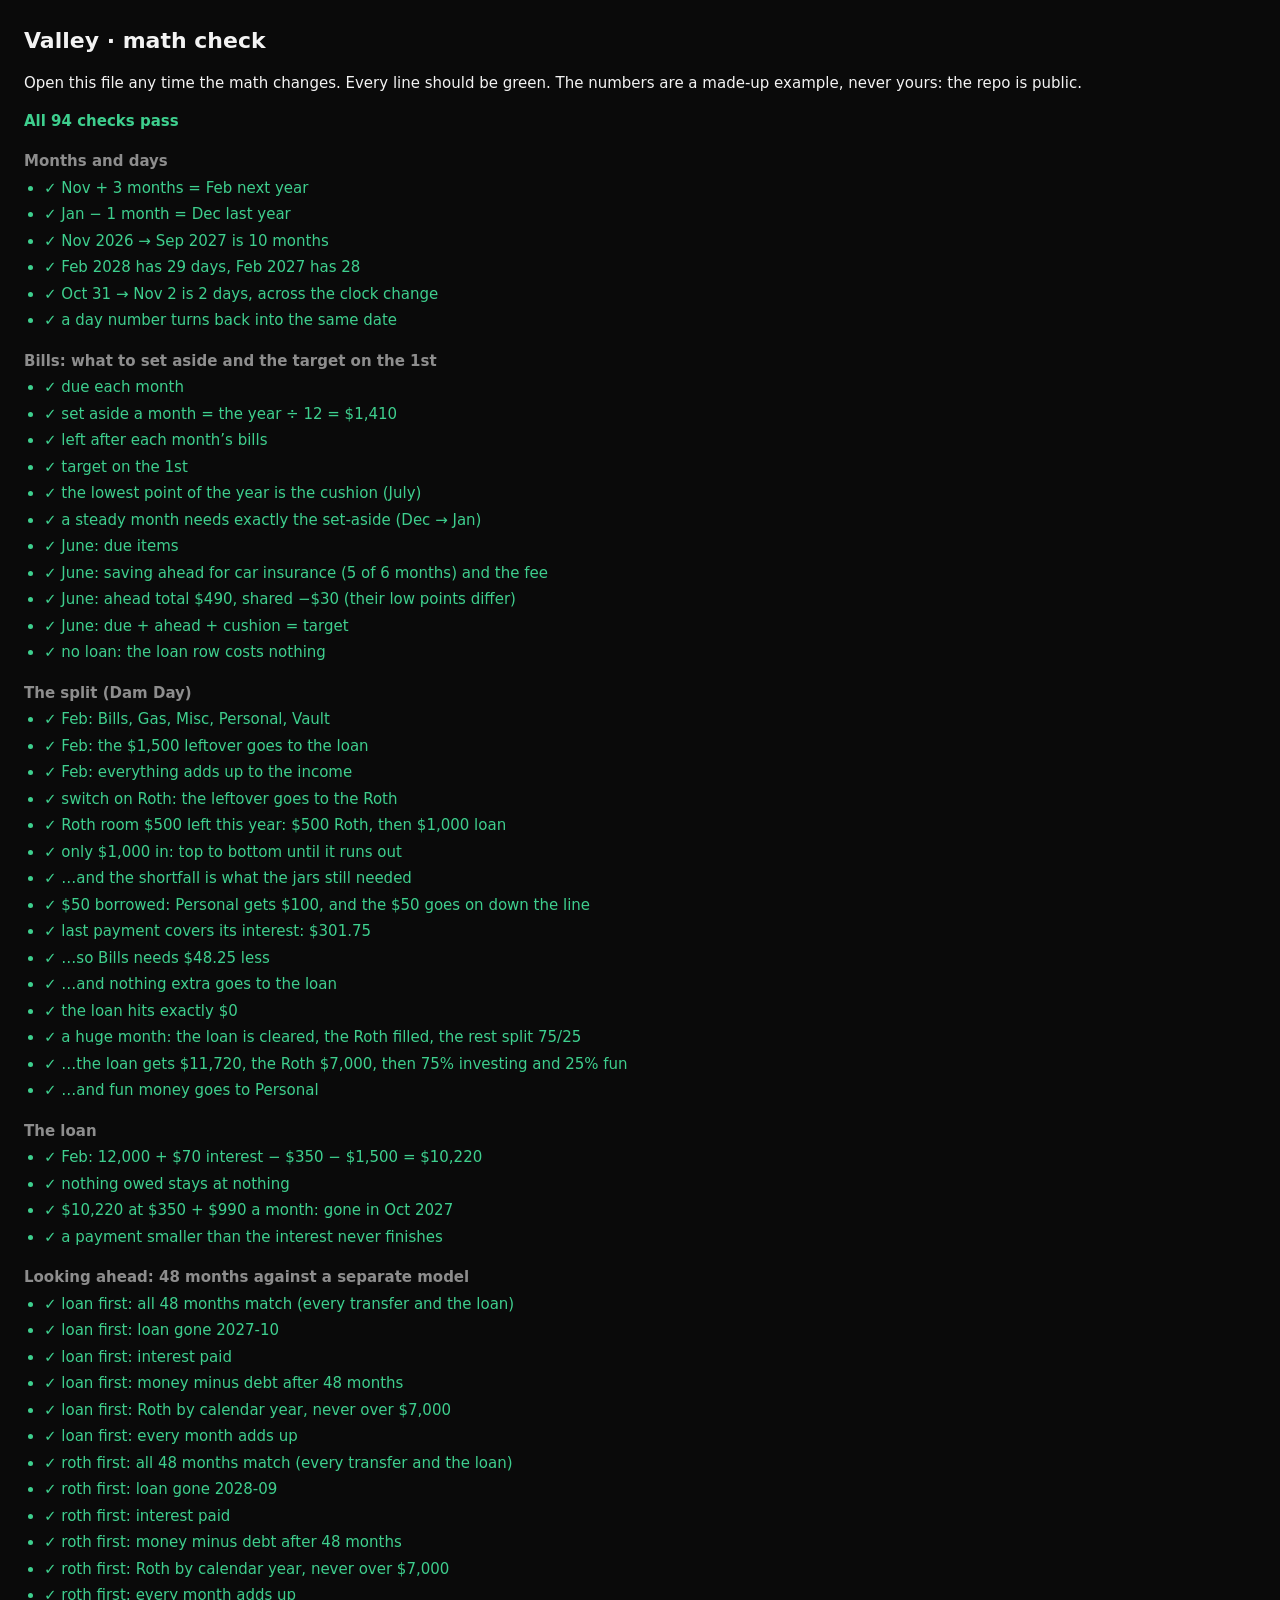
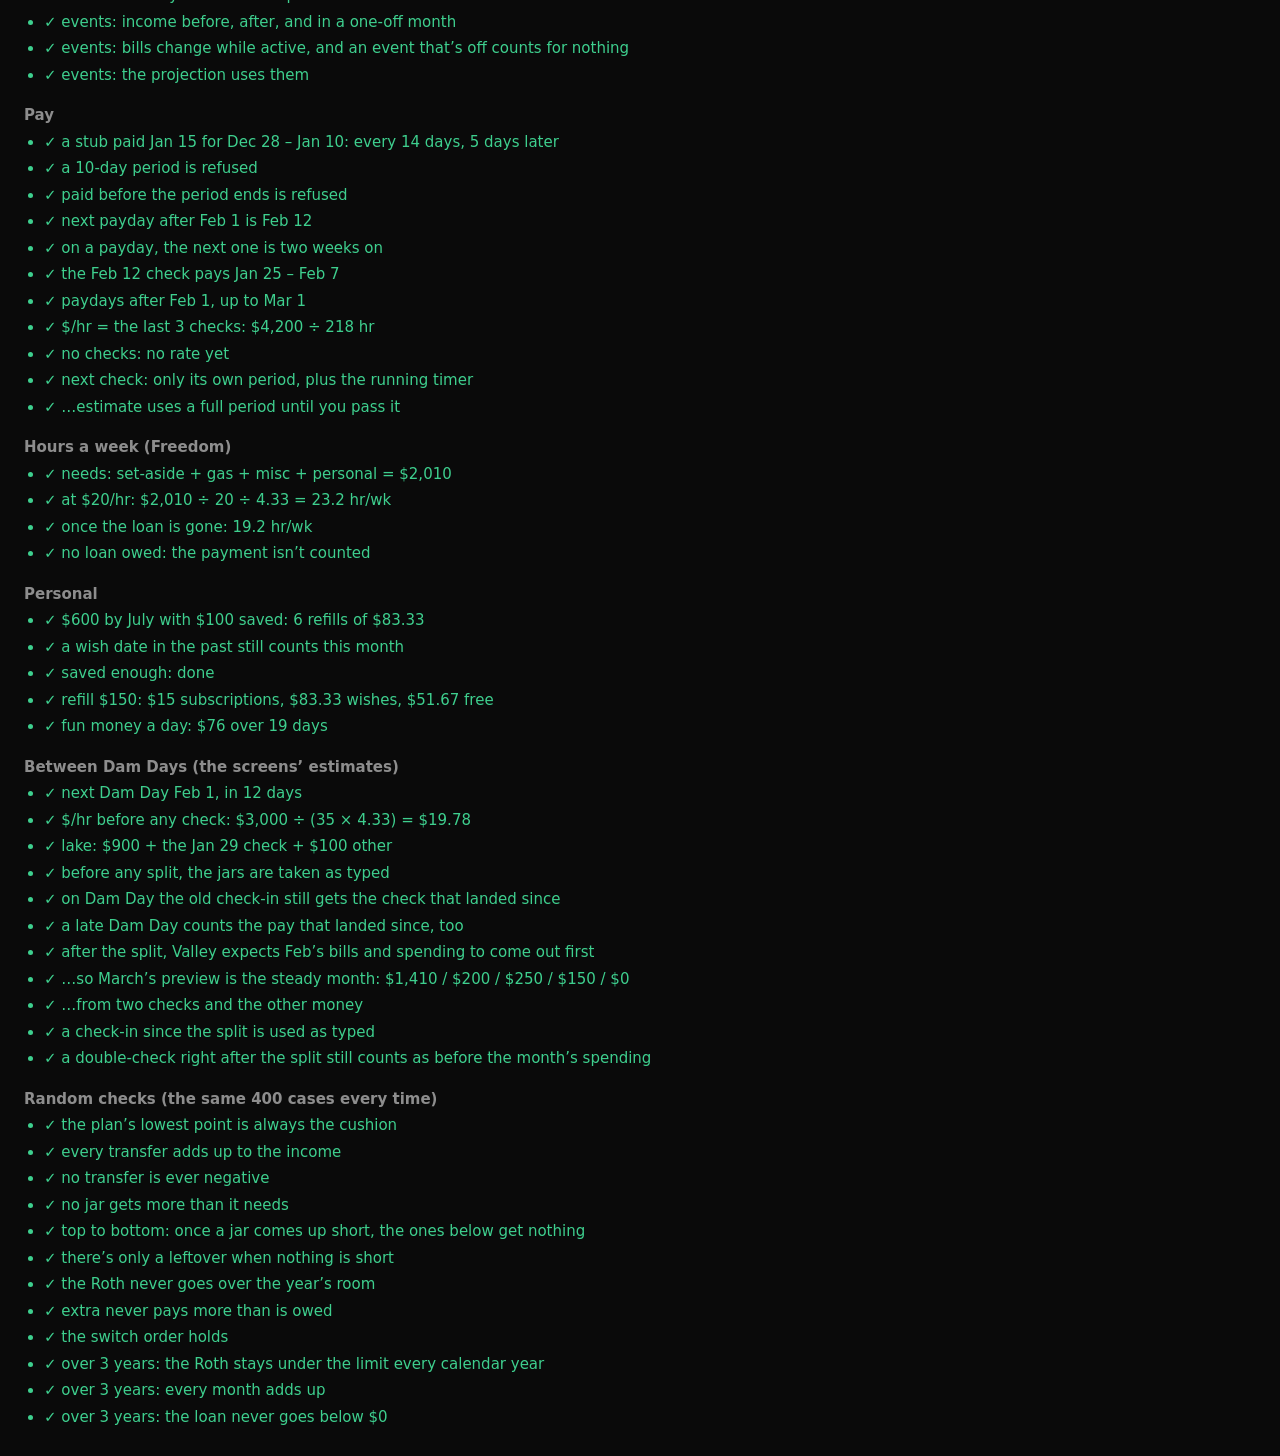
<file: valley/test.html>
<!DOCTYPE html>
<html lang="en">
<head>
<meta charset="utf-8">
<meta name="viewport" content="width=device-width, initial-scale=1">
<title>Valley · math check</title>
<link rel="icon" href="../icon-192.png">
<style>
  body { margin: 0; padding: 24px; background: #0a0a0a; color: #f3f3f3; font: 15px/1.5 system-ui, sans-serif; }
  h1 { font-size: 22px; margin: 0 0 4px; }
  h2 { font-size: 15px; margin: 18px 0 4px; color: #8d8d8d; font-weight: 600; }
  #sum { margin-bottom: 18px; font-weight: 600; }
  .ok { color: #3ecf8e; } .bad { color: #e5645e; }
  li { margin: 4px 0; } code { color: #8d8d8d; word-break: break-all; }
  ul { padding-left: 20px; margin: 0; }
</style>
</head>
<body>
<h1>Valley · math check</h1>
<p>Open this file any time the math changes. Every line should be green. The numbers are a made-up
example, never yours: the repo is public.</p>
<p id="sum"></p>
<div id="out"></div>
<script src="engine.js"></script>
<script src="valley.js"></script>
<script>
(() => {   // everything in here stays out of valley.js's way
  const results = [];
  let group = '';
  const same = (a, b) => JSON.stringify(a) === JSON.stringify(b);
  function eq(name, got, want) { results.push({ group, name, ok: same(got, want), got, want }); }
  function near(name, got, want, tol = 0.005) { results.push({ group, name, ok: typeof got === 'number' && Math.abs(got - want) <= tol, got, want }); }
  function yes(name, ok, got) { results.push({ group, name, ok: !!ok, got, want: true }); }
  const r2 = VE.round2, fill = v => Array(12).fill(v), JARS = VE.JARS;

  // The example: $900 rent, a $350 loan payment, $50 phone, $600 car insurance in Jan and Jul, a $120 fee in April.
  function example() {
    return {
      v: 1, created: '2027-01-20', firstMonth: '2027-02',
      jars: { income: { name: 'Income', bank: '' }, bills: { name: 'Bills', bank: '', cushion: 100 }, gas: { name: 'Gas', bank: '', cap: 500, spend: 200 },
        misc: { name: 'Misc', bank: '', cap: 800, spend: 250 }, personal: { name: 'Personal', bank: '', amount: 150 }, vault: { name: 'Vault', bank: '', cap: 5000 } },
      bills: [
        { id: 'rent', name: 'Rent', amounts: fill(900) },
        { id: 'loan', name: 'Loan payment', loan: true, amounts: fill(0) },
        { id: 'phone', name: 'Phone', amounts: fill(50) },
        { id: 'ins', name: 'Car insurance', amounts: [600, 0, 0, 0, 0, 0, 600, 0, 0, 0, 0, 0] },
        { id: 'fee', name: 'Yearly fee', amounts: [0, 0, 0, 120, 0, 0, 0, 0, 0, 0, 0, 0] },
      ],
      loan: { name: 'Loan', owed: 12000, start: 12000, apr: 0.07, payment: 350, asOf: '2027-02' },
      extra: { first: 'loan', rothLimit: 7000, investShare: 0.75, growth: 0.05 },
      income: { monthly: 3000, hoursPerWeek: 35, other: 100 },
      pay: { payDate: '2027-01-15', every: 14, lag: 5 },
      paychecks: [], shifts: [], months: [], wishes: [], ious: [], events: [], subs: [],
      balances: [['income', 900], ['bills', 1200], ['gas', 120], ['misc', 300], ['personal', 80], ['vault', 4800]].map(([jar, value]) => ({ date: '2027-01-20', jar, value, t: 1, checkin: true })),
      roth: { seed: {}, balance: null }, invest: { balance: null }, timer: null, damDraft: null, birthYear: null,
    };
  }
  const S = example();
  const START = { month: '2027-02', income: 3100, bal: { bills: 1200, gas: 120, misc: 300, personal: 80, vault: 4800 }, owed: 12000, rothUsed: {}, roth: 0, invest: 0 };

  group = 'Months and days';
  eq('Nov + 3 months = Feb next year', VE.addMonths('2026-11', 3), '2027-02');
  eq('Jan − 1 month = Dec last year', VE.addMonths('2027-01', -1), '2026-12');
  eq('Nov 2026 → Sep 2027 is 10 months', VE.monthsBetween('2026-11', '2027-09'), 10);
  eq('Feb 2028 has 29 days, Feb 2027 has 28', [VE.daysInMonth('2028-02'), VE.daysInMonth('2027-02')], [29, 28]);
  eq('Oct 31 → Nov 2 is 2 days, across the clock change', VE.dayOf('2026-11-02') - VE.dayOf('2026-10-31'), 2);
  eq('a day number turns back into the same date', VE.isoOf(VE.dayOf('2027-03-14')), '2027-03-14');

  group = 'Bills: what to set aside and the target on the 1st';
  const plan = VE.billPlan(S.bills, S.loan, S.jars.bills.cushion);
  eq('due each month', plan.due, [1900, 1300, 1300, 1420, 1300, 1300, 1900, 1300, 1300, 1300, 1300, 1300]);
  eq('set aside a month = the year ÷ 12 = $1,410', plan.perMonth, 1410);
  eq('left after each month’s bills', plan.left, [160, 270, 380, 370, 480, 590, 100, 210, 320, 430, 540, 650]);
  eq('target on the 1st', plan.target, [2060, 1570, 1680, 1790, 1780, 1890, 2000, 1510, 1620, 1730, 1840, 1950]);
  eq('the lowest point of the year is the cushion (July)', Math.min(...plan.left), 100);
  eq('a steady month needs exactly the set-aside (Dec → Jan)', plan.target[0] - plan.left[11], 1410);
  const june = VE.billsWhy(plan, 5);
  eq('June: due items', june.dueItems.map(x => [x.name, x.amount]), [['Rent', 900], ['Loan payment', 350], ['Phone', 50]]);
  eq('June: saving ahead for car insurance (5 of 6 months) and the fee', june.ahead.map(a => [a.name, a.saved, a.perMonth, a.months, a.nextAmount]), [['Car insurance', 500, 100, 5, 600], ['Yearly fee', 20, 10, 2, 120]]);
  eq('June: ahead total $490, shared −$30 (their low points differ)', [june.aheadTotal, june.shared], [490, -30]);
  eq('June: due + ahead + cushion = target', june.due + june.aheadTotal + june.cushion, june.target);
  eq('no loan: the loan row costs nothing', VE.billPlan(S.bills, null, 100).perMonth, 1060);

  group = 'The split (Dam Day)';
  const feb = VE.split({ month: '2027-02', income: 3100, bal: START.bal, owed: 12000, rothUsed: 0, iou: 0 }, S, plan);
  eq('Feb: Bills, Gas, Misc, Personal, Vault', JARS.map(j => feb.give[j]), [370, 380, 500, 150, 200]);
  eq('Feb: the $1,500 leftover goes to the loan', [feb.left, feb.extraLoan, feb.roth, feb.invest, feb.fun], [1500, 1500, 0, 0, 0]);
  eq('Feb: everything adds up to the income', feb.total, 3100);
  const febR = VE.split({ month: '2027-02', income: 3100, bal: START.bal, owed: 12000, rothUsed: 0 }, { ...S, extra: { ...S.extra, first: 'roth' } }, plan);
  eq('switch on Roth: the leftover goes to the Roth', [febR.roth, febR.extraLoan], [1500, 0]);
  const room = VE.split({ month: '2027-02', income: 3100, bal: START.bal, owed: 12000, rothUsed: 6500 }, { ...S, extra: { ...S.extra, first: 'roth' } }, plan);
  eq('Roth room $500 left this year: $500 Roth, then $1,000 loan', [room.roth, room.extraLoan], [500, 1000]);
  const lean = VE.split({ month: '2027-02', income: 1000, bal: START.bal, owed: 12000, rothUsed: 0 }, S, plan);
  eq('only $1,000 in: top to bottom until it runs out', JARS.map(j => lean.give[j]), [370, 380, 250, 0, 0]);
  eq('…and the shortfall is what the jars still needed', [lean.short, lean.left], [600, 0]);
  const iou = VE.split({ month: '2027-02', income: 3100, bal: START.bal, owed: 12000, rothUsed: 0, iou: 50 }, S, plan);
  eq('$50 borrowed: Personal gets $100, and the $50 goes on down the line', [iou.give.personal, iou.iouCharged, iou.extraLoan], [100, 50, 1550]);
  const last = VE.split({ month: '2027-02', income: 3100, bal: START.bal, owed: 300, rothUsed: 0 }, S, plan);
  near('last payment covers its interest: $301.75', last.carDue, 301.75);
  near('…so Bills needs $48.25 less', last.billsTarget, 1570 - 48.25);
  eq('…and nothing extra goes to the loan', last.extraLoan, 0);
  eq('the loan hits exactly $0', VE.loanStep(300, 0.07, last.carDue).owed, 0);
  const rich = VE.split({ month: '2027-02', income: 30000, bal: START.bal, owed: 12000, rothUsed: 0 }, S, plan);
  near('a huge month: the loan is cleared, the Roth filled, the rest split 75/25', [rich.extraLoan, rich.roth, rich.invest, rich.fun].reduce((t, x) => t + x, 0), rich.left, 0.001);
  eq('…the loan gets $11,720, the Roth $7,000, then 75% investing and 25% fun', [r2(rich.extraLoan), rich.roth, r2(rich.invest), r2(rich.fun)], [11720, 7000, 7260, 2420]);
  eq('…and fun money goes to Personal', r2(rich.toPersonal), 150 + 2420);

  group = 'The loan';
  eq('Feb: 12,000 + $70 interest − $350 − $1,500 = $10,220', VE.loanStep(12000, 0.07, 1850).owed, 10220);
  eq('nothing owed stays at nothing', VE.loanStep(0, 0.07, 100), { owed: 0, interest: 0 });
  const po = VE.payoff(10220, 0.07, 350, 990, '2027-03');
  eq('$10,220 at $350 + $990 a month: gone in Oct 2027', [po.months, po.month], [8, '2027-10']);
  eq('a payment smaller than the interest never finishes', VE.payoff(12000, 0.07, 50).never, true);

  group = 'Looking ahead: 48 months against a separate model';
  const GOLD = {"loan":{"rows":[["2027-02",370.0,380,500,150,200,1500.0,0.0,0.0,0.0,10220.0],["2027-03",1410.0,200,250,150,0,990.0,0.0,0.0,0.0,8939.62],["2027-04",1410.0,200,250,150,0,990.0,0.0,0.0,0.0,7651.76],["2027-05",1410.0,200,250,150,0,990.0,0.0,0.0,0.0,6356.4],["2027-06",1410.0,200,250,150,0,990.0,0.0,0.0,0.0,5053.48],["2027-07",1410.0,200,250,150,0,990.0,0.0,0.0,0.0,3742.96],["2027-08",1410.0,200,250,150,0,990.0,0.0,0.0,0.0,2424.79],["2027-09",1410.0,200,250,150,0,990.0,0.0,0.0,0.0,1098.94],["2027-10",1410.0,200,250,150,0,755.35,234.65,0.0,0.0,0],["2027-11",1060.0,200,250,150,0,0,1340.0,0.0,0.0,0],["2027-12",1060.0,200,250,150,0,0,1340.0,0.0,0.0,0],["2028-01",1060.0,200,250,150,0,0,1340.0,0.0,0.0,0],["2028-02",1060.0,200,250,150,0,0,1340.0,0.0,0.0,0],["2028-03",1060.0,200,250,150,0,0,1340.0,0.0,0.0,0],["2028-04",1060.0,200,250,150,0,0,1340.0,0.0,0.0,0],["2028-05",1060.0,200,250,150,0,0,1340.0,0.0,0.0,0],["2028-06",1060.0,200,250,150,0,0,300.0,780.0,260.0,0],["2028-07",1060.0,200,250,150,0,0,0,1005.0,335.0,0],["2028-08",1060.0,200,250,150,0,0,0,1005.0,335.0,0],["2028-09",1060.0,200,250,150,0,0,0,1005.0,335.0,0],["2028-10",1060.0,200,250,150,0,0,0,1005.0,335.0,0],["2028-11",1060.0,200,250,150,0,0,0,1005.0,335.0,0],["2028-12",1060.0,200,250,150,0,0,0,1005.0,335.0,0],["2029-01",1060.0,200,250,150,0,0,1340.0,0.0,0.0,0],["2029-02",1060.0,200,250,150,0,0,1340.0,0.0,0.0,0],["2029-03",1060.0,200,250,150,0,0,1340.0,0.0,0.0,0],["2029-04",1060.0,200,250,150,0,0,1340.0,0.0,0.0,0],["2029-05",1060.0,200,250,150,0,0,1340.0,0.0,0.0,0],["2029-06",1060.0,200,250,150,0,0,300.0,780.0,260.0,0],["2029-07",1060.0,200,250,150,0,0,0,1005.0,335.0,0],["2029-08",1060.0,200,250,150,0,0,0,1005.0,335.0,0],["2029-09",1060.0,200,250,150,0,0,0,1005.0,335.0,0],["2029-10",1060.0,200,250,150,0,0,0,1005.0,335.0,0],["2029-11",1060.0,200,250,150,0,0,0,1005.0,335.0,0],["2029-12",1060.0,200,250,150,0,0,0,1005.0,335.0,0],["2030-01",1060.0,200,250,150,0,0,1340.0,0.0,0.0,0],["2030-02",1060.0,200,250,150,0,0,1340.0,0.0,0.0,0],["2030-03",1060.0,200,250,150,0,0,1340.0,0.0,0.0,0],["2030-04",1060.0,200,250,150,0,0,1340.0,0.0,0.0,0],["2030-05",1060.0,200,250,150,0,0,1340.0,0.0,0.0,0],["2030-06",1060.0,200,250,150,0,0,300.0,780.0,260.0,0],["2030-07",1060.0,200,250,150,0,0,0,1005.0,335.0,0],["2030-08",1060.0,200,250,150,0,0,0,1005.0,335.0,0],["2030-09",1060.0,200,250,150,0,0,0,1005.0,335.0,0],["2030-10",1060.0,200,250,150,0,0,0,1005.0,335.0,0],["2030-11",1060.0,200,250,150,0,0,0,1005.0,335.0,0],["2030-12",1060.0,200,250,150,0,0,0,1005.0,335.0,0],["2031-01",1060.0,200,250,150,0,0,1340.0,0.0,0.0,0]],"payoff":"2027-10","interest":335.35,"mmd48":55909.0,"rothByYear":{"2027":2914.65,"2028":7000.0,"2029":7000.0,"2030":7000.0,"2031":1340.0}},"roth":{"rows":[["2027-02",370.0,380,500,150,200,0.0,1500.0,0.0,0.0,11720.0],["2027-03",1410.0,200,250,150,0,0.0,990.0,0.0,0.0,11438.37],["2027-04",1410.0,200,250,150,0,0.0,990.0,0.0,0.0,11155.09],["2027-05",1410.0,200,250,150,0,0.0,990.0,0.0,0.0,10870.16],["2027-06",1410.0,200,250,150,0,0.0,990.0,0.0,0.0,10583.57],["2027-07",1410.0,200,250,150,0,0.0,990.0,0.0,0.0,10295.31],["2027-08",1410.0,200,250,150,0,440.0,550.0,0.0,0.0,9565.36],["2027-09",1410.0,200,250,150,0,990.0,0,0.0,0.0,8281.16],["2027-10",1410.0,200,250,150,0,990.0,0,0.0,0.0,6989.47],["2027-11",1410.0,200,250,150,0,990.0,0,0.0,0.0,5690.24],["2027-12",1410.0,200,250,150,0,990.0,0,0.0,0.0,4383.43],["2028-01",1410.0,200,250,150,0,0.0,990.0,0.0,0.0,4059.0],["2028-02",1410.0,200,250,150,0,0.0,990.0,0.0,0.0,3732.68],["2028-03",1410.0,200,250,150,0,0.0,990.0,0.0,0.0,3404.46],["2028-04",1410.0,200,250,150,0,0.0,990.0,0.0,0.0,3074.32],["2028-05",1410.0,200,250,150,0,0.0,990.0,0.0,0.0,2742.25],["2028-06",1410.0,200,250,150,0,0.0,990.0,0.0,0.0,2408.25],["2028-07",1410.0,200,250,150,0,0.0,990.0,0.0,0.0,2072.29],["2028-08",1410.0,200,250,150,0,920.0,70.0,0.0,0.0,814.38],["2028-09",1410.0,200,250,150,0,469.13,0,390.65,130.22,0],["2028-10",1060.0,200,250,150,0,0,0,1005.0,335.0,0],["2028-11",1060.0,200,250,150,0,0,0,1005.0,335.0,0],["2028-12",1060.0,200,250,150,0,0,0,1005.0,335.0,0],["2029-01",1060.0,200,250,150,0,0.0,1340.0,0.0,0.0,0],["2029-02",1060.0,200,250,150,0,0.0,1340.0,0.0,0.0,0],["2029-03",1060.0,200,250,150,0,0.0,1340.0,0.0,0.0,0],["2029-04",1060.0,200,250,150,0,0.0,1340.0,0.0,0.0,0],["2029-05",1060.0,200,250,150,0,0.0,1340.0,0.0,0.0,0],["2029-06",1060.0,200,250,150,0,0,300.0,780.0,260.0,0],["2029-07",1060.0,200,250,150,0,0,0,1005.0,335.0,0],["2029-08",1060.0,200,250,150,0,0,0,1005.0,335.0,0],["2029-09",1060.0,200,250,150,0,0,0,1005.0,335.0,0],["2029-10",1060.0,200,250,150,0,0,0,1005.0,335.0,0],["2029-11",1060.0,200,250,150,0,0,0,1005.0,335.0,0],["2029-12",1060.0,200,250,150,0,0,0,1005.0,335.0,0],["2030-01",1060.0,200,250,150,0,0.0,1340.0,0.0,0.0,0],["2030-02",1060.0,200,250,150,0,0.0,1340.0,0.0,0.0,0],["2030-03",1060.0,200,250,150,0,0.0,1340.0,0.0,0.0,0],["2030-04",1060.0,200,250,150,0,0.0,1340.0,0.0,0.0,0],["2030-05",1060.0,200,250,150,0,0.0,1340.0,0.0,0.0,0],["2030-06",1060.0,200,250,150,0,0,300.0,780.0,260.0,0],["2030-07",1060.0,200,250,150,0,0,0,1005.0,335.0,0],["2030-08",1060.0,200,250,150,0,0,0,1005.0,335.0,0],["2030-09",1060.0,200,250,150,0,0,0,1005.0,335.0,0],["2030-10",1060.0,200,250,150,0,0,0,1005.0,335.0,0],["2030-11",1060.0,200,250,150,0,0,0,1005.0,335.0,0],["2030-12",1060.0,200,250,150,0,0,0,1005.0,335.0,0],["2031-01",1060.0,200,250,150,0,0.0,1340.0,0.0,0.0,0]],"payoff":"2028-09","interest":789.13,"mmd48":57045.17,"rothByYear":{"2027":7000.0,"2028":7000.0,"2029":7000.0,"2030":7000.0,"2031":1340.0}}};
  for (const first of ['loan', 'roth']) {
    const rows = VE.project(START, S, { months: 48, first });
    const got = rows.map(r => [r.month, ...JARS.map(j => r2(r.split.give[j])), r2(r.split.extraLoan), r2(r.split.roth), r2(r.split.invest), r2(r.split.fun), r2(r.owed)]);
    const bad = got.map((g, i) => same(g, GOLD[first].rows[i]) ? null : i).filter(x => x !== null);
    eq(first + ' first: all 48 months match (every transfer and the loan)', bad.length ? got[bad[0]] : 'all match', bad.length ? GOLD[first].rows[bad[0]] : 'all match');
    const sm = VE.summarize(rows);
    eq(first + ' first: loan gone ' + GOLD[first].payoff, sm.payoff, GOLD[first].payoff);
    near(first + ' first: interest paid', sm.interest, GOLD[first].interest, 0.01);
    near(first + ' first: money minus debt after 48 months', rows[47].mmd, GOLD[first].mmd48, 0.01);
    const byYear = {}; rows.forEach(r => { const y = String(VE.yearOf(r.month)); byYear[y] = r2((byYear[y] || 0) + r.split.roth); });
    eq(first + ' first: Roth by calendar year, never over $7,000', byYear, GOLD[first].rothByYear);
    yes(first + ' first: every month adds up', rows.every(r => Math.abs(r.split.total - r.income) < 1e-6));
  }
  const ev = [{ kind: 'income', start: '2027-06', amount: 3400, bills: -100, on: true }, { kind: 'once', start: '2027-09', amount: -700, on: true }, { kind: 'bills', start: '2028-01', end: '2028-03', amount: 80, on: true }, { kind: 'once', start: '2027-05', amount: 999, on: false }];
  eq('events: income before, after, and in a one-off month', ['2027-05', '2027-06', '2027-09'].map(m => VE.incomeFor(m, 3000, ev)), [3000, 3400, 2700]);
  eq('events: bills change while active, and an event that’s off counts for nothing', ['2027-05', '2027-06', '2028-02', '2028-04'].map(m => VE.billsChange(m, ev)), [0, -100, -20, -100]);
  const evRows = VE.project(START, S, { months: 24, events: ev });
  eq('events: the projection uses them', [evRows[4].income, evRows[4].split.billsDue, evRows[7].income], [3400, 1300 - 100, 2700]);

  group = 'Pay';
  const st = VE.stub('2027-01-15', '2026-12-28', '2027-01-10');
  eq('a stub paid Jan 15 for Dec 28 – Jan 10: every 14 days, 5 days later', st, { payDate: '2027-01-15', every: 14, lag: 5 });
  yes('a 10-day period is refused', VE.stub('2027-01-15', '2027-01-01', '2027-01-10').error);
  yes('paid before the period ends is refused', VE.stub('2027-01-05', '2026-12-28', '2027-01-10').error);
  eq('next payday after Feb 1 is Feb 12', VE.nextPayday(st, '2027-02-01'), '2027-02-12');
  eq('on a payday, the next one is two weeks on', VE.nextPayday(st, '2027-02-12'), '2027-02-26');
  eq('the Feb 12 check pays Jan 25 – Feb 7', VE.periodFor(st, '2027-02-12'), { from: '2027-01-25', to: '2027-02-07' });
  eq('paydays after Feb 1, up to Mar 1', VE.paydaysBetween(st, '2027-02-01', '2027-03-01'), ['2027-02-12', '2027-02-26']);
  const rate = VE.payRate([{ date: '2027-01-15', net: 1300, hours: 70 }, { date: '2027-01-01', net: 900, hours: 50 }, { date: '2027-01-29', net: 1500, hours: 76 }, { date: '2027-02-12', net: 1400, hours: 72 }, { date: '2027-02-13', net: 20, hours: 0 }]);
  near('$/hr = the last 3 checks: $4,200 ÷ 218 hr', rate.rate, 4200 / 218, 1e-9);
  eq('no checks: no rate yet', VE.payRate([]), null);
  const nc = VE.nextCheck(st, [{ date: '2027-01-25', hours: 6 }, { date: '2027-02-02', hours: 7.5 }, { date: '2027-02-08', hours: 9 }], 20, 35, '2027-02-03', 2);
  eq('next check: only its own period, plus the running timer', [nc.pay, nc.logged, nc.full], ['2027-02-12', 15.5, 70]);
  eq('…estimate uses a full period until you pass it', [nc.soFar, nc.estimate], [310, 1400]);

  group = 'Hours a week (Freedom)';
  const fr = VE.freedom(S, 20, 12000);
  eq('needs: set-aside + gas + misc + personal = $2,010', [fr.needs, fr.parts], [2010, { bills: 1410, gas: 200, misc: 250, personal: 150 }]);
  near('at $20/hr: $2,010 ÷ 20 ÷ 4.33 = 23.2 hr/wk', fr.hours, 2010 / 20 / (52 / 12), 1e-9);
  near('once the loan is gone: 19.2 hr/wk', fr.afterLoan, 1660 / 20 / (52 / 12), 1e-9);
  near('no loan owed: the payment isn’t counted', VE.freedom(S, 20, 0).needs, 1660, 1e-9);

  group = 'Personal';
  const wp = VE.wishPlan({ price: 600, saved: 100, by: '2027-07' }, '2027-02');
  eq('$600 by July with $100 saved: 6 refills of $83.33', [wp.months, r2(wp.monthly), wp.done], [6, 83.33, false]);
  eq('a wish date in the past still counts this month', VE.wishPlan({ price: 100, saved: 0, by: '2026-01' }, '2027-02').months, 1);
  eq('saved enough: done', VE.wishPlan({ price: 100, saved: 100, by: '2027-07' }, '2027-02').done, true);
  const rf = VE.refill({ jars: { personal: { amount: 150 } }, subs: [{ amount: 10 }, { amount: 5 }] }, [{ price: 600, saved: 100, by: '2027-07' }, { price: 50, saved: 60, by: '2027-03' }], '2027-02');
  eq('refill $150: $15 subscriptions, $83.33 wishes, $51.67 free', [rf.subs, r2(rf.toWishes), r2(rf.free)], [15, 83.33, 51.67]);
  eq('fun money a day: $76 over 19 days', VE.perDay(76, '2027-02-10', '2027-03-01'), { days: 19, perDay: 4 });

  group = 'Between Dam Days (the screens’ estimates)';
  const d0 = derive(S, '2027-01-20');
  eq('next Dam Day Feb 1, in 12 days', [d0.next.month, d0.next.date, d0.next.days, d0.next.due], ['2027-02', '2027-02-01', 12, false]);
  near('$/hr before any check: $3,000 ÷ (35 × 4.33) = $19.78', d0.rate.rate, 3000 / (35 * 52 / 12), 1e-9);
  eq('lake: $900 + the Jan 29 check + $100 other', [d0.lake.checks.map(c => c.date), r2(d0.lake.est)], [['2027-01-29'], r2(900 + d0.rate.rate * 70 + 100)]);
  eq('before any split, the jars are taken as typed', d0.at.bal, START.bal);
  const dDue = derive(S, '2027-02-01');
  eq('on Dam Day the old check-in still gets the check that landed since', r2(dDue.lake.est), r2(d0.lake.est));
  const dLate = derive(S, '2027-02-13');
  eq('a late Dam Day counts the pay that landed since, too', dLate.lake.checks.map(c => c.date), ['2027-01-29', '2027-02-12']);
  // Close February the way the Dam Day screen does, then look at March
  const S2 = JSON.parse(JSON.stringify(S));
  const sp = VE.split({ month: '2027-02', income: 3100, bal: START.bal, owed: 12000, rothUsed: 0, iou: 0 }, S2, plan);
  const after = {}; JARS.forEach(j => { after[j] = START.bal[j] + (j === 'personal' ? sp.toPersonal : sp.give[j]); });
  S2.months.push({ month: '2027-02', closed: '2027-02-01', income: 3100, before: { income: 3100, ...START.bal }, owed: 12000, rothUsed: 0, iou: 0, plan: { give: sp.give, toPersonal: sp.toPersonal, billsDue: sp.billsDue, billsTarget: sp.billsTarget, carDue: sp.carDue, extraLoan: sp.extraLoan, roth: sp.roth, invest: sp.invest, fun: sp.fun, short: sp.short, income: sp.income }, done: {}, after, check: null, mismatch: false });
  JARS.forEach(j => S2.balances.push({ date: '2027-02-01', jar: j, value: after[j], t: 2, ref: '2027-02' }));
  S2.balances.push({ date: '2027-02-01', jar: 'income', value: 0, t: 2, ref: '2027-02' });
  S2.loan.owed = 10220;
  const d1 = derive(S2, '2027-02-02');
  eq('after the split, Valley expects Feb’s bills and spending to come out first', d1.at.bal, { bills: 1570 - 1300, gas: 300, misc: 550, personal: 80, vault: 5000 });
  eq('…so March’s preview is the steady month: $1,410 / $200 / $250 / $150 / $0', JARS.map(j => r2(d1.preview.give[j])), [1410, 200, 250, 150, 0]);
  eq('…from two checks and the other money', [d1.lake.checks.map(c => c.date), r2(d1.lake.est)], [['2027-02-12', '2027-02-26'], r2(2 * d1.rate.rate * 70 + 100)]);
  const S3 = JSON.parse(JSON.stringify(S2));
  S3.balances.push({ date: '2027-02-20', jar: 'gas', value: 410, t: 3, checkin: true });
  eq('a check-in since the split is used as typed', derive(S3, '2027-02-21').at.bal.gas, 410);
  const S4 = JSON.parse(JSON.stringify(S2));
  JARS.forEach(j => S4.balances.push({ date: '2027-02-01', jar: j, value: after[j], t: 3, checkin: true, ref: '2027-02' }));
  eq('a double-check right after the split still counts as before the month’s spending', derive(S4, '2027-02-02').at.bal.bills, 270);

  group = 'Random checks (the same 400 cases every time)';
  let seed = 20261015;
  const rnd = () => { seed = (seed * 1103515245 + 12345) % 2147483648; return seed / 2147483648; };
  const R = (a, b) => a + rnd() * (b - a), I = (a, b) => Math.floor(R(a, b + 1)), pick = a => a[I(0, a.length - 1)];
  const fails = {}; const prop = (name, ok, info) => { if (!(name in fails)) fails[name] = null; if (!ok && fails[name] === null) fails[name] = info === undefined ? 'failed' : info; };
  const eps = 1e-4;
  for (let n = 0; n < 400; n++) {
    const bills = [{ id: 'a', name: 'A', amounts: fill(R(0, 2000)) }, { id: 'l', name: 'L', loan: true, amounts: fill(0) }];
    if (rnd() < .7) { const big = fill(0); big[I(0, 11)] = R(0, 3000); bills.push({ id: 'b', name: 'B', amounts: big }); }
    const s = { jars: { bills: { cushion: R(0, 300) }, gas: { cap: R(0, 2000), spend: R(0, 500) }, misc: { cap: R(0, 2000), spend: R(0, 400) }, personal: { amount: R(0, 500) }, vault: { cap: R(0, 20000) } },
      bills, loan: { owed: R(0, 30000), apr: R(0, .25), payment: R(0, 900) }, extra: { first: pick(['loan', 'roth']), rothLimit: pick([0, 7000, 7500]), investShare: R(0, 1), growth: R(-.05, .12) }, income: { monthly: R(0, 9000), hoursPerWeek: R(0, 60) } };
    const pl = VE.billPlan(s.bills, s.loan, s.jars.bills.cushion);
    prop('the plan’s lowest point is always the cushion', Math.abs(Math.min(...pl.left) - s.jars.bills.cushion) < 1e-6);
    const inp = { month: VE.ym(I(2026, 2035), I(0, 11)), income: rnd() < .05 ? 0 : R(0, 12000), bal: { bills: R(-500, 6000), gas: R(0, 3000), misc: R(0, 3000), personal: R(0, 1500), vault: R(0, 25000) }, owed: rnd() < .2 ? 0 : R(0, 30000), rothUsed: R(0, 8000), iou: rnd() < .2 ? R(0, 800) : 0 };
    const x = VE.split(inp, s, pl);
    prop('every transfer adds up to the income', Math.abs(x.total - x.income) < 1e-6, [x.total, x.income]);
    prop('no transfer is ever negative', [...JARS.map(j => x.give[j]), x.extraLoan, x.roth, x.invest, x.fun].every(v => v >= -eps));
    prop('no jar gets more than it needs', JARS.every(j => x.give[j] <= x.need[j] + eps));
    let starved = false, order = true;
    for (const j of JARS) { if (starved && x.give[j] > eps) order = false; if (x.give[j] < x.need[j] - eps) starved = true; }
    prop('top to bottom: once a jar comes up short, the ones below get nothing', order);
    prop('there’s only a leftover when nothing is short', x.short < eps || x.left < eps);
    prop('the Roth never goes over the year’s room', x.roth <= x.rothRoom + eps);
    prop('extra never pays more than is owed', x.extraLoan <= x.owedAfterPay + eps);
    prop('the switch order holds', s.extra.first === 'loan' ? (x.roth <= eps || Math.abs(x.extraLoan - x.owedAfterPay) < 1e-6) : (x.extraLoan <= eps || Math.abs(x.roth - x.rothRoom) < 1e-6));
    if (n < 120) {
      const rows = VE.project({ month: inp.month, bal: inp.bal, owed: inp.owed, rothUsed: {} }, s, { months: 36 });
      const by = {}; rows.forEach(r => { by[VE.yearOf(r.month)] = (by[VE.yearOf(r.month)] || 0) + r.split.roth; });
      prop('over 3 years: the Roth stays under the limit every calendar year', Object.values(by).every(v => v <= s.extra.rothLimit + 1e-6), by);
      prop('over 3 years: every month adds up', rows.every(r => Math.abs(r.split.total - r.split.income) < 1e-6));
      prop('over 3 years: the loan never goes below $0', rows.every(r => r.owed >= 0));
    }
  }
  for (const [name, info] of Object.entries(fails)) results.push({ group, name, ok: info === null, got: info, want: 'no failures' });

  // --- Show results
  const bad = results.filter(x => !x.ok);
  document.getElementById('sum').className = bad.length ? 'bad' : 'ok';
  document.getElementById('sum').textContent = bad.length ? bad.length + ' of ' + results.length + ' failed' : 'All ' + results.length + ' checks pass';
  const groups = [...new Set(results.map(x => x.group))];
  document.getElementById('out').innerHTML = groups.map(g => '<h2>' + g + '</h2><ul>' + results.filter(x => x.group === g).map(x => '<li class="' + (x.ok ? 'ok' : 'bad') + '">' + (x.ok ? '✓ ' : '✗ ') + x.name +
    (x.ok ? '' : ' <code>got ' + JSON.stringify(x.got) + ', want ' + JSON.stringify(x.want) + '</code>') + '</li>').join('') + '</ul>').join('');
})();
</script>
</body>
</html>
</file>
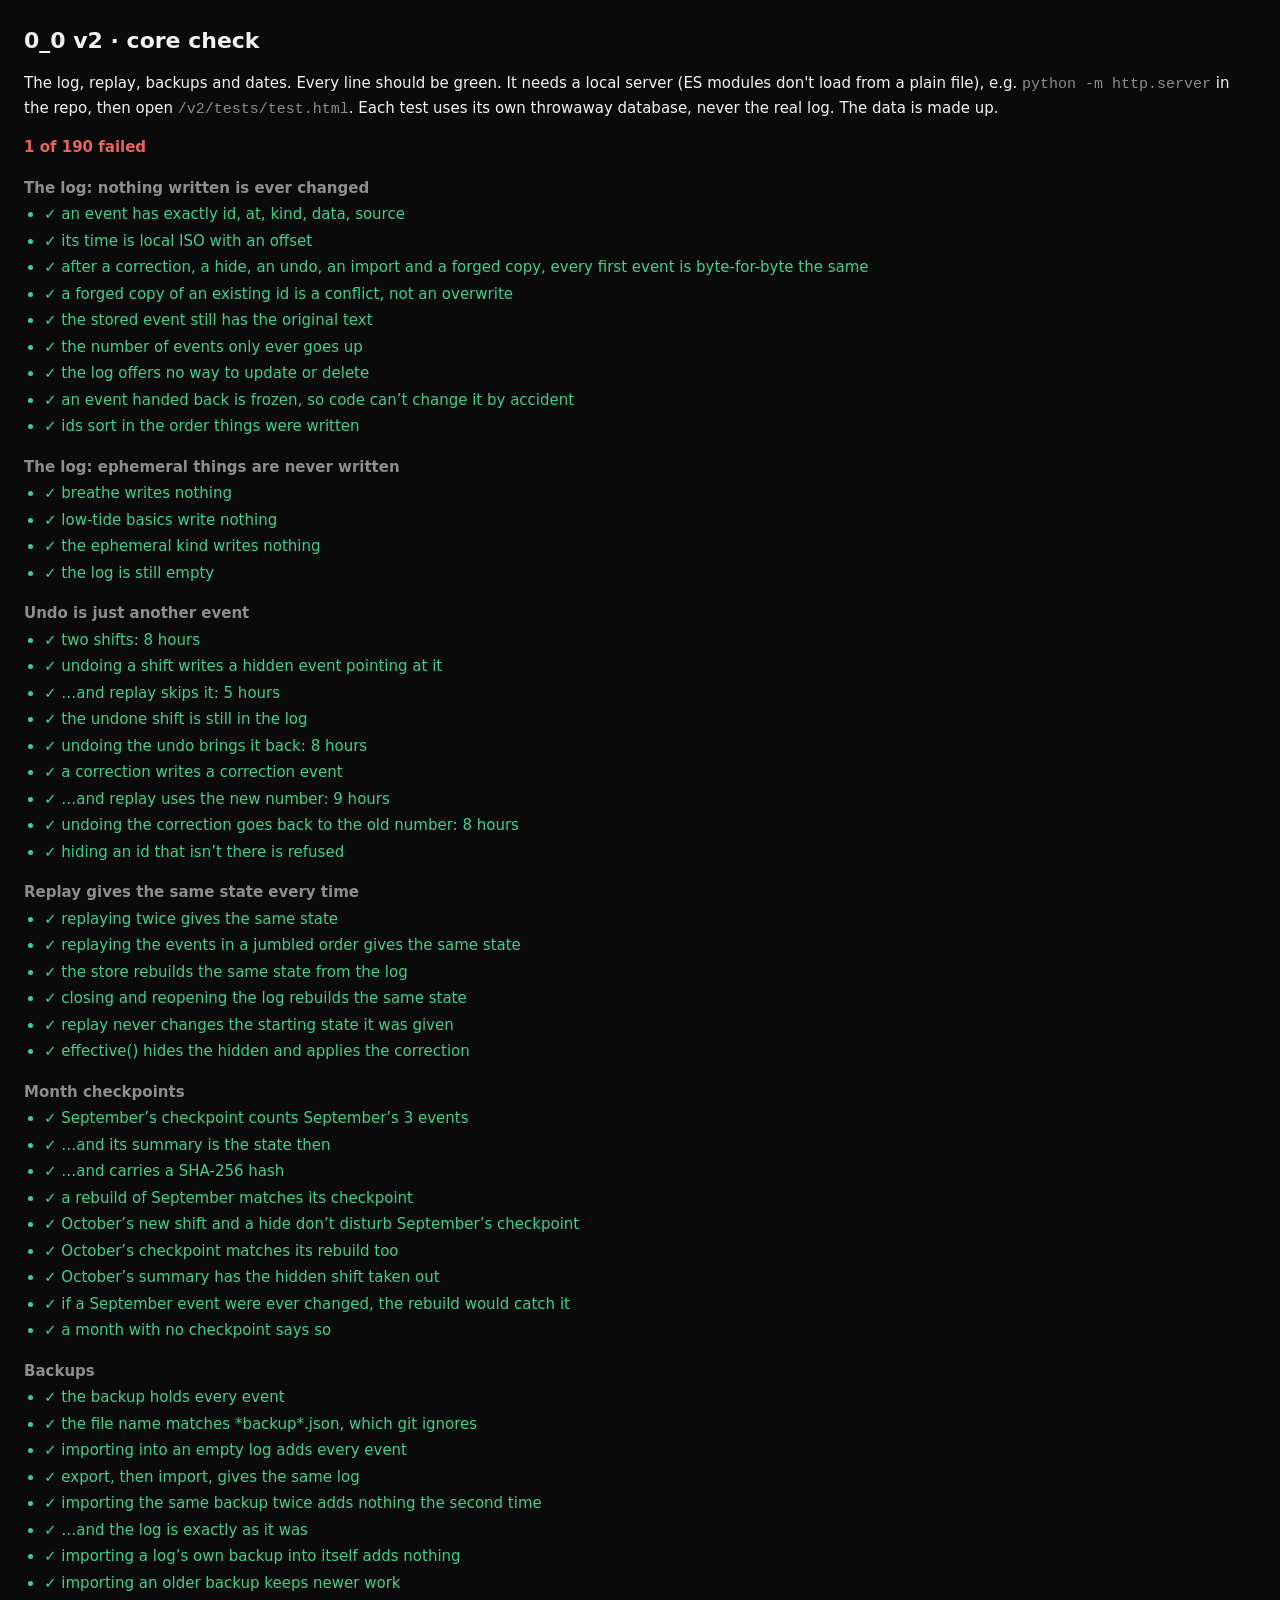
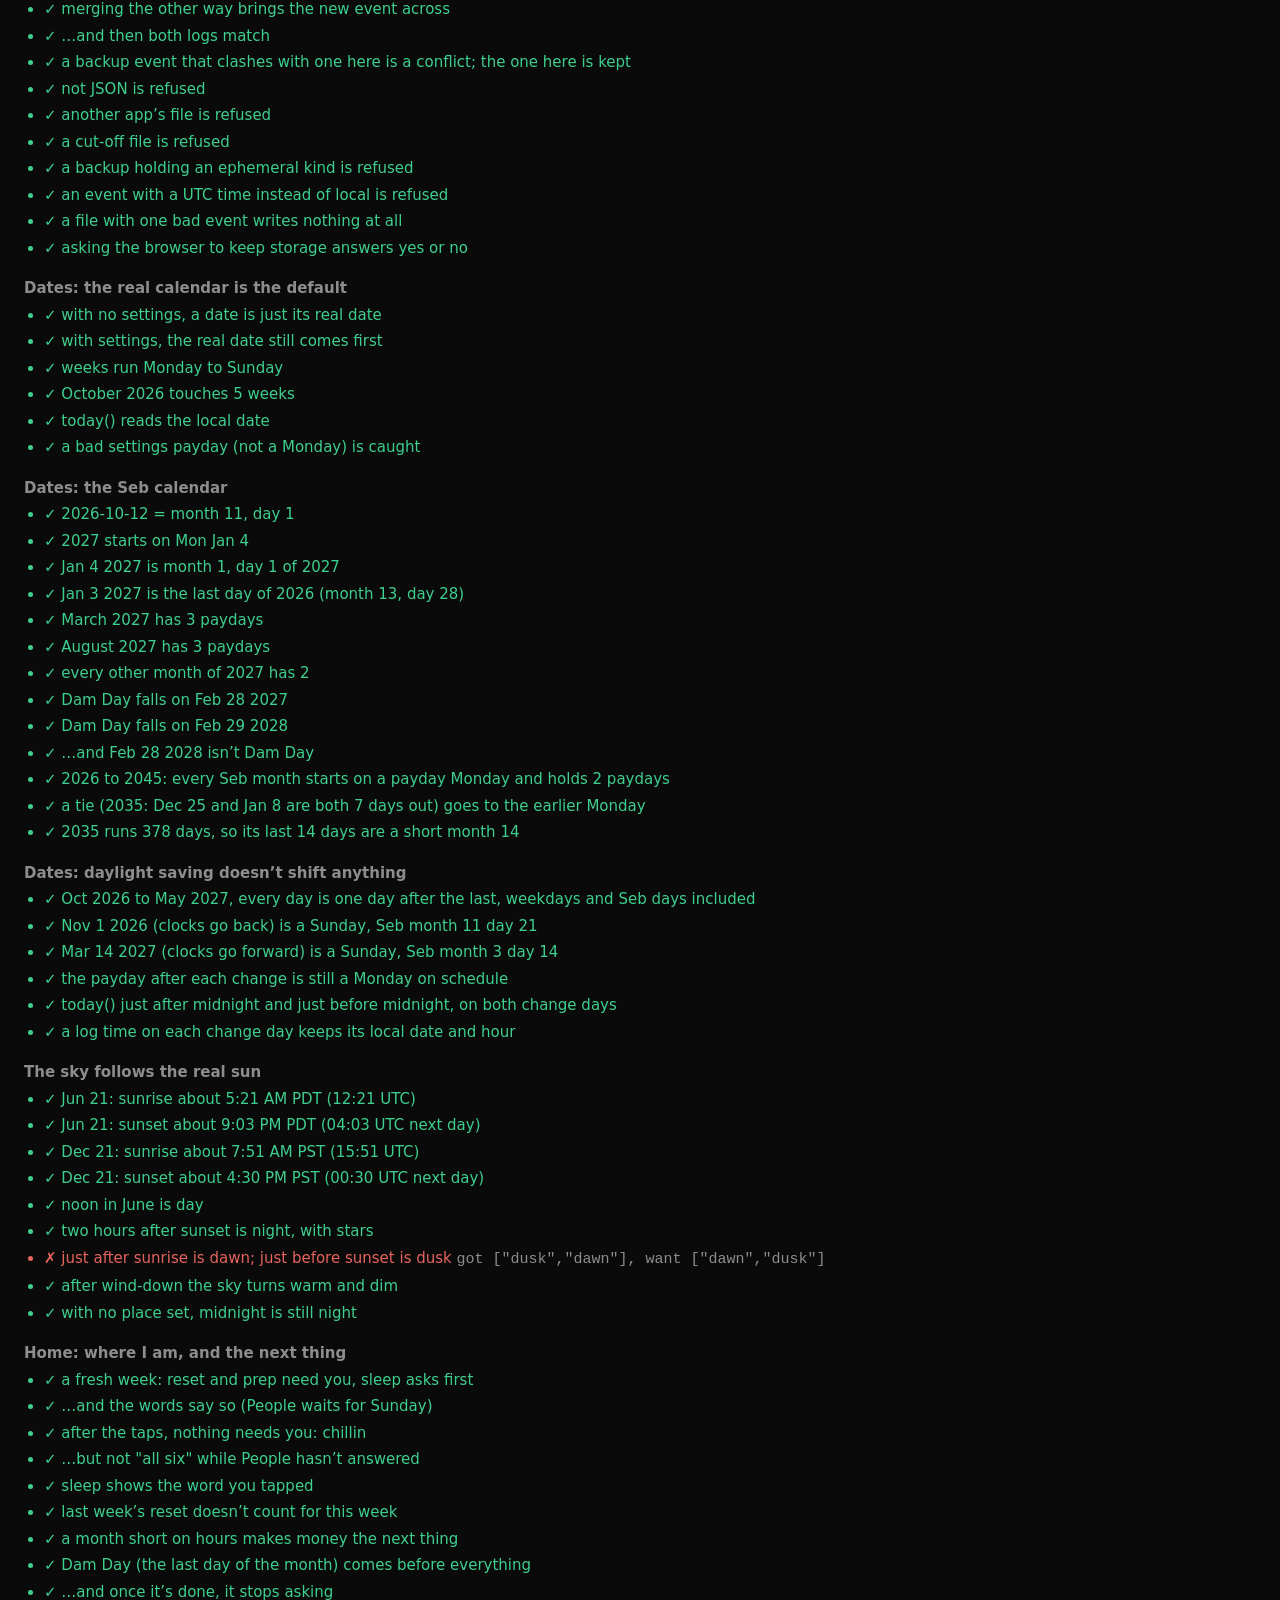
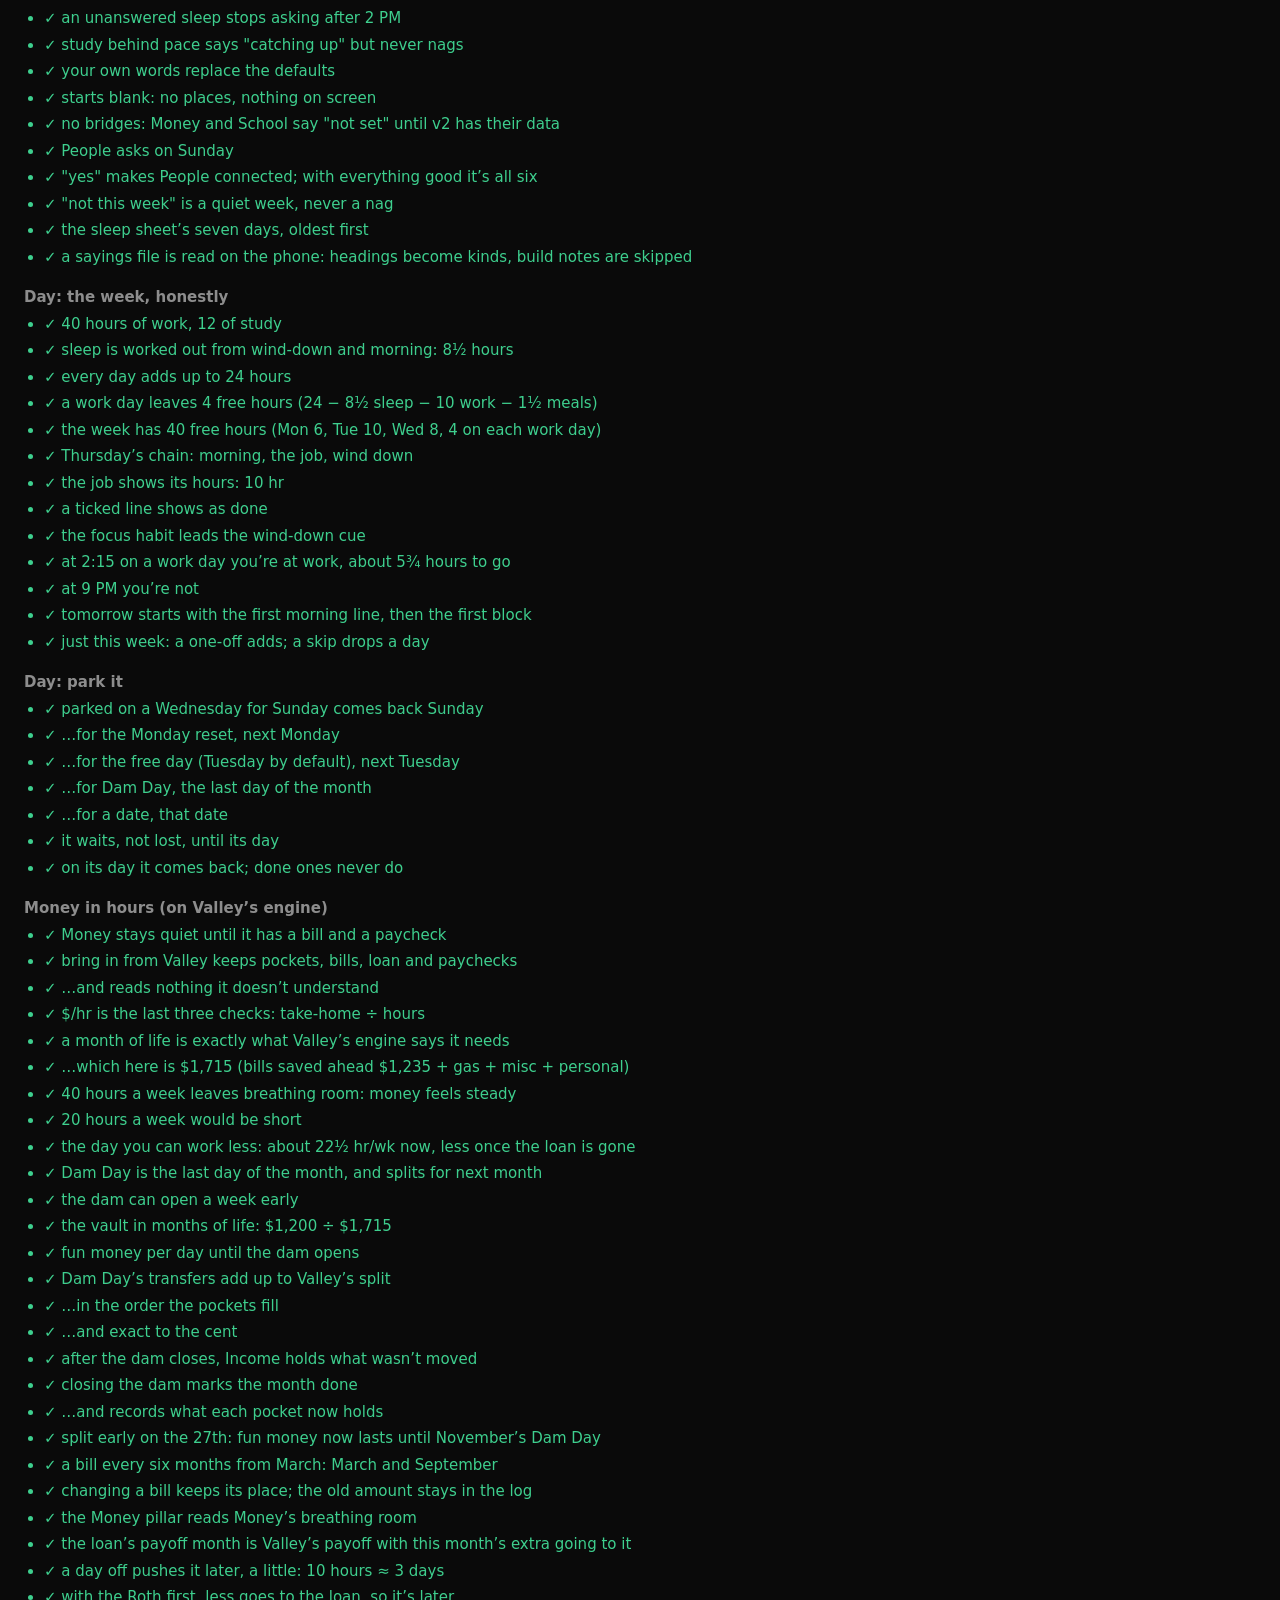
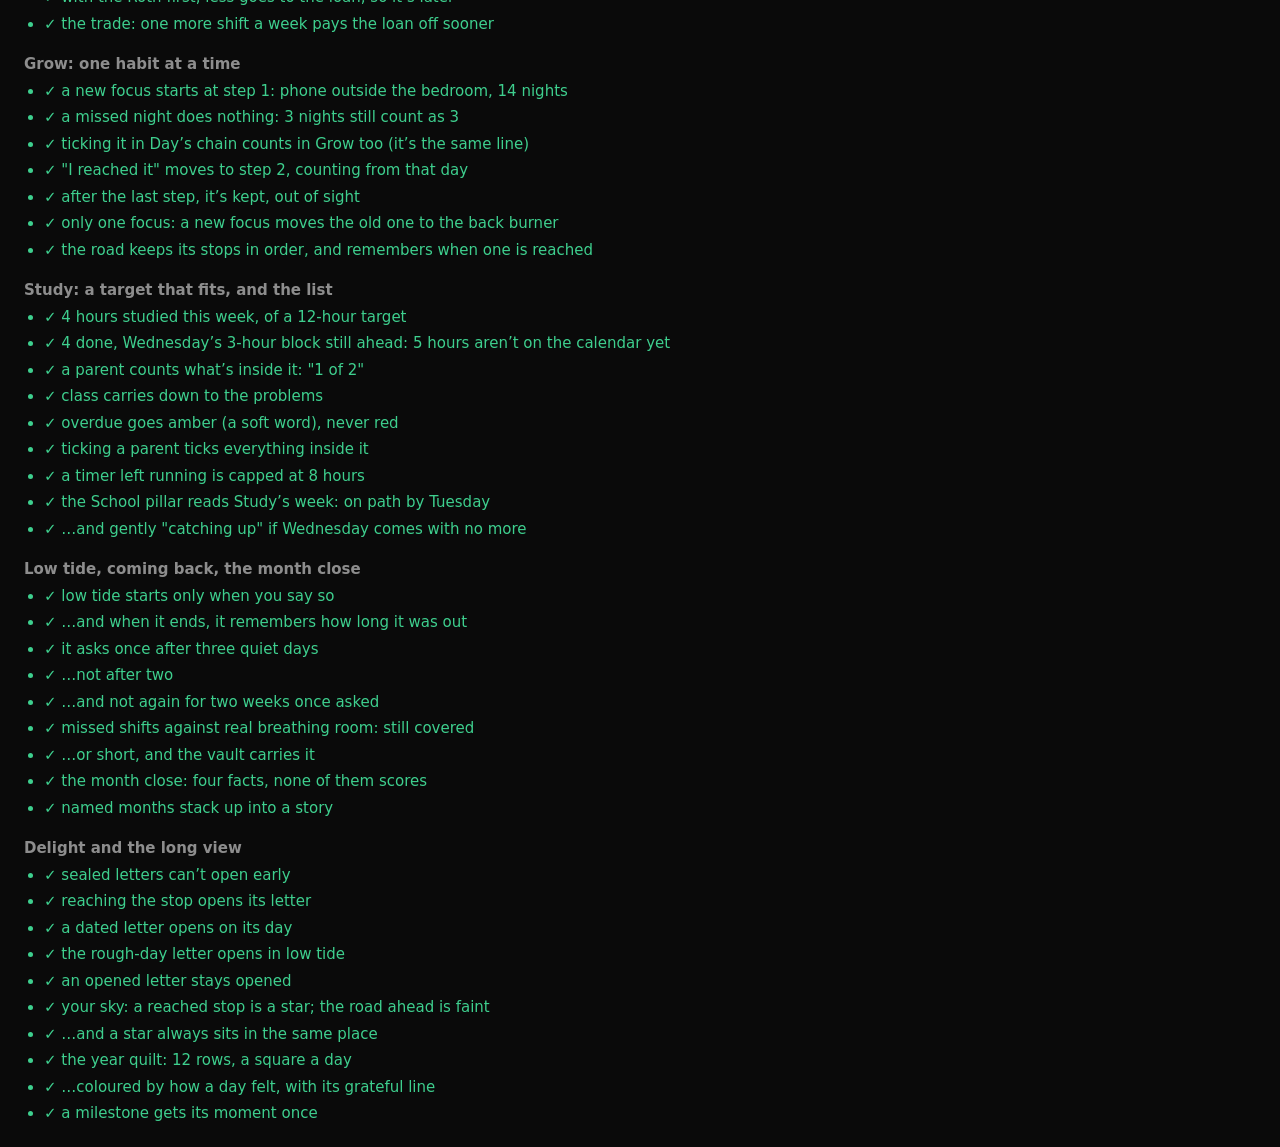
<file: v2/tests/test.html>
<!DOCTYPE html>
<html lang="en">
<head>
<meta charset="utf-8">
<meta name="viewport" content="width=device-width, initial-scale=1">
<title>0_0 v2 · core check</title>
<link rel="icon" href="../../icon-192.png">
<style>
  body { margin: 0; padding: 24px; background: #0a0a0a; color: #f3f3f3; font: 15px/1.5 system-ui, sans-serif; }
  h1 { font-size: 22px; margin: 0 0 4px; }
  h2 { font-size: 15px; margin: 18px 0 4px; color: #8d8d8d; font-weight: 600; }
  #sum { margin-bottom: 18px; font-weight: 600; }
  .ok { color: #3ecf8e; } .bad { color: #e5645e; }
  li { margin: 4px 0; } code { color: #8d8d8d; word-break: break-all; }
  ul { padding-left: 20px; margin: 0; }
</style>
</head>
<body>
<h1>0_0 v2 · core check</h1>
<p>The log, replay, backups and dates. Every line should be green. It needs a local server
(ES modules don't load from a plain file), e.g. <code>python -m http.server</code> in the repo, then open
<code>/v2/tests/test.html</code>. Each test uses its own throwaway database, never the real log.
The data is made up.</p>
<p id="sum">Running…</p>
<div id="out"></div>
<script src="../../valley/engine.js"></script>
<script type="module">
import { openLog, dropLog, canonical, stamp, HIDDEN, CORRECTION } from '../core/log.js';
import * as MN from '../engines/money.js';
import { replay, effective, createStore, makeCheckpoint, verifyCheckpoint } from '../core/store.js';
import { exportLog, importLog, check, backupName, persist } from '../core/backup.js';
import * as D from '../engines/sebdate.js';
import { sunTimes, sky } from '../engines/sky.js';
import { where, lastWeek } from '../engines/pillars.js';
import { APP as HOME, parseSayings } from '../state.js';
import * as W from '../engines/week.js';

const results = [];
let group = '';
const same = (a, b) => canonical(a) === canonical(b);
function eq(name, got, want) { results.push({ group, name, ok: same(got, want), got, want }); }
function yes(name, ok, got) { results.push({ group, name, ok: !!ok, got, want: true }); }

// A pretend clock, so events can be written "in September" and "in October".
let clock = new Date(2026, 8, 3, 9, 0);
const at = (y, m, d, h = 12) => { clock = new Date(y, m - 1, d, h, 0); };
const tick = () => { clock = new Date(clock.getTime() + 60000); };
let dbn = 0;
const fresh = () => openLog('0_0-v2-test-' + Date.now() + '-' + (++dbn), { now: () => { tick(); return clock; } });
const opened = [];
async function newLog() { const l = await fresh(); opened.push(l); return l; }

// A tiny made-up app: shifts add hours, notes get kept.
const APP = {
  init: { hours: 0, shifts: 0, notes: [] },
  reducers: {
    shift: (s, d) => ({ ...s, hours: s.hours + d.hours, shifts: s.shifts + 1 }),
    note: (s, d) => ({ ...s, notes: [...s.notes, d.text] }),
  },
  summarize: s => ({ hours: s.hours, shifts: s.shifts }),
};
const hoursOf = async log => replay(await log.all(), APP.reducers, APP.init).hours;
// A made-up event for replaying straight into a state, without a database.
let evn = 0;
const ev = (kind, data) => ({ id: 't' + String(++evn).padStart(15, '0'), at: '2026-10-16T12:00:00.000-07:00', kind, data, source: 'test' });

async function run() {
  // ---------------------------------------------------------------- the log
  group = 'The log: nothing written is ever changed';
  {
    const log = await newLog();
    const a = await log.append('shift', { hours: 5 }, 'money');
    eq('an event has exactly id, at, kind, data, source', Object.keys(a).sort(), ['at', 'data', 'id', 'kind', 'source']);
    yes('its time is local ISO with an offset', /^\d{4}-\d{2}-\d{2}T\d{2}:\d{2}:\d{2}\.\d{3}[+-]\d{2}:\d{2}$/.test(a.at), a.at);
    const b = await log.append('shift', { hours: 3 }, 'money');
    const c = await log.append('note', { text: 'made-up note' }, 'study');
    const before = Object.fromEntries((await log.all()).map(e => [e.id, canonical(e)]));
    const counts = [await log.count()];
    await log.correct(a.id, { hours: 6 }); counts.push(await log.count());
    const h = await log.hide(b.id); counts.push(await log.count());
    await log.undo(h.id); counts.push(await log.count());
    await importLog(log, await exportLog(log)); counts.push(await log.count());
    const forged = { ...c, data: { text: 'changed' } };
    const r = await log.insert([forged]); counts.push(await log.count());
    const after = Object.fromEntries((await log.all()).map(e => [e.id, canonical(e)]));
    yes('after a correction, a hide, an undo, an import and a forged copy, every first event is byte-for-byte the same',
      Object.keys(before).every(id => after[id] === before[id]));
    eq('a forged copy of an existing id is a conflict, not an overwrite', r.conflicts, [c.id]);
    eq('the stored event still has the original text', (await log.get(c.id)).data, { text: 'made-up note' });
    yes('the number of events only ever goes up', counts.every((n, i) => i === 0 || n >= counts[i - 1]), counts);
    eq('the log offers no way to update or delete', ['update', 'put', 'delete', 'remove', 'clear', 'set'].filter(k => k in log), []);
    let threw = false; try { a.data.hours = 99; } catch { threw = true; }
    yes('an event handed back is frozen, so code can’t change it by accident', threw && a.data.hours === 5);
    const all = await log.all();
    eq('ids sort in the order things were written', all.map(e => e.id), [...all.map(e => e.id)].sort());
  }
  group = 'The log: ephemeral things are never written';
  {
    const log = await newLog();
    const n = await log.count();
    eq('breathe writes nothing', await log.append('breathe', { secs: 60 }), null);
    eq('low-tide basics write nothing', await log.append('low-tide', { water: true }), null);
    eq('the ephemeral kind writes nothing', await log.append('ephemeral', {}), null);
    eq('the log is still empty', await log.count(), n);
  }

  // ---------------------------------------------------------------- undo
  group = 'Undo is just another event';
  {
    const log = await newLog();
    const a = await log.append('shift', { hours: 5 });
    const b = await log.append('shift', { hours: 3 });
    eq('two shifts: 8 hours', await hoursOf(log), 8);
    const u = await log.undo(b.id);
    eq('undoing a shift writes a hidden event pointing at it', [u.kind, u.data.target], [HIDDEN, b.id]);
    eq('…and replay skips it: 5 hours', await hoursOf(log), 5);
    yes('the undone shift is still in the log', !!(await log.get(b.id)));
    await log.undo(u.id);
    eq('undoing the undo brings it back: 8 hours', await hoursOf(log), 8);
    const fix = await log.correct(a.id, { hours: 6 });
    eq('a correction writes a correction event', [fix.kind, fix.data.target], [CORRECTION, a.id]);
    eq('…and replay uses the new number: 9 hours', await hoursOf(log), 9);
    await log.undo(fix.id);
    eq('undoing the correction goes back to the old number: 8 hours', await hoursOf(log), 8);
    let threw = false; try { await log.hide('nope'); } catch { threw = true; }
    yes('hiding an id that isn’t there is refused', threw);
  }

  // ---------------------------------------------------------------- replay
  group = 'Replay gives the same state every time';
  {
    const log = await newLog();
    for (let i = 1; i <= 20; i++) await log.append(i % 4 ? 'shift' : 'note', i % 4 ? { hours: i } : { text: 'n' + i });
    const all = await log.all();
    await log.hide(all[3].id); await log.correct(all[5].id, { hours: 100 });
    const events = await log.all(), first = replay(events, APP.reducers, APP.init);
    eq('replaying twice gives the same state', replay(events, APP.reducers, APP.init), first);
    const shuffled = [...events].sort(() => Math.random() - 0.5);
    eq('replaying the events in a jumbled order gives the same state', replay(shuffled, APP.reducers, APP.init), first);
    const store = createStore(log, APP);
    eq('the store rebuilds the same state from the log', await store.state(), first);
    log.close();
    const again = await openLog(log.name);
    opened.push(again);
    eq('closing and reopening the log rebuilds the same state', await createStore(again, APP).state(), first);
    const init = JSON.parse(JSON.stringify(APP.init));
    replay(events, APP.reducers, APP.init);
    eq('replay never changes the starting state it was given', APP.init, init);
    eq('effective() hides the hidden and applies the correction', effective(events).length, 19);
  }

  // ---------------------------------------------------------------- checkpoints
  group = 'Month checkpoints';
  {
    const log = await newLog();
    at(2026, 9, 2); const s1 = await log.append('shift', { hours: 30 });
    at(2026, 9, 14); await log.append('shift', { hours: 34 });
    at(2026, 9, 28); await log.append('note', { text: 'end of September' });
    at(2026, 10, 1, 8); const store = createStore(log, APP);
    const cp = await store.checkpoint('2026-09');
    eq('September’s checkpoint counts September’s 3 events', cp.data.count, 3);
    eq('…and its summary is the state then', cp.data.summary, { hours: 64, shifts: 2 });
    yes('…and carries a SHA-256 hash', /^[0-9a-f]{64}$/.test(cp.data.hash), cp.data.hash);
    eq('a rebuild of September matches its checkpoint', (await store.verify('2026-09')).ok, true);
    at(2026, 10, 5); await log.append('shift', { hours: 33 });
    at(2026, 10, 9); await log.hide(s1.id);
    eq('October’s new shift and a hide don’t disturb September’s checkpoint', (await store.verify('2026-09')).ok, true);
    at(2026, 11, 1); await store.checkpoint('2026-10');
    eq('October’s checkpoint matches its rebuild too', (await store.verify('2026-10')).ok, true);
    eq('October’s summary has the hidden shift taken out', (await log.all()).filter(e => e.kind === 'checkpoint').pop().data.summary, { hours: 67, shifts: 2 });
    const tampered = (await log.all()).map(e => (e.id === s1.id ? { ...e, data: { hours: 31 } } : e));
    eq('if a September event were ever changed, the rebuild would catch it', (await verifyCheckpoint(tampered, cp.data, APP)).ok, false);
    eq('a month with no checkpoint says so', await store.verify('2026-08'), null);
  }

  // ---------------------------------------------------------------- backup
  group = 'Backups';
  {
    const a = await newLog();
    at(2026, 10, 12);
    for (let i = 0; i < 6; i++) await a.append('shift', { hours: 4 + i }, 'money');
    const n0 = await a.append('note', { text: 'hello' }, 'study');
    await a.hide(n0.id);
    const file = JSON.parse(JSON.stringify(await exportLog(a)));   // as if saved and read back
    eq('the backup holds every event', file.count, await a.count());
    yes('the file name matches *backup*.json, which git ignores', /backup.*\.json$/.test(backupName(clock)), backupName(clock));
    const b = await newLog();
    const r1 = await importLog(b, file);
    eq('importing into an empty log adds every event', r1.added, file.count);
    eq('export, then import, gives the same log', await b.all(), await a.all());
    const r2 = await importLog(b, file);
    eq('importing the same backup twice adds nothing the second time', [r2.added, r2.same, r2.conflicts], [0, file.count, 0]);
    eq('…and the log is exactly as it was', await b.all(), await a.all());
    eq('importing a log’s own backup into itself adds nothing', (await importLog(a, file)).added, 0);
    const extra = await b.append('shift', { hours: 1 }, 'money');
    eq('importing an older backup keeps newer work', !!(await b.get(extra.id)) && (await importLog(b, file)).added, 0);
    eq('merging the other way brings the new event across', (await importLog(a, await exportLog(b))).added, 1);
    eq('…and then both logs match', await a.all(), await b.all());
    const bad = JSON.parse(JSON.stringify(file)); bad.events[0].data = { hours: 999 };
    const r3 = await importLog(b, bad);
    eq('a backup event that clashes with one here is a conflict; the one here is kept', [r3.conflicts, (await b.get(bad.events[0].id)).data.hours], [1, 4]);
    const nb = await b.count();
    eq('not JSON is refused', !!check('{oops').error, true);
    eq('another app’s file is refused', !!check({ app: 'other', kind: 'log', v: 1, count: 0, events: [] }).error, true);
    eq('a cut-off file is refused', !!check({ ...file, count: file.count + 1 }).error, true);
    eq('a backup holding an ephemeral kind is refused', !!check({ ...file, count: 1, events: [{ ...file.events[0], kind: 'breathe' }] }).error, true);
    eq('an event with a UTC time instead of local is refused', !!check({ ...file, count: 1, events: [{ ...file.events[0], at: '2026-10-12T17:00:00.000Z' }] }).error, true);
    const half = { ...file, count: 2, events: [{ ...file.events[0], id: 'zzzzzzzzzzzz0000' }, { ...file.events[1], at: 'yesterday' }] };
    eq('a file with one bad event writes nothing at all', [!!(await importLog(b, half)).error, await b.count()], [true, nb]);
    yes('asking the browser to keep storage answers yes or no', typeof (await persist()) === 'boolean');
  }

  // ---------------------------------------------------------------- dates
  const S = { payday: '2026-10-12' };   // the sample anchor; the real one comes from settings
  group = 'Dates: the real calendar is the default';
  {
    const d = D.describe('2026-10-16');
    eq('with no settings, a date is just its real date', [d.year, d.month, d.day, d.weekdayName, d.seb], [2026, 10, 16, 'Fri', null]);
    eq('with settings, the real date still comes first', [D.describe('2026-10-16', S).month, D.describe('2026-10-16', S).day], [10, 16]);
    eq('weeks run Monday to Sunday', [D.weekOf('2026-10-16').start, D.weekOf('2026-10-16').end], ['2026-10-12', '2026-10-18']);
    eq('October 2026 touches 5 weeks', D.weeksOfMonth(2026, 10).map(w => w.start), ['2026-09-28', '2026-10-05', '2026-10-12', '2026-10-19', '2026-10-26']);
    eq('today() reads the local date', D.today(new Date(2026, 9, 16, 23, 59)), '2026-10-16');
    eq('a bad settings payday (not a Monday) is caught', !!D.checkSettings({ payday: '2026-10-13' }), true);
  }
  group = 'Dates: the Seb calendar';
  {
    const s = D.seb('2026-10-12', S);
    eq('2026-10-12 = month 11, day 1', [s.year, s.month, s.day], [2026, 11, 1]);
    eq('2027 starts on Mon Jan 4', D.sebYearStart(2027, S), '2027-01-04');
    eq('Jan 4 2027 is month 1, day 1 of 2027', [D.seb('2027-01-04', S).year, D.seb('2027-01-04', S).month, D.seb('2027-01-04', S).day], [2027, 1, 1]);
    eq('Jan 3 2027 is the last day of 2026 (month 13, day 28)', [D.seb('2027-01-03', S).year, D.seb('2027-01-03', S).month, D.seb('2027-01-03', S).day], [2026, 13, 28]);
    eq('March 2027 has 3 paydays', D.paydaysInMonth(2027, 3, S), ['2027-03-01', '2027-03-15', '2027-03-29']);
    eq('August 2027 has 3 paydays', D.paydaysInMonth(2027, 8, S), ['2027-08-02', '2027-08-16', '2027-08-30']);
    eq('every other month of 2027 has 2', [1, 2, 4, 5, 6, 7, 9, 10, 11, 12].map(m => D.paydaysInMonth(2027, m, S).length), Array(10).fill(2));
    eq('Dam Day falls on Feb 28 2027', D.damDay(2027, 2), '2027-02-28');
    eq('Dam Day falls on Feb 29 2028', D.damDay(2028, 2), '2028-02-29');
    eq('…and Feb 28 2028 isn’t Dam Day', [D.isDamDay('2028-02-28'), D.isDamDay('2028-02-29')], [false, true]);
    let ok = true, bad = null;
    for (let y = 2026; y <= 2045 && ok; y++) {
      const st = D.seb(D.sebYearStart(y, S), S);
      for (let m = 1; m <= Math.ceil(st.yearLength / 28); m++) {
        const ms = D.addDays(st.yearStart, (m - 1) * 28), len = Math.min(28, st.yearLength - (m - 1) * 28);
        const pays = Array.from({ length: len }, (_, i) => D.addDays(ms, i)).filter(x => D.isPayday(x, S));
        if (!D.isPayday(ms, S) || D.weekday(ms) !== 0 || pays.length !== Math.ceil(len / 14)) { ok = false; bad = [y, m, ms]; break; }
      }
    }
    yes('2026 to 2045: every Seb month starts on a payday Monday and holds 2 paydays', ok, bad);
    eq('a tie (2035: Dec 25 and Jan 8 are both 7 days out) goes to the earlier Monday', D.sebYearStart(2035, S), '2034-12-25');
    const long = D.seb('2036-01-06', S);
    eq('2035 runs 378 days, so its last 14 days are a short month 14', [long.year, long.yearLength, long.month, long.day, long.monthLength], [2035, 378, 14, 14, 14]);
  }
  group = 'Dates: daylight saving doesn’t shift anything';
  {
    let ok = true, bad = null, prev = '2026-09-30';
    for (let i = 0; i < 220; i++) {
      const d = D.addDays(prev, 1), a = D.seb(prev, S), b = D.seb(d, S);
      const stepOk = D.daysBetween(prev, d) === 1 && D.weekday(d) === (D.weekday(prev) + 1) % 7 &&
        (b.dayOfYear === a.dayOfYear + 1 || b.dayOfYear === 1) && (b.day === a.day + 1 || b.day === 1);
      if (!stepOk) { ok = false; bad = [prev, d]; break; }
      prev = d;
    }
    yes('Oct 2026 to May 2027, every day is one day after the last, weekdays and Seb days included', ok, bad);
    eq('Nov 1 2026 (clocks go back) is a Sunday, Seb month 11 day 21', [D.weekday('2026-11-01'), D.seb('2026-11-01', S).month, D.seb('2026-11-01', S).day], [6, 11, 21]);
    eq('Mar 14 2027 (clocks go forward) is a Sunday, Seb month 3 day 14', [D.weekday('2027-03-14'), D.seb('2027-03-14', S).month, D.seb('2027-03-14', S).day], [6, 3, 14]);
    eq('the payday after each change is still a Monday on schedule', [D.nextPayday('2026-11-01', S), D.nextPayday('2027-03-14', S)], ['2026-11-09', '2027-03-15']);
    eq('today() just after midnight and just before midnight, on both change days', [
      D.today(new Date(2026, 10, 1, 0, 30)), D.today(new Date(2026, 10, 1, 23, 59)),
      D.today(new Date(2027, 2, 14, 0, 30)), D.today(new Date(2027, 2, 14, 23, 59))],
      ['2026-11-01', '2026-11-01', '2027-03-14', '2027-03-14']);
    eq('a log time on each change day keeps its local date and hour', [stamp(new Date(2026, 10, 1, 1, 30)).slice(0, 16), stamp(new Date(2027, 2, 14, 3, 30)).slice(0, 16)],
      ['2026-11-01T01:30', '2027-03-14T03:30']);
  }

  // ---------------------------------------------------------------- sky
  group = 'The sky follows the real sun';
  {
    // A sample city (Portland, Oregon); published sunrise and sunset, in UTC so this works in any time zone.
    const P = { lat: 45.52, lon: -122.68 }, mins = ms => Math.round(ms / 60000), near = (a, b) => Math.abs(mins(a) - mins(b)) <= 4;
    const jun = sunTimes('2026-06-21', P.lat, P.lon), dec = sunTimes('2026-12-21', P.lat, P.lon);
    yes('Jun 21: sunrise about 5:21 AM PDT (12:21 UTC)', near(jun.rise, Date.UTC(2026, 5, 21, 12, 21)), new Date(jun.rise).toISOString());
    yes('Jun 21: sunset about 9:03 PM PDT (04:03 UTC next day)', near(jun.set, Date.UTC(2026, 5, 22, 4, 3)), new Date(jun.set).toISOString());
    yes('Dec 21: sunrise about 7:51 AM PST (15:51 UTC)', near(dec.rise, Date.UTC(2026, 11, 21, 15, 51)), new Date(dec.rise).toISOString());
    yes('Dec 21: sunset about 4:30 PM PST (00:30 UTC next day)', near(dec.set, Date.UTC(2026, 11, 22, 0, 30)), new Date(dec.set).toISOString());
    eq('noon in June is day', sky(new Date(jun.noon), P).phase, 'day');
    eq('two hours after sunset is night, with stars', [sky(new Date(jun.set + 2 * 36e5), P).phase, !!sky(new Date(jun.set + 2 * 36e5), P).stars], ['night', true]);
    eq('just after sunrise is dawn; just before sunset is dusk', [sky(new Date(jun.rise + 30 * 60e3), P).phase, sky(new Date(jun.set - 30 * 60e3), P).phase], ['dawn', 'dusk']);
    eq('after wind-down the sky turns warm and dim', sky(new Date(), P, true).phase, 'winddown');
    eq('with no place set, midnight is still night', sky(new Date(2026, 9, 16, 0, 30)).phase, 'night');
  }

  // ---------------------------------------------------------------- pillars
  group = 'Home: where I am, and the next thing';
  {
    const base = { ...HOME.init, places: ['home', 'money', 'food', 'school', 'sleep', 'people'] };
    const study = { target: 12, days: { '2026-10-12': 120, '2026-10-13': 120, '2026-10-14': 60 } };   // 5 hours by Wednesday
    const money = { ready: true, room: 30, damDone: [] };
    const full = { ...base, money, study };
    const w0 = where(full, '2026-10-14', 8);
    eq('a fresh week: reset and prep need you, sleep asks first', w0.next.key, 'sleep');
    eq('…and the words say so (People waits for Sunday)', w0.pillars.map(p => p.word), ['reset day', 'steady', 'prep day', 'on path', 'not yet', 'this week']);
    const done = { ...full, sleep: { '2026-10-14': 'okay' }, ticks: { home: ['2026-10-12'], food: ['2026-10-13'] } };
    const w1 = where(done, '2026-10-14', 8);
    eq('after the taps, nothing needs you: chillin', [w1.chillin, w1.next], [true, null]);
    eq('…but not "all six" while People hasn’t answered', w1.allGood, false);
    eq('sleep shows the word you tapped', w1.pillars.find(p => p.key === 'sleep').word, 'okay');
    eq('last week’s reset doesn’t count for this week', where({ ...done, ticks: { home: ['2026-10-11'], food: ['2026-10-13'] } }, '2026-10-14', 8).next.key, 'home');
    eq('a month short on hours makes money the next thing', where({ ...done, money: { ...money, room: -12 } }, '2026-10-14', 8).next.key, 'money');
    eq('Dam Day (the last day of the month) comes before everything', where({ ...done, sleep: {} }, '2026-10-31', 8).next.detail, 'Dam Day: time to split.');
    eq('…and once it’s done, it stops asking', where({ ...done, sleep: { '2026-10-31': 'rested' }, money: { ...money, damDone: ['2026-10'] }, checkins: { people: [{ date: '2026-10-31', answer: 'yes' }] }, ticks: { home: ['2026-10-26'], food: ['2026-10-27'] } }, '2026-10-31', 8).next, null);
    eq('an unanswered sleep stops asking after 2 PM', where({ ...done, sleep: {} }, '2026-10-14', 15).next, null);
    eq('study behind pace says "catching up" but never nags', (() => { const w = where({ ...done, sleep: { '2026-10-16': 'rested' }, study: { target: 12, days: {} } }, '2026-10-16', 9); return [w.pillars.find(p => p.key === 'school').word, w.chillin]; })(), ['catching up', true]);
    eq('your own words replace the defaults', where({ ...done, settings: { words: { home: { good: 'cozy' } } } }, '2026-10-14', 8).pillars[0].word, 'cozy');
    eq('starts blank: no places, nothing on screen', where(HOME.init, '2026-10-14', 8).pillars, []);
    eq('no bridges: Money and School say "not set" until v2 has their data', where(base, '2026-10-14', 8).pillars.filter(p => p.quiet).map(p => p.key + ':' + p.word), ['money:not set', 'school:not set', 'people:this week']);
    eq('People asks on Sunday', where({ ...done, sleep: { '2026-10-18': 'okay' } }, '2026-10-18', 8).next.key, 'people');
    eq('"yes" makes People connected; with everything good it’s all six', (() => { const w = where({ ...done, sleep: { '2026-10-18': 'rested' }, checkins: { people: [{ date: '2026-10-18', answer: 'yes' }] } }, '2026-10-18', 8); return [w.pillars.find(p => p.key === 'people').word, w.allGood]; })(), ['connected', true]);
    eq('"not this week" is a quiet week, never a nag', (() => { const w = where({ ...done, sleep: { '2026-10-18': 'rested' }, checkins: { people: [{ date: '2026-10-18', answer: 'no' }] } }, '2026-10-18', 8); return [w.pillars.find(p => p.key === 'people').word, w.chillin]; })(), ['quiet week', true]);
    const seven = lastWeek({ ...HOME.init, sleep: { '2026-10-14': 'rested', '2026-10-12': 'tired' } }, 'sleep', '2026-10-14');
    eq('the sleep sheet’s seven days, oldest first', seven.map(d => d.v), [0, 0, 0, 0, 1, 0, 3]);
    const file = '# sayings\n\nintro line\n\n## Mantras\n\n- made-up mantra one\n\n## Advice\n\n- made-up advice\n\n## Build note\n\n- not a saying\n';
    eq('a sayings file is read on the phone: headings become kinds, build notes are skipped', parseSayings(file), [{ text: 'made-up mantra one', kind: 'mantra' }, { text: 'made-up advice', kind: 'advice' }]);
  }
  // ---------------------------------------------------------------- day
  group = 'Day: the week, honestly';
  {
    // A made-up week: a job Thu-Sun 10 to 8, class Mon/Wed 10 to 12, study blocks, the Monday reset.
    const sample = replay([
      ev('block.set', { id: 'job', kind: 'work', label: 'Pizza place', days: [3, 4, 5, 6], from: '10:00', to: '20:00' }),
      ev('block.set', { id: 'cls', kind: 'class', label: 'Chem', days: [0, 2], from: '10:00', to: '12:00' }),
      ev('block.set', { id: 'st', kind: 'study', label: '', days: [0, 1, 2], from: '13:00', to: '17:00' }),
      ev('block.set', { id: 'rs', kind: 'reset', label: '', days: [0], from: '17:00', to: '19:00' }),
      ev('settings', { morning: ['Write good morning', 'Vitamins'], evening: ['Phone charges outside the bedroom'] }),
    ], HOME.reducers, HOME.init);
    const wk = W.weekHours(sample, '2026-10-21');
    eq('40 hours of work, 12 of study', [wk.work, wk.study], [40, 12]);
    eq('sleep is worked out from wind-down and morning: 8½ hours', W.sleepHours(sample.settings), 8.5);
    eq('every day adds up to 24 hours', wk.days.every(d => Math.abs(W.STACK.reduce((t, k) => t + d[k], 0) - 24) < 1e-9), true);
    eq('a work day leaves 4 free hours (24 − 8½ sleep − 10 work − 1½ meals)', wk.days[3].free, 4);
    eq('the week has 40 free hours (Mon 6, Tue 10, Wed 8, 4 on each work day)', wk.free, 40);
    eq('Thursday’s chain: morning, the job, wind down', W.cues(sample, '2026-10-22').map(c => c.title), ['Morning', 'Pizza place', 'Wind down']);
    eq('the job shows its hours: 10 hr', W.cues(sample, '2026-10-22')[1].right, '10 hr');
    eq('a ticked line shows as done', W.cues({ ...sample, cues: { '2026-10-22': { m0: true } } }, '2026-10-22')[0].lines.map(l => l.done), [true, false]);
    eq('the focus habit leads the wind-down cue', W.cues(sample, '2026-10-22', { id: 'phone', text: 'Phone outside', right: '9 of 14' }).pop().lines[0].text, 'Phone outside');
    eq('at 2:15 on a work day you’re at work, about 5¾ hours to go', (() => { const a = W.atWork(sample, '2026-10-22', new Date(2026, 9, 22, 14, 15)); return [!!a, a.left]; })(), [true, 5.75]);
    eq('at 9 PM you’re not', W.atWork(sample, '2026-10-22', new Date(2026, 9, 22, 21, 0)), null);
    eq('tomorrow starts with the first morning line, then the first block', W.tomorrowLine(sample, '2026-10-21'), ['Write good morning', 'Pizza place at 10']);
    eq('just this week: a one-off adds; a skip drops a day', [W.blocksOn({ ...sample, once: [{ id: 'x', kind: 'gym', date: '2026-10-20', from: '09:00', to: '10:00' }] }, '2026-10-20').length, W.blocksOn({ ...sample, skips: [{ id: 'job', date: '2026-10-22' }] }, '2026-10-22').length], [2, 0]);
  }
  group = 'Day: park it';
  {
    eq('parked on a Wednesday for Sunday comes back Sunday', W.waitsUntil('sunday', '2026-10-21'), '2026-10-25');
    eq('…for the Monday reset, next Monday', W.waitsUntil('monday', '2026-10-21'), '2026-10-26');
    eq('…for the free day (Tuesday by default), next Tuesday', W.waitsUntil('free', '2026-10-21'), '2026-10-27');
    eq('…for Dam Day, the last day of the month', W.waitsUntil('damday', '2026-10-21'), '2026-10-31');
    eq('…for a date, that date', W.waitsUntil('2026-11-03', '2026-10-21'), '2026-11-03');
    const s = { parked: [{ id: 'a', text: 'oil change', until: 'sunday', on: '2026-10-21' }, { id: 'b', text: 'done one', until: 'monday', on: '2026-10-21', done: true }] };
    eq('it waits, not lost, until its day', [W.parked(s, '2026-10-22').waiting.length, W.parked(s, '2026-10-22').due.length], [1, 0]);
    eq('on its day it comes back; done ones never do', [W.parked(s, '2026-10-25').due.map(p => p.id), W.parked(s, '2026-10-30').due.map(p => p.id)], [['a'], ['a']]);
  }
  // ---------------------------------------------------------------- money
  group = 'Money in hours (on Valley’s engine)';
  {
    // Made-up numbers only: the repo is public.
    const valley = { jars: { income: { name: 'Income', bank: '' }, bills: { name: 'Bills', bank: '', cushion: 100 }, gas: { name: 'Gas', bank: '', cap: 150, spend: 120 },
        misc: { name: 'Misc', bank: '', cap: 100, spend: 60 }, personal: { name: 'Personal', bank: '', amount: 300 }, vault: { name: 'Vault', bank: '', cap: 3000 } },
      bills: [{ id: 'r', name: 'Rent', amounts: Array(12).fill(900) }, { id: 'l', name: 'the car payment', loan: true, amounts: Array(12).fill(0) },
        { id: 'p', name: 'Phone', amounts: Array(12).fill(45) }, { id: 'i', name: 'Car insurance', amounts: [0, 0, 480, 0, 0, 0, 0, 0, 480, 0, 0, 0] }],
      loan: { name: 'the car', owed: 6400, apr: 0.075, payment: 210, asOf: '2026-11' }, extra: { first: 'loan', rothLimit: 7500, investShare: 0.75, growth: 0.06 },
      income: { monthly: 2400, hoursPerWeek: 34 }, pay: { payDate: '2026-10-09', every: 14, lag: 5 },
      paychecks: [{ id: 'a', date: '2026-09-11', net: 1100, hours: 62 }, { id: 'b', date: '2026-09-25', net: 1120, hours: 64 }, { id: 'c', date: '2026-10-09', net: 1185, hours: 68 }],
      balances: [{ date: '2026-10-16', jar: 'vault', value: 1200 }, { date: '2026-10-16', jar: 'personal', value: 180 }] };
    eq('Money stays quiet until it has a bill and a paycheck', MN.view({ ...HOME.init }, '2026-10-21').ready, false);
    const data = MN.fromValley(JSON.stringify(valley));
    eq('bring in from Valley keeps pockets, bills, loan and paychecks', [data.bills.length, data.loan.owed, data.paychecks.length, data.jars.gas.cap], [4, 6400, 3, 150]);
    eq('…and reads nothing it doesn’t understand', MN.fromValley('{not json'), null);
    const s = replay([ev('money.import', data), ev('block.set', { id: 'job', kind: 'work', label: 'Pizza place', days: [3, 4, 5, 6], from: '10:00', to: '20:00' })], HOME.reducers, HOME.init);
    const v = MN.view(s, '2026-10-21', 40);
    eq('$/hr is the last three checks: take-home ÷ hours', +v.rate.toFixed(4), +(3405 / 194).toFixed(4));
    eq('a month of life is exactly what Valley’s engine says it needs', v.life, VE.needs(s.money, 6400).total);
    eq('…which here is $1,715 (bills saved ahead $1,235 + gas + misc + personal)', v.life, 1715);
    eq('40 hours a week leaves breathing room: money feels steady', [v.feeling, Math.round(v.room)], ['steady', Math.round(40 * 52 / 12 - 1715 / v.rate)]);
    eq('20 hours a week would be short', MN.view(s, '2026-10-21', 20).feeling, 'short');
    eq('the day you can work less: about 22½ hr/wk now, less once the loan is gone', [Math.round(v.workLess.now * 2) / 2, v.workLess.afterLoan < v.workLess.now], [22.5, true]);
    eq('Dam Day is the last day of the month, and splits for next month', [v.dam.date, v.dam.splitMonth, v.dam.days, v.dam.open], ['2026-10-31', '2026-11', 10, false]);
    eq('the dam can open a week early', MN.view(s, '2026-10-24', 40).dam.open, true);
    eq('the vault in months of life: $1,200 ÷ $1,715', +v.vault.months.toFixed(3), +(1200 / 1715).toFixed(3));
    eq('fun money per day until the dam opens', [v.personal.balance, v.personal.days], [180, 11]);
    const typed = { income: 2400, bills: 820, gas: 90, misc: 40, personal: 20, vault: 1200 };
    const plan = MN.damPlan(s, MN.view(s, '2026-10-31', 40), typed);
    eq('Dam Day’s transfers add up to Valley’s split', +plan.steps.reduce((t, x) => t + x.amount, 0).toFixed(2), +VE.round2(plan.split.total).toFixed(2));
    eq('…in the order the pockets fill', plan.steps.map(x => x.key).slice(0, 5), ['bills', 'gas', 'misc', 'personal', 'vault']);
    eq('…and exact to the cent', plan.steps.every(x => Math.abs(Math.round(x.amount * 100) - x.amount * 100) < 1e-6), true);
    const after = MN.afterDam(typed, plan);
    eq('after the dam closes, Income holds what wasn’t moved', +after.income.toFixed(2), +(2400 - plan.steps.reduce((t, x) => t + x.amount, 0)).toFixed(2));
    const closed = replay([ev('money.import', data), ev('dam.done', { month: '2026-10', date: '2026-10-31', after })], HOME.reducers, HOME.init);
    eq('closing the dam marks the month done', MN.view(closed, '2026-10-31', 40).dam.done, true);
    eq('…and records what each pocket now holds', MN.lastBalance(closed.money, 'vault').value, after.vault);
    const early = replay([ev('money.import', data), ev('dam.done', { month: '2026-10', date: '2026-10-27', after })], HOME.reducers, HOME.init);
    eq('split early on the 27th: fun money now lasts until November’s Dam Day', MN.view(early, '2026-10-27', 40).personal.until, '2026-11-30');
    eq('a bill every six months from March: March and September', MN.amountsFor(480, 'six', 2).map((a, i) => (a ? i : -1)).filter(i => i >= 0), [2, 8]);
    const changed = replay([ev('money.import', data), ev('bill.set', { id: 'r', name: 'Rent', amounts: Array(12).fill(950) })], HOME.reducers, HOME.init);
    eq('changing a bill keeps its place; the old amount stays in the log', [changed.money.bills[0].name, changed.money.bills[0].amounts[0], changed.money.bills.length], ['Rent', 950, 4]);
    eq('the Money pillar reads Money’s breathing room', where({ ...HOME.init, places: ['money'] }, '2026-10-21', 9, { money: { ready: true, room: v.room, damDone: [] } }).pillars[0].word, 'steady');
    const po = MN.payoffPlan(s, v);
    eq('the loan’s payoff month is Valley’s payoff with this month’s extra going to it', po.month, VE.payoff(6400, 0.075, 210, Math.max(0, v.room) * v.rate, '2026-11').month);
    eq('a day off pushes it later, a little: 10 hours ≈ ' + po.delayDays(10) + ' days', po.delayDays(10) > 0 && po.delayDays(10) < po.delayDays(20), true);
    eq('with the Roth first, less goes to the loan, so it’s later', MN.payoffPlan({ ...s, money: { ...s.money, extra: { ...s.money.extra, first: 'roth' } } }, v).months >= po.months, true);
    const t = MN.trade(s, v, 10);
    eq('the trade: one more shift a week pays the loan off sooner', t.sooner > 0 && t.studyLost === 10, true);
  }

  // ---------------------------------------------------------------- grow
  group = 'Grow: one habit at a time';
  {
    const G = await import('../engines/steps.js');
    const base = replay([ev('habit.add', { id: 's', ...G.SLEEP_PRESET, status: 'focus', date: '2026-10-16' })], HOME.reducers, HOME.init);
    const h = base.habits.s;
    eq('a new focus starts at step 1: phone outside the bedroom, 14 nights', [G.progress(base, h, '2026-10-16').step.text, G.progress(base, h, '2026-10-16').n], ['Phone charges outside the bedroom', 14]);
    const nights = Object.fromEntries(['2026-10-16', '2026-10-17', '2026-10-19'].map(d => [d, { 'h:s': true }]));
    const p = G.progress({ ...base, cues: nights }, h, '2026-10-20');
    eq('a missed night does nothing: 3 nights still count as 3', p.count, 3);
    eq('ticking it in Day’s chain counts in Grow too (it’s the same line)', W.cues({ ...base, cues: nights }, '2026-10-16', G.cueLine(base, h, '2026-10-16')).pop().lines[0].done, true);
    const two = replay([ev('habit.add', { id: 's', ...G.SLEEP_PRESET, status: 'focus', date: '2026-10-16' }), ev('habit.reached', { id: 's', date: '2026-10-30' })], HOME.reducers, HOME.init);
    eq('"I reached it" moves to step 2, counting from that day', [G.progress(two, two.habits.s, '2026-10-30').step.text, G.progress({ ...two, cues: nights }, two.habits.s, '2026-10-30').count], ['Lights out by 11:30', 0]);
    const fin = replay([ev('habit.add', { id: 's', ...G.SLEEP_PRESET, status: 'focus', date: '2026-10-16' }), ev('habit.reached', { id: 's', date: '2026-10-30' }), ev('habit.reached', { id: 's', date: '2026-11-30' }), ev('habit.reached', { id: 's', date: '2027-01-01' })], HOME.reducers, HOME.init);
    eq('after the last step, it’s kept, out of sight', fin.habits.s.status, 'kept');
    const swap = replay([ev('habit.add', { id: 's', ...G.SLEEP_PRESET, status: 'focus', date: '2026-10-16' }), ev('habit.add', { id: 'g', name: 'Gym', steps: [{ text: 'Gym once a week', n: 4 }], status: 'backburner', date: '2026-10-16' }), ev('habit.status', { id: 'g', status: 'focus', date: '2026-10-20' })], HOME.reducers, HOME.init);
    eq('only one focus: a new focus moves the old one to the back burner', [swap.habits.g.status, swap.habits.s.status], ['focus', 'backburner']);
    const road = replay([ev('stop.add', { id: 'a', text: 'Vault full' }), ev('stop.add', { id: 'b', text: 'Loan gone' }), ev('stop.reached', { id: 'a', date: '2026-12-31' })], HOME.reducers, HOME.init);
    eq('the road keeps its stops in order, and remembers when one is reached', road.road.map(x => x.text + (x.reached ? ' ✓' : '')), ['Vault full ✓', 'Loan gone']);
  }

  // ---------------------------------------------------------------- study
  group = 'Study: a target that fits, and the list';
  {
    const SD = await import('../engines/study.js');
    const s = replay([
      ev('study.target', { hours: 12 }),
      ev('block.set', { id: 'st', kind: 'study', label: 'Chem problems', days: [0, 2], from: '13:00', to: '16:00' }),
      ev('study.add', { date: '2026-10-19', mins: 150 }), ev('study.start', { at: Date.parse('2026-10-20T09:00:00') }), ev('study.stop', { date: '2026-10-20', mins: 90 }),
      ev('task.add', { id: 'f', title: 'Final study', cls: 'Chem' }), ev('task.add', { id: 'c4', title: 'Chapter 4', parent: 'f' }),
      ev('task.add', { id: 'p1', title: 'Problems 1-20', parent: 'c4' }), ev('task.add', { id: 'p2', title: 'Problems 21-40', parent: 'c4', due: '2026-10-19' }),
      ev('task.done', { id: 'p1', done: true }),
    ], HOME.reducers, HOME.init);
    const w = SD.week(s, '2026-10-21');
    eq('4 hours studied this week, of a 12-hour target', [w.hours, w.target], [4, 12]);
    eq('4 done, Wednesday’s 3-hour block still ahead: 5 hours aren’t on the calendar yet', [w.planned, w.unplanned], [6, 5]);
    eq('a parent counts what’s inside it: "1 of 2"', SD.counts(s.study.tasks, 'f'), { done: 1, of: 2 });
    eq('class carries down to the problems', SD.classOf(s.study.tasks, s.study.tasks.find(t => t.id === 'p2')), 'Chem');
    eq('overdue goes amber (a soft word), never red', SD.dueState(s.study.tasks.find(t => t.id === 'p2'), '2026-10-21'), 'overdue');
    const all = replay([ev('task.add', { id: 'f', title: 'Final' }), ev('task.add', { id: 'a', title: 'a', parent: 'f' }), ev('task.add', { id: 'b', title: 'b', parent: 'f' }), ev('task.done', { id: 'f', done: true })], HOME.reducers, HOME.init);
    eq('ticking a parent ticks everything inside it', all.study.tasks.map(t => t.done), [true, true, true]);
    eq('a timer left running is capped at 8 hours', SD.runningMins({ running: 1000 }, 1000 + 20 * 3600e3), 480);
    eq('the School pillar reads Study’s week: on path by Tuesday', where({ ...HOME.init, places: ['school'] }, '2026-10-20', 9, { study: { target: 12, days: s.study.days } }).pillars[0].word, 'on path');
    eq('…and gently "catching up" if Wednesday comes with no more', where({ ...HOME.init, places: ['school'] }, '2026-10-21', 9, { study: { target: 12, days: s.study.days } }).pillars[0].word, 'catching up');
  }

  // ---------------------------------------------------------------- low tide
  group = 'Low tide, coming back, the month close';
  {
    const T = await import('../engines/tide.js');
    const on = replay([ev('tide.on', { date: '2026-10-22' })], HOME.reducers, HOME.init);
    eq('low tide starts only when you say so', [T.tideOf(HOME.init).on, T.tideOf(on).on], [false, true]);
    const off = replay([ev('tide.on', { date: '2026-10-22' }), ev('tide.off', { date: '2026-10-26' })], HOME.reducers, HOME.init);
    eq('…and when it ends, it remembers how long it was out', [T.tideOf(off).on, T.tideOf(off).last], [false, { from: '2026-10-22', to: '2026-10-26' }]);
    eq('it asks once after three quiet days', T.shouldAsk(HOME.init, '2026-10-19', '2026-10-22'), true);
    eq('…not after two', T.shouldAsk(HOME.init, '2026-10-20', '2026-10-22'), false);
    eq('…and not again for two weeks once asked', T.shouldAsk(replay([ev('tide.asked', { date: '2026-10-22' })], HOME.reducers, HOME.init), '2026-10-19', '2026-10-30'), false);
    eq('missed shifts against real breathing room: still covered', T.missedWords(2, 10, 30), '2 shifts missed. Still covered, 10 hours to spare.');
    eq('…or short, and the vault carries it', T.missedWords(4, 10, 30), '4 shifts missed. 10 hours short; the vault carries it.');
    const s = replay([ev('money.import', { paychecks: [{ id: 'a', date: '2026-10-09', net: 1185, hours: 68 }, { id: 'b', date: '2026-10-23', net: 1100, hours: 64 }] }),
      ev('cue', { date: '2026-10-05', item: 'h:gm', done: true }), ev('cue', { date: '2026-10-06', item: 'h:gm', done: true }), ev('gratitude', { date: '2026-10-06', text: 'a slow morning' })], HOME.reducers, HOME.init);
    eq('the month close: four facts, none of them scores', T.monthFacts(s, '2026-10'), { hours: 132, loanMoved: 0, habitDays: 2, grateful: 1 });
    const n = replay([ev('month.close', { month: '2026-10', name: 'the month 0_0 began' })], HOME.reducers, HOME.init);
    eq('named months stack up into a story', T.named(n).map(([m, x]) => m + ': ' + x.name), ['2026-10: the month 0_0 began']);
  }

  // ---------------------------------------------------------------- the long view
  group = 'Delight and the long view';
  {
    const L = await import('../engines/long.js');
    const s = replay([
      ev('stop.add', { id: 'v', text: 'Vault full' }), ev('stop.add', { id: 'o', text: 'Transfer to OSU' }),
      ev('letter.add', { id: 'a', title: 'When the vault is full', text: 'made-up words', opens: { kind: 'stop', value: 'v' } }),
      ev('letter.add', { id: 'b', title: 'In Lithuania', text: 'made-up words', opens: { kind: 'date', value: '2027-09-20' } }),
      ev('letter.add', { id: 'c', title: 'On a rough day', text: 'made-up words', opens: { kind: 'tide' } }),
    ], HOME.reducers, HOME.init);
    eq('sealed letters can’t open early', L.ready(s, '2026-10-21').map(l => l.id), []);
    const reached = replay([ev('stop.reached', { id: 'v', date: '2026-12-31' })], HOME.reducers, s);
    eq('reaching the stop opens its letter', L.ready(reached, '2026-12-31').map(l => l.id), ['a']);
    eq('a dated letter opens on its day', L.ready(s, '2027-09-20').map(l => l.id), ['b']);
    eq('the rough-day letter opens in low tide', L.ready(replay([ev('tide.on', { date: '2026-10-22' })], HOME.reducers, s), '2026-10-22').map(l => l.id), ['c']);
    eq('an opened letter stays opened', L.ready(replay([ev('letter.open', { id: 'b', date: '2027-09-20' })], HOME.reducers, s), '2027-09-21').map(l => l.id), []);
    const sky = L.starsOf(reached);
    eq('your sky: a reached stop is a star; the road ahead is faint', [sky.lit.map(x => x.label), sky.faint.map(x => x.label)], [['Vault full'], ['Transfer to OSU']]);
    eq('…and a star always sits in the same place', L.starsOf(reached).lit[0].x, sky.lit[0].x);
    const q = L.quilt(replay([ev('day.feel', { date: '2026-10-21', feel: 'steady' }), ev('gratitude', { date: '2026-10-21', text: 'a long walk' })], HOME.reducers, HOME.init), 2026, '2026-10-22');
    eq('the year quilt: 12 rows, a square a day', [q.length, q[1].length, q[9].length], [12, 28, 31]);
    eq('…coloured by how a day felt, with its grateful line', [q[9][20].feel, q[9][20].grateful, q[9][22].future], ['steady', 'a long walk', true]);
    const ms = replay([ev('milestone', { id: 'm1', title: 'The car is paid off.', facts: [['$210', 'a month, yours again']], date: '2028-01-31' }), ev('milestone.seen', { id: 'm1' })], HOME.reducers, HOME.init);
    eq('a milestone gets its moment once', ms.milestones.map(x => x.seen), [true]);
  }

}

const progress = setInterval(() => { document.getElementById('sum').textContent = 'Running… ' + group + ' (' + results.length + ' so far)'; }, 200);
try { await run(); }
catch (e) { results.push({ group: 'Crashed', name: String(e && e.stack || e), ok: false }); }
finally {
  clearInterval(progress);
  // Close every connection first: a database can't be removed while any connection to it is open.
  for (const l of opened) l.close();
  for (const name of new Set(opened.map(l => l.name))) await dropLog(name).catch(() => {});
}

// --- Show results
const bad = results.filter(x => !x.ok);
document.getElementById('sum').className = bad.length ? 'bad' : 'ok';
document.getElementById('sum').textContent = bad.length ? bad.length + ' of ' + results.length + ' failed' : 'All ' + results.length + ' checks pass';
const groups = [...new Set(results.map(x => x.group))];
const esc = s => String(s).replace(/[&<>]/g, c => ({ '&': '&amp;', '<': '&lt;', '>': '&gt;' }[c]));
document.getElementById('out').innerHTML = groups.map(g => '<h2>' + esc(g) + '</h2><ul>' + results.filter(x => x.group === g).map(x => '<li class="' + (x.ok ? 'ok' : 'bad') + '">' + (x.ok ? '✓ ' : '✗ ') + esc(x.name) +
  (x.ok ? '' : ' <code>got ' + esc(JSON.stringify(x.got)) + ', want ' + esc(JSON.stringify(x.want)) + '</code>') + '</li>').join('') + '</ul>').join('');
document.body.dataset.done = '1';   // tells the headless runner the page has finished
</script>
</body>
</html>
</file>
<file: v2/peace.css>
/* The calm look, lifted from calm.html (the design source). Every place uses these pieces:
   say (serif line) · lbl (small caps label) · next (one-thing card) · calm (icon + sentence row)
   cue (chain item) · wia (pillar tile) · sheet (bottom sheet). No red anywhere. */

/* Bundled fonts, so the phone shows the real serif offline (Android has no Georgia).
   Literata (serif, human words) and Inter (sans, facts), both SIL Open Font License: see fonts/*-OFL.txt.
   Each comes in two pieces; the second only loads if a page uses those letters (ą, č, ė…). */
@font-face { font-family: 'Literata'; font-style: normal; font-weight: 400 700; font-display: swap; src: url(fonts/literata-latin.woff2) format('woff2');
  unicode-range: U+0000-00FF, U+0131, U+0152-0153, U+02BB-02BC, U+02C6, U+02DA, U+02DC, U+0304, U+0308, U+0329, U+2000-206F, U+20AC, U+2122, U+2191, U+2193, U+2212, U+2215, U+FEFF, U+FFFD; }
@font-face { font-family: 'Literata'; font-style: normal; font-weight: 400 700; font-display: swap; src: url(fonts/literata-latin-ext.woff2) format('woff2');
  unicode-range: U+0100-02BA, U+02BD-02C5, U+02C7-02CC, U+02CE-02D7, U+02DD-02FF, U+0304, U+0308, U+0329, U+1D00-1DBF, U+1E00-1E9F, U+1EF2-1EFF, U+2020, U+20A0-20AB, U+20AD-20C4, U+2113, U+2C60-2C7F, U+A720-A7FF; }
@font-face { font-family: 'Inter'; font-style: normal; font-weight: 400 800; font-display: swap; src: url(fonts/inter-latin.woff2) format('woff2');
  unicode-range: U+0000-00FF, U+0131, U+0152-0153, U+02BB-02BC, U+02C6, U+02DA, U+02DC, U+0304, U+0308, U+0329, U+2000-206F, U+20AC, U+2122, U+2191, U+2193, U+2212, U+2215, U+FEFF, U+FFFD; }
@font-face { font-family: 'Inter'; font-style: normal; font-weight: 400 800; font-display: swap; src: url(fonts/inter-latin-ext.woff2) format('woff2');
  unicode-range: U+0100-02BA, U+02BD-02C5, U+02C7-02CC, U+02CE-02D7, U+02DD-02FF, U+0304, U+0308, U+0329, U+1D00-1DBF, U+1E00-1E9F, U+1EF2-1EFF, U+2020, U+20A0-20AB, U+20AD-20C4, U+2113, U+2C60-2C7F, U+A720-A7FF; }

:root {
  --serif: 'Literata', Georgia, "Noto Serif", serif;
  --sans: 'Inter', system-ui, -apple-system, "Segoe UI", Roboto, sans-serif;
  --mint: #9fe6b8; --peach: #ffd59a; --orange: #ffb37a; --lilac: #b9a8ff; --pink: #ffb3dc; --soft-lilac: #c8c2ff;
  --line: rgba(255, 255, 255, .1);
}
* { box-sizing: border-box; -webkit-tap-highlight-color: transparent; }
html, body { margin: 0; min-height: 100%; }
body { color: #fff; font-family: var(--sans); font-variant-numeric: tabular-nums; background: #090b1a; overscroll-behavior-y: none; }
button, input, textarea { font: inherit; color: inherit; }
button { cursor: pointer; border: 0; background: none; padding: 0; text-align: inherit; }
a { color: inherit; text-decoration: none; }

/* Skies (calm.html) */
.sky { position: fixed; inset: 0; z-index: -2; transition: opacity .9s ease-out; }
.dawn { background: linear-gradient(180deg, #0e1430 0%, #26305e 45%, #7a5a86 78%, #e8a07a 100%); }
.day { background: linear-gradient(180deg, #14234a 0%, #1f3a6e 60%, #3b5f93 100%); }
.dusk { background: linear-gradient(180deg, #120f2a 0%, #2a1f4e 50%, #5b3560 80%, #a85f5a 100%); }
.night { background: radial-gradient(500px 300px at 70% 10%, #1d2450, #090b1a 70%); background-color: #090b1a; }
.golden { background: linear-gradient(180deg, #141a44 0%, #2e3f7c 42%, #b07a72 80%, #efbf86 100%); }
.tide { background: linear-gradient(180deg, #0e1430 0%, #1a2748 55%, #2a3c5e 100%); }
.soft { background: linear-gradient(180deg, #151626 0%, #1d1b30 100%); }
.winddown { background: #0d0906; }
/* A soft shade over the lower sky, so white text stays readable over bright dawn and golden bottoms. */
.sky::after { content: ''; position: absolute; inset: 0; background: linear-gradient(180deg, transparent 35%, rgba(10, 12, 30, .42) 100%); pointer-events: none; }
.winddown::after { display: none; }
.stars { position: fixed; left: 0; top: 0; width: 100%; height: 100%; pointer-events: none; z-index: -1; }

/* The screen */
.scr { position: relative; max-width: 440px; margin: 0 auto; min-height: 100dvh;
  padding: max(26px, calc(env(safe-area-inset-top) + 14px)) 22px calc(96px + env(safe-area-inset-bottom)); animation: fadein .4s ease-out both; }
.scr.bare { padding-bottom: max(30px, env(safe-area-inset-bottom)); }
@keyframes fadein { from { opacity: 0; } }
.top { display: flex; justify-content: space-between; align-items: baseline; gap: 10px; color: rgba(255, 255, 255, .65); font-size: 13px; font-weight: 700; }
.top b { color: #fff; font-weight: 800; }
.top .r { display: flex; align-items: baseline; gap: 10px; }
.chip { padding: 3px 9px; border-radius: 9px; background: rgba(255, 255, 255, .08); font-size: 11.5px; }
.facebtn { font-weight: 800; color: #fff; letter-spacing: .5px; font-size: 13px; text-shadow: 0 0 14px rgba(255, 236, 220, .45); }

.say { font-family: var(--serif); font-size: 30px; line-height: 1.28; color: #f3efff; margin-top: 34px; letter-spacing: -.2px; }
.say small { display: block; font-family: var(--sans); font-size: 12.5px; color: rgba(255, 255, 255, .55); margin-top: 10px; letter-spacing: .3px; font-weight: 700; }
.h1 { font-family: var(--serif); font-size: 34px; line-height: 1.1; margin-top: 26px; }
.center { text-align: center; }
.fine { font-size: 13px; color: rgba(255, 255, 255, .55); font-weight: 600; line-height: 1.5; }
.fine b { color: #fff; }
.link { color: var(--soft-lilac); font-weight: 700; }
.lbl { font-size: 11px; font-weight: 800; letter-spacing: 1.6px; color: rgba(255, 255, 255, .5); margin: 26px 2px 10px; text-transform: uppercase; }

/* The breathe light */
.bdot { position: relative; width: 64px; height: 64px; margin-top: 22px; touch-action: none; user-select: none; -webkit-user-select: none; animation: breathe 8s ease-in-out infinite; }
.bdot i { position: absolute; inset: 0; border-radius: 50%; background: radial-gradient(circle, rgba(255, 226, 200, .55), rgba(255, 226, 200, .08) 62%, transparent 70%); }
.bdot u { position: absolute; inset: 18px; border-radius: 50%; background: rgba(255, 236, 220, .85); box-shadow: 0 0 22px rgba(255, 220, 190, .7); }
.bdot.holding { animation: none; transform: scale(1.25); transition: transform .6s ease-out; }
@keyframes breathe { 50% { transform: scale(1.12); } }

/* Where I am */
.wia { display: grid; grid-template-columns: repeat(var(--n, 5), 1fr); gap: 8px; }
.wia > * { padding: 12px 4px 11px; border-radius: 18px; background: rgba(255, 255, 255, .07); backdrop-filter: blur(6px); text-align: center; border: 1px solid rgba(255, 255, 255, .08); min-width: 0; }
.wia b { display: block; font-size: 12px; font-weight: 800; color: rgba(255, 255, 255, .75); }
.wia span { display: block; font-family: var(--serif); font-size: 15px; margin-top: 4px; color: #fff; overflow-wrap: anywhere; }
.wia i { display: block; width: 8px; height: 8px; border-radius: 50%; margin: 7px auto 0; background: var(--mint); }
.wia .needs i { background: var(--peach); }
.wia .quiet { opacity: .62; } .wia .quiet i { background: #b9bfd9; }
.wia .add { border-style: dashed; border-color: rgba(255, 255, 255, .2); background: transparent; color: rgba(255, 255, 255, .6); font-size: 22px; display: grid; place-items: center; }

/* The one next thing */
.next { margin-top: 22px; padding: 16px 18px; border-radius: 22px; background: rgba(10, 12, 28, .45); border: 1px solid var(--line); }
.next small { font-size: 11px; font-weight: 800; letter-spacing: 1.4px; color: rgba(255, 255, 255, .5); text-transform: uppercase; }
.next > b { display: block; font-size: 19px; font-weight: 800; margin-top: 5px; }
.next p { margin: 4px 0 0; font-size: 13px; color: rgba(255, 255, 255, .65); font-weight: 600; }
.clear { margin-top: 16px; text-align: center; font-family: var(--serif); font-size: 17px; color: rgba(255, 255, 255, .8); }
.clear .fine { font-family: var(--sans); font-size: 11.5px; margin-top: 4px; }

/* Buttons and choices */
.opts { display: flex; flex-wrap: wrap; gap: 8px; margin-top: 12px; }
.opt { padding: 9px 14px; border-radius: 14px; background: rgba(255, 255, 255, .1); font-size: 14px; font-weight: 700; }
.opt.on { background: rgba(190, 170, 255, .3); }
.pbtn { display: inline-block; padding: 12px 20px; border-radius: 16px; background: #e8e2ff; color: #1e1840; font-weight: 800; font-size: 15px; }
.done { display: block; margin: 18px auto 0; width: 100%; padding: 16px; border-radius: 20px; text-align: center; background: linear-gradient(180deg, #3a3570, #2a2656);
  border: 1px solid rgba(200, 194, 255, .35); font-weight: 800; font-size: 17px; color: #efeaff; }
.done.warm { background: linear-gradient(180deg, #ffe2c8, #e8a07a); color: #2a1408; border: 0; }
.done.peachy { background: linear-gradient(180deg, #ffcf9e, #e8a07a); color: #2a1408; border: 0; }
.done.pink { background: linear-gradient(180deg, #ffb3dc, #e889b8); color: #3a1028; border: 0; }

/* Rows */
.calm { display: flex; gap: 12px; align-items: center; margin-top: 10px; padding: 14px 16px; border-radius: 18px; background: rgba(255, 255, 255, .04); font-size: 14.5px; font-weight: 600; color: rgba(255, 255, 255, .85); width: 100%; }
.calm i { width: 30px; height: 30px; border-radius: 50%; flex: none; display: grid; place-items: center; font-style: normal; font-size: 14px; background: rgba(255, 255, 255, .08); }
.calm .go { margin-left: auto; color: rgba(255, 255, 255, .35); font-weight: 800; }
.pk { display: flex; gap: 12px; align-items: flex-start; padding: 14px; border-radius: 18px; background: rgba(255, 255, 255, .05); border: 1px solid rgba(255, 255, 255, .08); margin-top: 8px; }
.pk .d { flex: 1; font-size: 14px; font-weight: 600; line-height: 1.4; }
.pk .w { font-size: 11px; font-weight: 800; color: var(--soft-lilac); white-space: nowrap; padding: 4px 9px; border-radius: 9px; background: rgba(200, 194, 255, .12); }
.facts { display: grid; grid-template-columns: 1fr 1fr; gap: 10px; margin-top: 20px; }
.facts > div { padding: 14px; border-radius: 18px; background: rgba(255, 255, 255, .06); }
.facts b { display: block; font-size: 24px; font-weight: 800; }
.facts span { font-size: 12px; color: rgba(255, 255, 255, .6); font-weight: 700; }
.empty { padding: 16px; border-radius: 16px; background: rgba(255, 255, 255, .04); border: 1px dashed rgba(255, 255, 255, .2); font-family: var(--serif); font-size: 17px; color: rgba(255, 255, 255, .8); margin-top: 22px; }
.empty .link { display: block; font-family: var(--sans); font-size: 12.5px; margin-top: 6px; }

/* Evening */
.held { margin-top: 16px; }
.held > div { display: flex; align-items: center; gap: 12px; padding: 11px 2px; border-bottom: 1px solid rgba(255, 255, 255, .08); font-size: 15px; font-weight: 600; }
.held > div:last-child { border-bottom: 0; }
.held i { width: 22px; height: 22px; border-radius: 50%; display: grid; place-items: center; font-style: normal; font-size: 12px; flex: none; }
.held .a { margin-left: auto; font-size: 13px; color: rgba(255, 255, 255, .55); }
.held .no { color: rgba(255, 255, 255, .55); }
.grat { margin-top: 16px; padding: 14px 16px; border-radius: 18px; background: rgba(255, 214, 170, .08); border: 1px solid rgba(255, 214, 170, .25); font-family: var(--serif); font-size: 16px; line-height: 1.45; color: #ffe7d0; }
.grat small { display: block; font-family: var(--sans); font-size: 11px; font-weight: 800; letter-spacing: 1.3px; color: rgba(255, 231, 208, .6); margin-bottom: 6px; text-transform: uppercase; }
.grat input { width: 100%; background: none; border: 0; outline: none; font-family: var(--serif); font-size: 16px; color: #ffe7d0; padding: 0; }
.grat input::placeholder { color: rgba(255, 231, 208, .35); }
.tmr { margin-top: 12px; padding: 12px 16px; border-radius: 18px; background: rgba(255, 255, 255, .05); font-size: 13.5px; font-weight: 600; color: rgba(255, 255, 255, .75); }
.tmr b { color: #fff; }
.moon { position: absolute; right: 30px; top: 82px; width: 46px; height: 46px; border-radius: 50%; background: #f6eccb; box-shadow: 0 0 40px rgba(246, 236, 203, .35); overflow: hidden; }
.moon:after { content: ''; position: absolute; left: 14px; top: -6px; width: 46px; height: 46px; border-radius: 50%; background: #0d1028; }

/* After wind-down: warm, dim, no blue, bigger type */
.wd { padding-top: 96px; min-height: 100dvh; display: flex; flex-direction: column; }
.wd .when { font-size: 12px; font-weight: 800; letter-spacing: 1.6px; color: rgba(255, 190, 140, .45); text-transform: uppercase; }
.wd .one { font-family: var(--serif); font-size: 36px; line-height: 1.25; color: #e9b58c; margin-top: 16px; }
.wd .tom { margin-top: 34px; font-size: 16px; line-height: 1.6; color: rgba(233, 181, 140, .6); font-weight: 600; }
.wd .tom span { color: #e9b58c; }
.wd .bye { margin-top: auto; padding-bottom: 40px; font-family: var(--serif); font-size: 22px; color: rgba(233, 181, 140, .75); text-align: center; }
.wd .peek { display: block; margin: 14px auto 0; font-family: var(--sans); font-size: 12.5px; font-weight: 700; color: rgba(233, 181, 140, .4); }

/* The face */
.face { font: 700 72px var(--sans); letter-spacing: 2px; color: #fff; text-shadow: 0 0 28px rgba(255, 236, 220, .45); text-align: center; line-height: 1; }

/* Breathe */
.breathe { position: fixed; inset: 0; z-index: 40; animation: fadein .6s ease-out both; transition: opacity .6s; }
.breathe.off { opacity: 0; }
.orb { position: relative; width: 300px; height: 300px; margin: 40px auto 0; }
.orb i { position: absolute; border-radius: 50%; }
.orb .r1 { inset: 0; background: radial-gradient(circle, rgba(160, 190, 255, 0) 40%, rgba(160, 190, 255, .14) 60%, transparent 70%); }
.orb .r2 { inset: 34px; background: radial-gradient(circle, rgba(190, 170, 255, .25), rgba(190, 170, 255, .05) 70%); transition: transform 4s ease-in-out; }
.orb .r3 { inset: 78px; background: radial-gradient(circle, #efe8ff, #b9a8ff 60%, #8a7ae0); box-shadow: 0 0 60px rgba(170, 150, 255, .6); transition: transform 4s ease-in-out; }
.orb .lab { position: absolute; inset: 0; display: grid; place-items: center; font-family: var(--serif); font-size: 24px; color: #2a2050; }
.ticks { display: flex; justify-content: center; gap: 10px; margin-top: 30px; flex-wrap: wrap; }
.ticks span { padding: 6px 12px; border-radius: 12px; font-size: 12px; font-weight: 800; color: rgba(255, 255, 255, .5); background: rgba(255, 255, 255, .05); transition: all .4s; }
.ticks span.on { color: #fff; background: rgba(190, 170, 255, .25); }

/* Bottom bar, with a scrim so it reads over the bright dawn sky */
.links { position: fixed; left: 0; right: 0; bottom: 0; z-index: 8; padding: 34px 22px calc(18px + env(safe-area-inset-bottom));
  background: linear-gradient(transparent, rgba(12, 10, 26, .6)); display: flex; justify-content: space-around; font-size: 12.5px; font-weight: 700; color: rgba(255, 255, 255, .45); }
.links button { position: relative; padding: 8px 6px; }
.links .on { color: #fff; }
.links .on::after { content: ''; position: absolute; left: 50%; bottom: 0; width: 4px; height: 4px; margin-left: -2px; border-radius: 50%; background: #fff; }

/* Sheets rise over the screen; swipe down, tap outside or press back to close */
.scrim { position: fixed; inset: 0; z-index: 20; background: rgba(5, 8, 20, .5); opacity: 0; transition: opacity .32s ease-out; }
.scrim.on { opacity: 1; }
.sheet { position: fixed; left: 0; right: 0; bottom: 0; z-index: 21; max-width: 440px; margin: 0 auto; max-height: 90dvh; overflow-y: auto;
  padding: 16px 22px calc(30px + env(safe-area-inset-bottom)); border-radius: 30px 30px 0 0; background: #141b38; border-top: 1px solid rgba(255, 255, 255, .12);
  transform: translateY(100%); transition: transform .32s cubic-bezier(.2, .8, .2, 1); }
.sheet.on { transform: none; }
.sheetx { position: absolute; right: 18px; top: 12px; padding: 6px 12px; border-radius: 12px; background: rgba(255, 255, 255, .08); font-size: 13px; font-weight: 700; color: var(--soft-lilac); }
.grab { width: 44px; height: 5px; border-radius: 3px; background: rgba(255, 255, 255, .2); margin: 0 auto 14px; }
.sheet .say { margin-top: 4px; font-size: 26px; }
.sheet .lbl:first-of-type { margin-top: 0; }
.field { width: 100%; padding: 12px 14px; border-radius: 14px; background: rgba(255, 255, 255, .06); border: 1px solid rgba(255, 255, 255, .12); outline: none; font-weight: 600; }
.field:focus { border-color: rgba(200, 194, 255, .5); }
.field.serif { font-family: var(--serif); font-size: 17px; font-weight: 400; }
.grid2 { display: grid; grid-template-columns: 1fr 1fr; gap: 10px; }
.bars { display: flex; align-items: flex-end; gap: 8px; height: 76px; margin-top: 16px; }
.bars > div { flex: 1; text-align: center; }
.bars i { display: block; border-radius: 10px 10px 4px 4px; background: rgba(185, 168, 255, .35); min-height: 6px; }
.bars i.full { background: var(--lilac); }
.bars span { display: block; font-size: 10.5px; color: rgba(255, 255, 255, .5); font-weight: 600; margin-top: 4px; }

/* Undo, never "are you sure?" */
.toast { position: fixed; left: 50%; bottom: calc(86px + env(safe-area-inset-bottom)); z-index: 50; transform: translate(-50%, 16px); opacity: 0; transition: all .32s ease-out;
  display: inline-flex; gap: 14px; align-items: center; padding: 12px 16px; border-radius: 16px; background: #1d2448; border: 1px solid rgba(255, 255, 255, .12); font-size: 14px; font-weight: 700; white-space: nowrap; }
.toast.on { transform: translate(-50%, 0); opacity: 1; }
.toast button { color: var(--soft-lilac); font-weight: 800; }

@media (prefers-reduced-motion: reduce) {
  *, *::before, *::after { animation: none !important; transition: none !important; }
}
</file>
